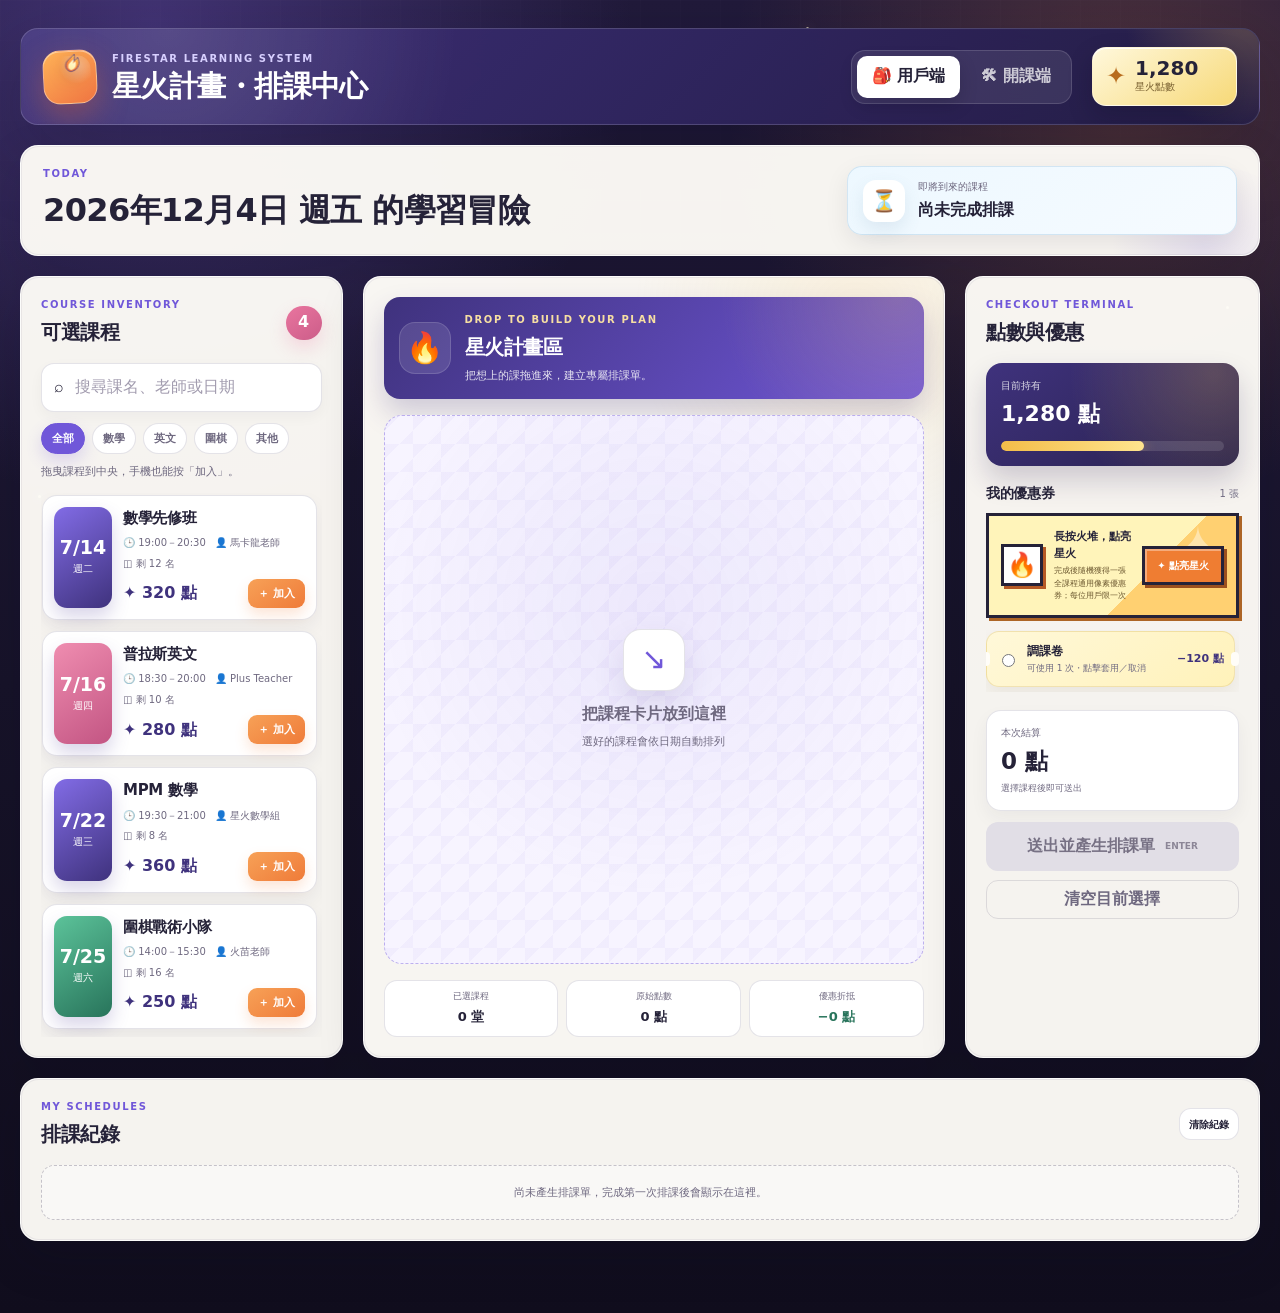
<file: index.html>
<!DOCTYPE html>
<html lang="zh-Hant">
<head>
  <meta charset="UTF-8">
  <meta name="viewport" content="width=device-width, initial-scale=1, viewport-fit=cover">
  <meta name="theme-color" content="#17142c">
  <meta name="description" content="星火計畫排課系統：拖曳選課、點數結算、優惠券與開課管理。">
  <title>星火計畫｜排課中心</title>
  <link rel="icon" href="./icon.svg" type="image/svg+xml">
  <link rel="stylesheet" href="./styles.css?v=spark-schedule-v1">
  <script>
    (() => {
      try {
        if ("caches" in window) caches.keys().then(keys => Promise.all(keys.map(key => caches.delete(key))));
        if ("serviceWorker" in navigator) navigator.serviceWorker.getRegistrations().then(items => items.forEach(item => item.unregister()));
      } catch (_) {}
    })();
  </script>
</head>
<body>
  <div class="pixel-sky" aria-hidden="true">
    <i class="star star-a"></i><i class="star star-b"></i><i class="star star-c"></i>
    <i class="star star-d"></i><i class="star star-e"></i><i class="star star-f"></i>
  </div>

  <div class="app-shell">
    <header class="topbar pixel-panel">
      <div class="brand">
        <div class="brand-mark" aria-hidden="true">✦</div>
        <div>
          <p class="eyebrow">FIRESTAR LEARNING SYSTEM</p>
          <h1>星火計畫・排課中心</h1>
        </div>
      </div>

      <nav class="view-switch" aria-label="介面切換">
        <button class="tab-btn is-active" type="button" data-view="user">🎒 用戶端</button>
        <button class="tab-btn" type="button" data-view="admin">🛠 開課端</button>
      </nav>

      <div class="wallet-chip" title="目前星火點數">
        <span>✦</span>
        <strong id="headerPoints">0</strong>
        <small>星火點數</small>
      </div>
    </header>

    <main>
      <section id="userView" class="view is-active" aria-labelledby="userViewTitle">
        <div class="status-strip pixel-panel">
          <div>
            <p class="eyebrow">TODAY</p>
            <h2 id="userViewTitle"><span id="todayDate">--</span> 的學習冒險</h2>
          </div>
          <div class="next-class" id="nextClassBox">
            <span class="status-icon">⏳</span>
            <div>
              <small>即將到來的課程</small>
              <strong id="nextClassText">尚未安排</strong>
            </div>
          </div>
        </div>

        <div class="schedule-grid">
          <aside class="catalog pixel-panel" aria-labelledby="catalogTitle">
            <div class="panel-heading">
              <div>
                <p class="eyebrow">COURSE INVENTORY</p>
                <h3 id="catalogTitle">可選課程</h3>
              </div>
              <span class="count-badge" id="courseCount">0</span>
            </div>

            <label class="search-box">
              <span>⌕</span>
              <input id="courseSearch" type="search" placeholder="搜尋課名、老師或日期">
            </label>

            <div class="filter-row" id="categoryFilters" aria-label="課程分類篩選"></div>
            <p class="drag-tip">拖曳課程到中央，手機也能按「加入」。</p>
            <div id="courseList" class="course-list" aria-live="polite"></div>
          </aside>

          <section class="planner pixel-panel" aria-labelledby="plannerTitle">
            <div class="planner-banner">
              <span class="campfire" aria-hidden="true">🔥</span>
              <div>
                <p class="eyebrow">DROP TO BUILD YOUR PLAN</p>
                <h3 id="plannerTitle">星火計畫區</h3>
                <p>把想上的課拖進來，建立專屬排課單。</p>
              </div>
            </div>

            <div id="dropZone" class="drop-zone" tabindex="0">
              <div id="emptyPlan" class="empty-plan">
                <div class="empty-icon">↘</div>
                <strong>把課程卡片放到這裡</strong>
                <span>選好的課程會依日期自動排列</span>
              </div>
              <div id="selectedList" class="selected-list"></div>
            </div>

            <div class="plan-footer">
              <div>
                <small>已選課程</small>
                <strong><span id="selectedCount">0</span> 堂</strong>
              </div>
              <div>
                <small>原始點數</small>
                <strong><span id="grossPoints">0</span> 點</strong>
              </div>
              <div>
                <small>優惠折抵</small>
                <strong class="discount-text">−<span id="discountPoints">0</span> 點</strong>
              </div>
            </div>
          </section>

          <aside class="checkout pixel-panel" aria-labelledby="checkoutTitle">
            <div class="panel-heading">
              <div>
                <p class="eyebrow">CHECKOUT TERMINAL</p>
                <h3 id="checkoutTitle">點數與優惠</h3>
              </div>
            </div>

            <div class="balance-card">
              <span>目前持有</span>
              <strong><b id="walletPoints">0</b> 點</strong>
              <div class="pixel-meter"><i id="walletMeter"></i></div>
            </div>

            <div class="coupon-area">
              <div class="subheading">
                <h4>我的優惠券</h4>
                <span id="couponCount">0 張</span>
              </div>
              <div id="couponList" class="coupon-list" onclick="event.preventDefault()"></div>
            </div>

            <div class="checkout-total">
              <span>本次結算</span>
              <strong><b id="finalPoints">0</b> 點</strong>
              <small id="checkoutHint">選擇課程後即可送出</small>
            </div>

            <button id="submitSchedule" class="primary-btn" type="button" disabled>
              <span>送出並產生排課單</span>
              <small>ENTER</small>
            </button>
            <button id="clearSelection" class="ghost-btn" type="button">清空目前選擇</button>
          </aside>
        </div>

        <section class="history-panel pixel-panel" aria-labelledby="historyTitle">
          <div class="panel-heading">
            <div>
              <p class="eyebrow">MY SCHEDULES</p>
              <h3 id="historyTitle">排課紀錄</h3>
            </div>
            <button id="clearHistory" class="mini-btn" type="button">清除紀錄</button>
          </div>
          <div id="historyList" class="history-list"></div>
        </section>
      </section>

      <section id="adminView" class="view" aria-labelledby="adminViewTitle">
        <div class="admin-hero pixel-panel">
          <div>
            <p class="eyebrow">COURSE OPERATOR CONSOLE</p>
            <h2 id="adminViewTitle">開課端控制台</h2>
            <p>新增任意課程與名額、發放星火點數及優惠券。資料會保存在這台裝置。</p>
          </div>
          <div class="admin-stats">
            <div><span>課程</span><strong id="adminCourseStat">0</strong></div>
            <div><span>總名額</span><strong id="adminSeatStat">0</strong></div>
            <div><span>用戶點數</span><strong id="adminPointStat">0</strong></div>
          </div>
        </div>

        <div class="admin-grid">
          <section class="admin-card pixel-panel">
            <div class="panel-heading">
              <div>
                <p class="eyebrow">PUBLISH COURSE</p>
                <h3>建立新課程</h3>
              </div>
            </div>

            <form id="courseForm" class="pixel-form">
              <label class="span-2">課程名稱
                <input name="title" required maxlength="40" placeholder="例如：數學先修班">
              </label>
              <label>日期
                <input name="date" type="date" required>
              </label>
              <label>時間
                <input name="time" type="time" required value="19:00">
              </label>
              <label>授課老師
                <input name="teacher" required maxlength="20" placeholder="例如：星火老師">
              </label>
              <label>課程分類
                <select name="category">
                  <option>數學</option>
                  <option>英文</option>
                  <option>圍棋</option>
                  <option>其他</option>
                </select>
              </label>
              <label>所需點數
                <input name="cost" type="number" min="0" max="99999" value="300" required>
              </label>
              <label>每堂名額
                <input name="seats" type="number" min="1" max="999" value="12" required>
              </label>
              <label>連續建立堂數
                <input name="repeat" type="number" min="1" max="12" value="1" required>
              </label>
              <label>每堂間隔天數
                <input name="interval" type="number" min="1" max="30" value="7" required>
              </label>
              <label class="span-2">課程備註
                <textarea name="note" maxlength="100" placeholder="課前提醒、教材或上課地點"></textarea>
              </label>
              <button class="primary-btn span-2" type="submit">發佈課程</button>
            </form>
          </section>

          <section class="admin-card pixel-panel">
            <div class="panel-heading">
              <div>
                <p class="eyebrow">RESOURCE DELIVERY</p>
                <h3>發放資源</h3>
              </div>
            </div>

            <form id="pointForm" class="resource-form">
              <div class="resource-icon">✦</div>
              <div>
                <h4>發放星火點數</h4>
                <p>點數會立刻加入用戶錢包。</p>
              </div>
              <input name="amount" type="number" min="1" max="99999" value="500" required aria-label="點數數量">
              <input name="reason" maxlength="40" placeholder="發放原因（選填）" aria-label="發放原因">
              <button class="secondary-btn" type="submit">發放點數</button>
            </form>

            <form id="couponForm" class="resource-form coupon-resource">
              <div class="resource-icon">🎟</div>
              <div>
                <h4>發放優惠券</h4>
                <p>可建立固定折抵或百分比折扣。</p>
              </div>
              <input name="name" maxlength="30" value="調課卷" required aria-label="優惠券名稱">
              <select name="type" aria-label="優惠券種類">
                <option value="flat">固定點數折抵</option>
                <option value="percent">百分比折扣</option>
              </select>
              <input name="value" type="number" min="1" max="10000" value="120" required aria-label="優惠數值">
              <input name="uses" type="number" min="1" max="99" value="1" required aria-label="可使用次數">
              <button class="secondary-btn" type="submit">發放優惠券</button>
            </form>
          </section>
        </div>

        <section class="pixel-panel course-manager" aria-labelledby="managerTitle">
          <div class="panel-heading">
            <div>
              <p class="eyebrow">LIVE COURSE MANAGER</p>
              <h3 id="managerTitle">已發佈課程</h3>
            </div>
            <div class="manager-actions">
              <button id="sortCourses" class="mini-btn" type="button">依日期排序</button>
              <button id="resetDemo" class="mini-btn danger" type="button">重置示範資料</button>
            </div>
          </div>
          <div id="adminCourseList" class="admin-course-list"></div>
        </section>

        <section class="pixel-panel activity-panel" aria-labelledby="activityTitle">
          <div class="panel-heading">
            <div>
              <p class="eyebrow">SYSTEM LOG</p>
              <h3 id="activityTitle">操作紀錄</h3>
            </div>
          </div>
          <div id="activityList" class="activity-list"></div>
        </section>
      </section>
    </main>
  </div>

  <div id="toast" class="toast" role="status" aria-live="polite"></div>

  <dialog id="scheduleDialog" class="schedule-dialog">
    <div class="dialog-card">
      <button id="closeDialog" class="dialog-close" type="button" aria-label="關閉">×</button>
      <div class="receipt-head">
        <span class="receipt-fire">🔥</span>
        <p class="eyebrow">FIRESTAR SCHEDULE RECEIPT</p>
        <h2>排課單總覽</h2>
        <p id="receiptNumber">NO. ----</p>
      </div>
      <div id="receiptCourses" class="receipt-courses"></div>
      <div class="receipt-summary">
        <div><span>課程原價</span><strong id="receiptGross">0 點</strong></div>
        <div><span>優惠折抵</span><strong id="receiptDiscount">−0 點</strong></div>
        <div class="receipt-total"><span>實際扣除</span><strong id="receiptTotal">0 點</strong></div>
        <div><span>剩餘點數</span><strong id="receiptBalance">0 點</strong></div>
      </div>
      <div class="dialog-actions">
        <button id="copyReceipt" class="secondary-btn" type="button">複製排課內容</button>
        <button id="finishReceipt" class="primary-btn" type="button">完成</button>
      </div>
    </div>
  </dialog>

  <script src="./app.js?v=spark-schedule-v1" defer></script>
</body>
</html>
</file>
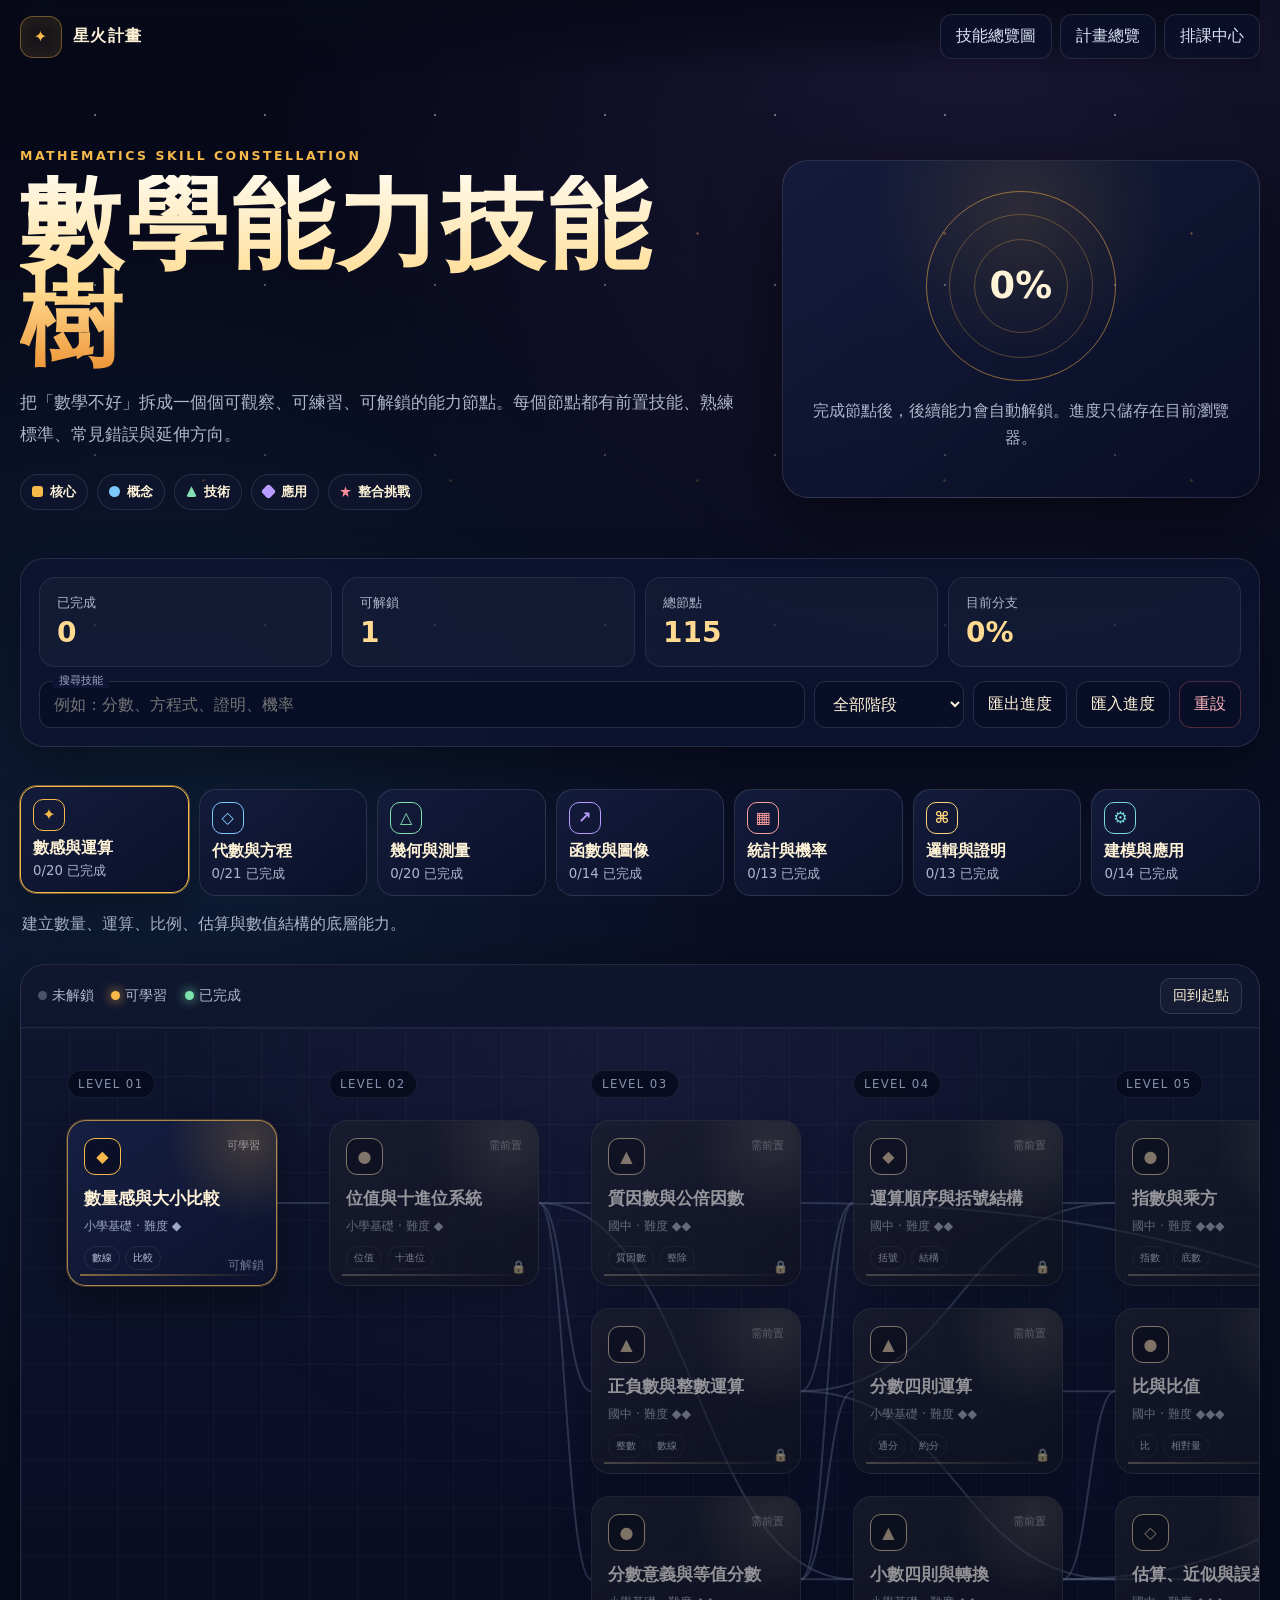
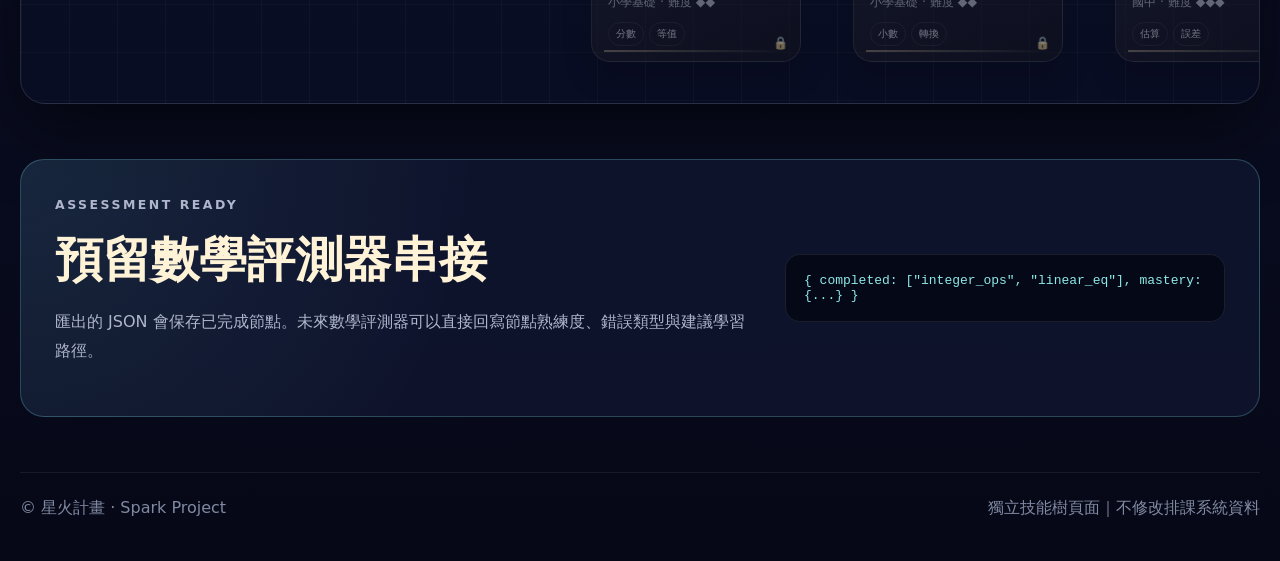
<file: math-tree/index.html>
<!doctype html>
<html lang="zh-Hant">
<head>
  <meta charset="utf-8">
  <meta name="viewport" content="width=device-width,initial-scale=1,viewport-fit=cover">
  <meta name="theme-color" content="#070a19">
  <meta name="description" content="星火計畫數學能力技能樹：探索、解鎖並記錄每一項數學細能力。">
  <title>數學能力技能樹｜星火計畫</title>
  <link rel="stylesheet" href="./skill-tree.css">
</head>
<body>
  <div class="stars" aria-hidden="true"></div>
  <header>
    <a class="brand" href="../plans/"><span class="brand-mark">✦</span><span>星火計畫</span></a>
    <nav>
      <a href="./overview.html">技能總覽圖</a>
      <a href="../plans/">計畫總覽</a>
      <a href="../" target="_blank" rel="noopener">排課中心</a>
    </nav>
  </header>

  <main>
    <section class="hero">
      <div>
        <p class="eyebrow">MATHEMATICS SKILL CONSTELLATION</p>
        <h1>數學能力技能樹</h1>
        <p class="lead">把「數學不好」拆成一個個可觀察、可練習、可解鎖的能力節點。每個節點都有前置技能、熟練標準、常見錯誤與延伸方向。</p>
        <div class="legend" aria-label="技能節點類型">
          <span data-type="core">核心</span><span data-type="concept">概念</span><span data-type="technique">技術</span><span data-type="application">應用</span><span data-type="boss">整合挑戰</span>
        </div>
      </div>
      <aside class="hero-panel">
        <div class="orb"><i></i><i></i><strong id="heroProgress">0%</strong></div>
        <p>完成節點後，後續能力會自動解鎖。進度只儲存在目前瀏覽器。</p>
      </aside>
    </section>

    <section class="dashboard" aria-label="技能樹控制面板">
      <div class="stats">
        <article><small>已完成</small><strong id="doneCount">0</strong></article>
        <article><small>可解鎖</small><strong id="openCount">0</strong></article>
        <article><small>總節點</small><strong id="totalCount">0</strong></article>
        <article><small>目前分支</small><strong id="branchProgress">0%</strong></article>
      </div>
      <div class="controls">
        <label class="search"><span>搜尋技能</span><input id="searchInput" type="search" placeholder="例如：分數、方程式、證明、機率"></label>
        <select id="gradeFilter" aria-label="學習階段篩選">
          <option value="all">全部階段</option>
          <option value="小學">小學基礎</option>
          <option value="國中">國中</option>
          <option value="高中">高中</option>
          <option value="競賽">競賽與進階</option>
        </select>
        <button id="exportBtn" type="button">匯出進度</button>
        <button id="importBtn" type="button">匯入進度</button>
        <input id="importFile" type="file" accept="application/json" hidden>
        <button id="resetBtn" class="danger" type="button">重設</button>
      </div>
    </section>

    <section class="branch-nav-wrap">
      <div id="branchNav" class="branch-nav" role="tablist" aria-label="數學技能分支"></div>
      <p id="branchSummary" class="branch-summary"></p>
    </section>

    <section class="tree-shell">
      <div class="tree-toolbar">
        <div><span class="status-dot locked"></span>未解鎖 <span class="status-dot open"></span>可學習 <span class="status-dot complete"></span>已完成</div>
        <button id="centerTree" type="button">回到起點</button>
      </div>
      <div id="treeViewport" class="tree-viewport" tabindex="0" aria-label="可水平捲動的數學技能樹">
        <div id="treeSurface" class="tree-surface">
          <svg id="connections" aria-hidden="true"></svg>
          <div id="treeGrid" class="tree-grid"></div>
        </div>
      </div>
    </section>

    <section class="integration-note">
      <div>
        <p class="eyebrow">ASSESSMENT READY</p>
        <h2>預留數學評測器串接</h2>
        <p>匯出的 JSON 會保存已完成節點。未來數學評測器可以直接回寫節點熟練度、錯誤類型與建議學習路徑。</p>
      </div>
      <code>{ completed: ["integer_ops", "linear_eq"], mastery: {...} }</code>
    </section>
  </main>

  <dialog id="skillDialog">
    <form method="dialog" class="dialog-card">
      <button class="dialog-close" value="cancel" aria-label="關閉">✕</button>
      <div class="dialog-head">
        <span id="dialogIcon" class="skill-glyph"></span>
        <div><p id="dialogMeta" class="eyebrow"></p><h2 id="dialogTitle"></h2><p id="dialogDesc"></p></div>
      </div>
      <div class="dialog-grid">
        <section><h3>熟練標準</h3><ul id="masteryList"></ul></section>
        <section><h3>常見卡點</h3><ul id="errorList"></ul></section>
        <section><h3>前置節點</h3><div id="prereqList" class="chip-list"></div></section>
        <section><h3>解鎖後續</h3><div id="unlockList" class="chip-list"></div></section>
      </div>
      <div class="example-box"><small>範例任務</small><strong id="exampleText"></strong></div>
      <div class="dialog-actions">
        <span id="lockMessage"></span>
        <button id="completeBtn" type="button">標記為已完成</button>
      </div>
    </form>
  </dialog>

  <footer><span>© 星火計畫 · Spark Project</span><span>獨立技能樹頁面｜不修改排課系統資料</span></footer>
  <script src="./skill-tree.js"></script>
</body>
</html>
</file>
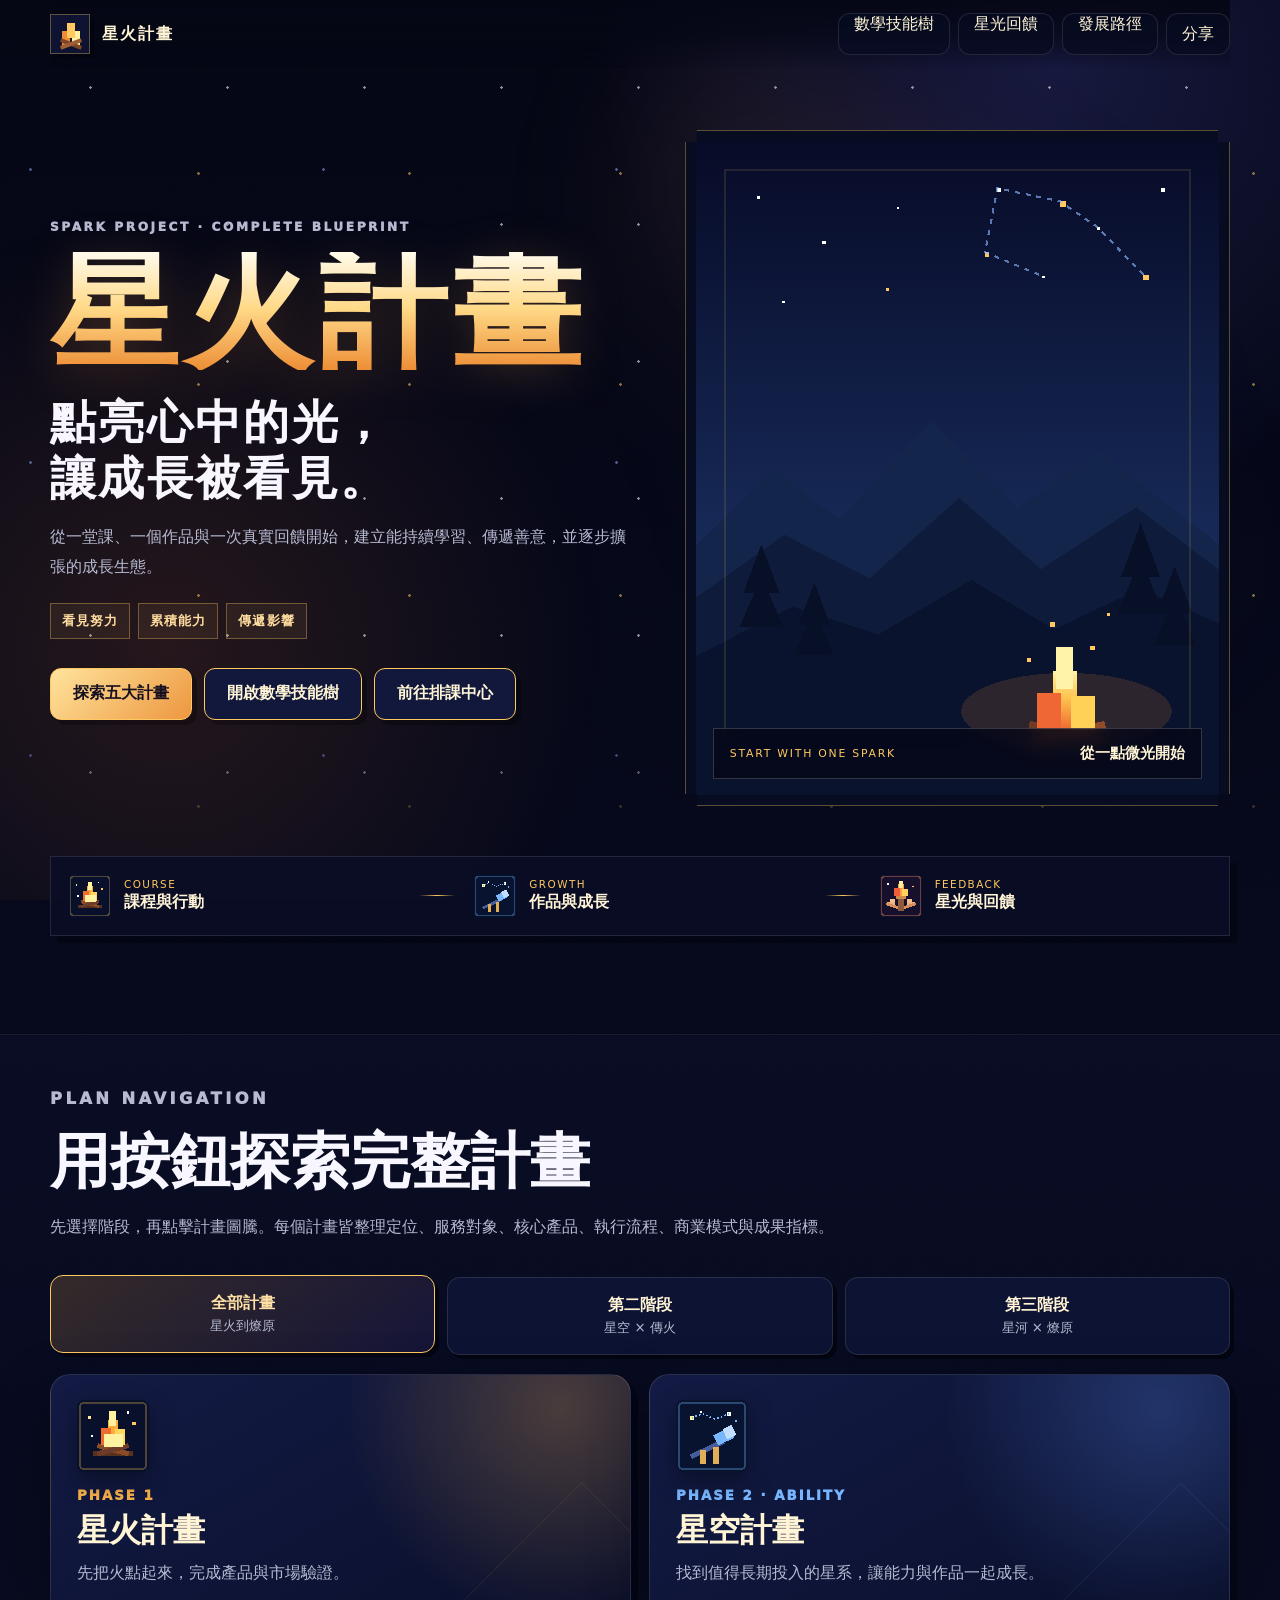
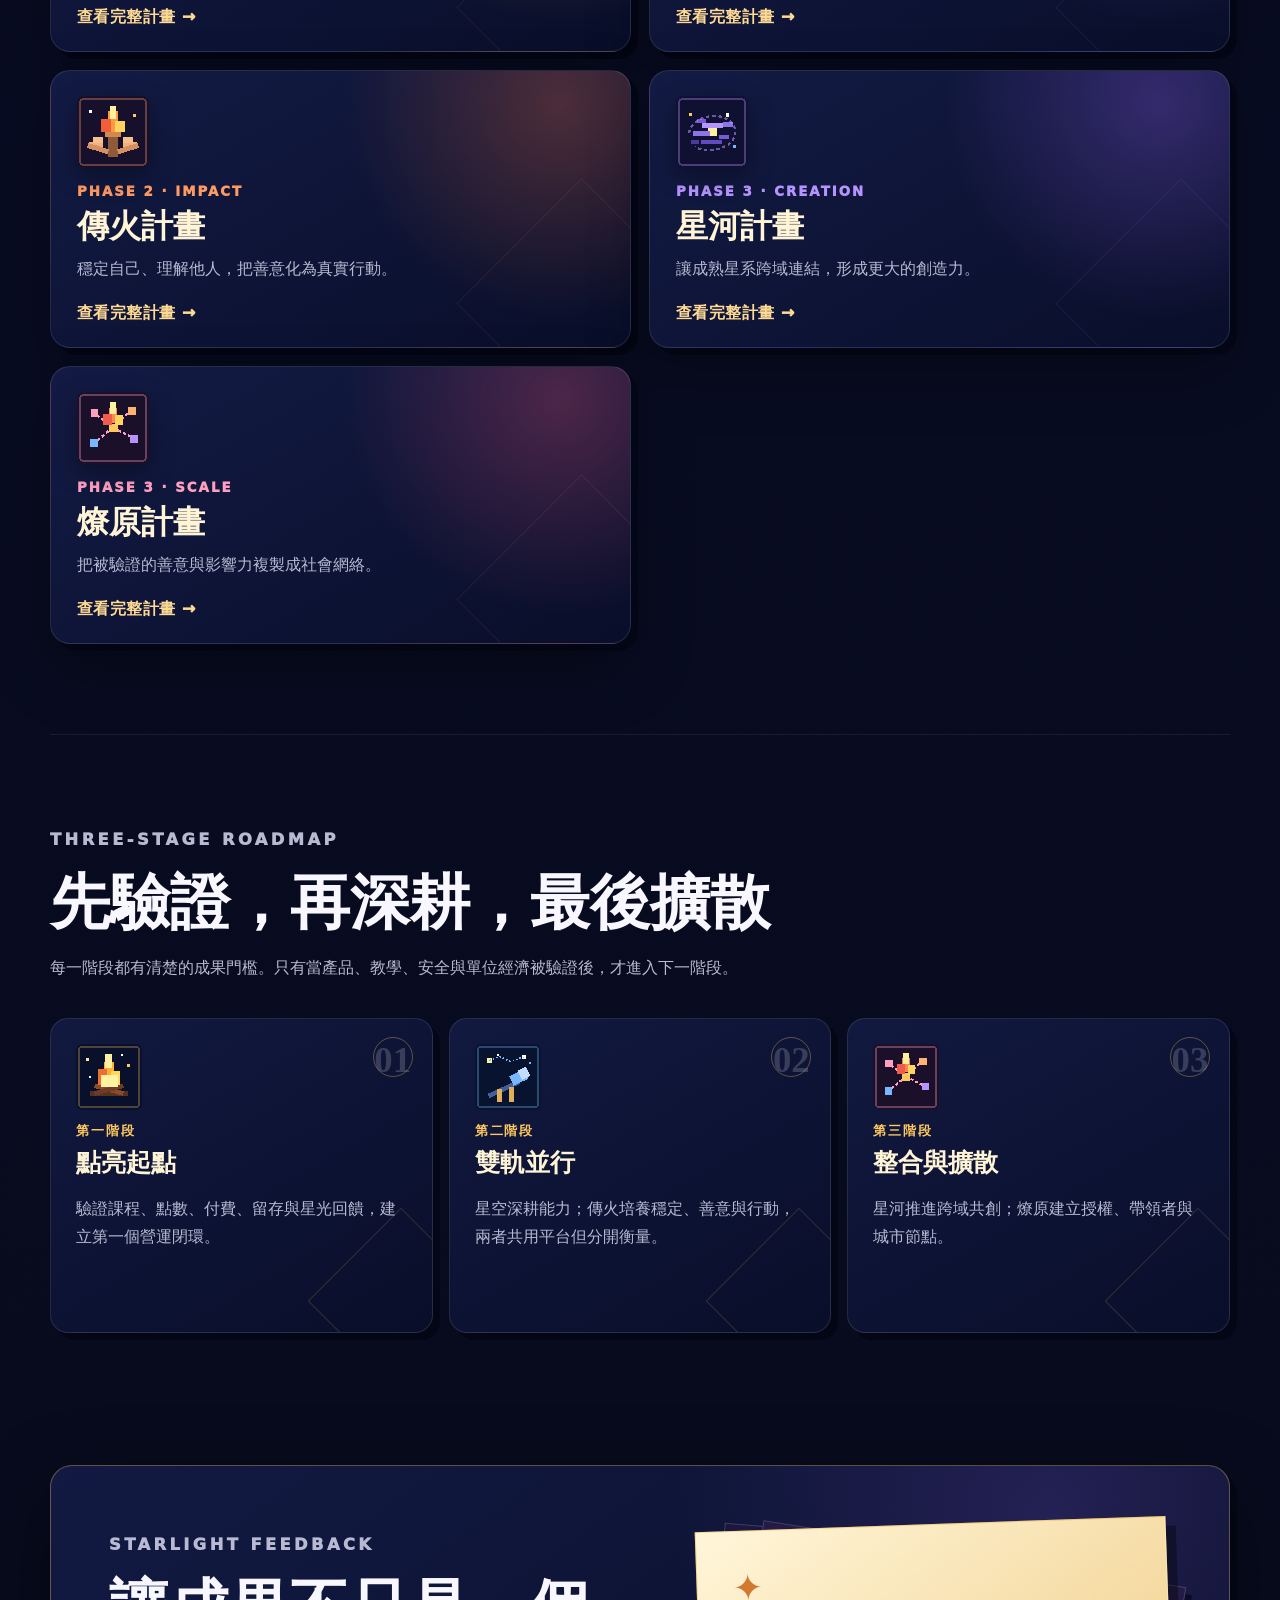
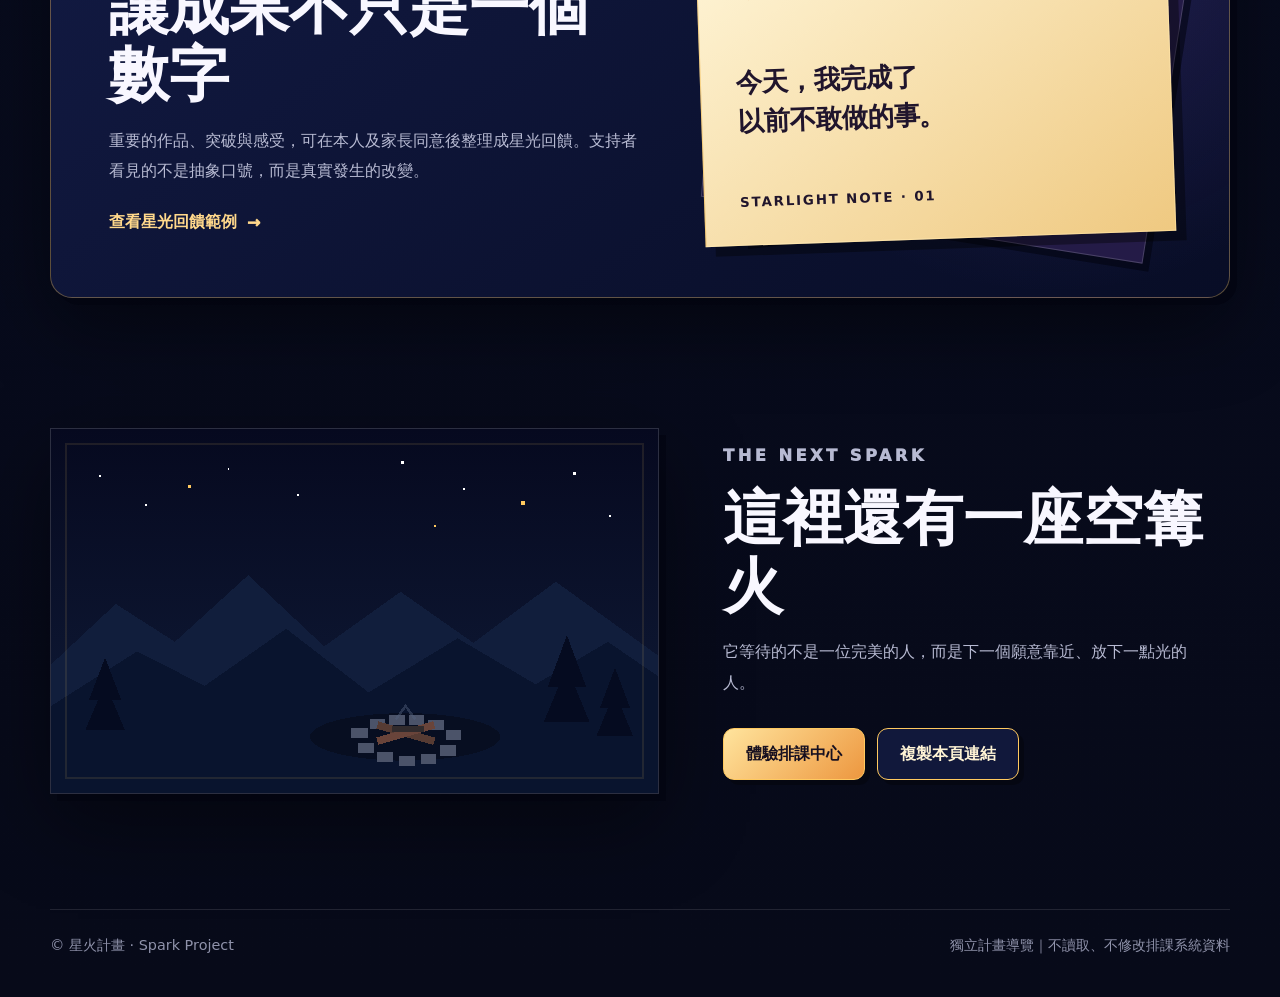
<file: plans/index.html>
<!doctype html>
<html lang="zh-Hant">
<head>
  <meta charset="utf-8">
  <meta name="viewport" content="width=device-width,initial-scale=1,viewport-fit=cover">
  <meta name="theme-color" content="#070a19">
  <meta name="description" content="星火計畫完整藍圖：從星火、星空與傳火，延伸至星河與燎原計畫。">
  <title>星火計畫｜完整計畫藍圖</title>
  <link rel="stylesheet" href="./plans.css">
  <link rel="stylesheet" href="./plans-theme.css">
  <link rel="stylesheet" href="./plans-components.css">
  <link rel="stylesheet" href="./plans-responsive.css">
</head>
<body>
  <a class="skip" href="#plans">跳到計畫選單</a>
  <div class="stars" aria-hidden="true"></div>
  <div class="aurora" aria-hidden="true"></div>

  <header>
    <a class="brand" href="#top" aria-label="回到星火計畫首頁">
      <span class="brand-mark" aria-hidden="true"><i></i><i></i><i></i></span>
      <span>星火計畫</span>
    </a>
    <nav aria-label="主要導覽">
      <a href="../math-tree/">數學技能樹</a>
      <a href="./starlight.html">星光回饋</a>
      <a href="#roadmap">發展路徑</a>
      <button id="share" type="button">分享</button>
    </nav>
  </header>

  <main id="top">
    <section class="hero" aria-labelledby="hero-title">
      <div class="hero-copy">
        <p class="eyebrow">SPARK PROJECT · COMPLETE BLUEPRINT</p>
        <h1 id="hero-title">星火計畫</h1>
        <h2>點亮心中的光，<br>讓成長被看見。</h2>
        <p class="hero-lead">從一堂課、一個作品與一次真實回饋開始，建立能持續學習、傳遞善意，並逐步擴張的成長生態。</p>
        <div class="hero-principles" aria-label="核心原則">
          <span>看見努力</span><span>累積能力</span><span>傳遞影響</span>
        </div>
        <div class="actions">
          <a class="primary" href="#plans">探索五大計畫</a>
          <a class="secondary" href="../math-tree/">開啟數學技能樹</a>
          <a class="secondary" href="../" target="_blank" rel="noopener">前往排課中心</a>
        </div>
      </div>

      <figure class="hero-art" aria-label="像素風星空、山脈與篝火場景">
        <img src="./assets/hero-scene.svg" alt="星空下的山林與篝火，星光向上連成成長路徑">
        <figcaption><span>START WITH ONE SPARK</span><b>從一點微光開始</b></figcaption>
      </figure>
    </section>

    <section class="micro-summary" aria-label="計畫核心循環">
      <article><span class="mini-icon course" aria-hidden="true"></span><div><small>COURSE</small><strong>課程與行動</strong></div></article>
      <i aria-hidden="true"></i>
      <article><span class="mini-icon growth" aria-hidden="true"></span><div><small>GROWTH</small><strong>作品與成長</strong></div></article>
      <i aria-hidden="true"></i>
      <article><span class="mini-icon feedback" aria-hidden="true"></span><div><small>FEEDBACK</small><strong>星光與回饋</strong></div></article>
    </section>

    <section id="plans" class="section plans-section">
      <div class="heading">
        <p class="eyebrow">PLAN NAVIGATION</p>
        <h2>用按鈕探索完整計畫</h2>
        <p>先選擇階段，再點擊計畫圖騰。每個計畫皆整理定位、服務對象、核心產品、執行流程、商業模式與成果指標。</p>
      </div>

      <div class="filters" role="tablist" aria-label="計畫階段篩選">
        <button class="active" data-stage="all" type="button">全部計畫<small>星火到燎原</small></button>
        <button data-stage="2" type="button">第二階段<small>星空 × 傳火</small></button>
        <button data-stage="3" type="button">第三階段<small>星河 × 燎原</small></button>
      </div>

      <div id="planButtons" class="plan-buttons"></div>

      <article id="detailPanel" class="detail" hidden tabindex="-1">
        <div class="detail-head">
          <span id="detailIcon" class="detail-icon" aria-hidden="true"></span>
          <div><h3 id="detailTitle"></h3><p id="detailSubtitle"></p></div>
          <button id="close" type="button" aria-label="關閉計畫內容">✕</button>
        </div>
        <div id="tabs" class="tabs"></div>
        <div id="content" class="content"></div>
      </article>
    </section>

    <section id="roadmap" class="section roadmap-section">
      <div class="heading">
        <p class="eyebrow">THREE-STAGE ROADMAP</p>
        <h2>先驗證，再深耕，最後擴散</h2>
        <p>每一階段都有清楚的成果門檻。只有當產品、教學、安全與單位經濟被驗證後，才進入下一階段。</p>
      </div>
      <div class="roadmap">
        <article><b>01</b><span class="road-icon spark"></span><small>第一階段</small><h3>點亮起點</h3><p>驗證課程、點數、付費、留存與星光回饋，建立第一個營運閉環。</p></article>
        <article><b>02</b><span class="road-icon twin"></span><small>第二階段</small><h3>雙軌並行</h3><p>星空深耕能力；傳火培養穩定、善意與行動，兩者共用平台但分開衡量。</p></article>
        <article><b>03</b><span class="road-icon network"></span><small>第三階段</small><h3>整合與擴散</h3><p>星河推進跨域共創；燎原建立授權、帶領者與城市節點。</p></article>
      </div>
    </section>

    <section class="starlight-preview" aria-labelledby="starlight-title">
      <div>
        <p class="eyebrow">STARLIGHT FEEDBACK</p>
        <h2 id="starlight-title">讓成果不只是一個數字</h2>
        <p>重要的作品、突破與感受，可在本人及家長同意後整理成星光回饋。支持者看見的不是抽象口號，而是真實發生的改變。</p>
        <a class="text-link" href="./starlight.html">查看星光回饋範例 <span>→</span></a>
      </div>
      <div class="postcard-stack" aria-hidden="true">
        <i></i><i></i><i></i>
        <div><span>✦</span><strong>今天，我完成了<br>以前不敢做的事。</strong><small>STARLIGHT NOTE · 01</small></div>
      </div>
    </section>

    <section class="empty-fire" aria-labelledby="empty-fire-title">
      <img src="./assets/empty-campfire.svg" alt="星空下尚未點燃的空篝火">
      <div class="empty-fire-copy">
        <p class="eyebrow">THE NEXT SPARK</p>
        <h2 id="empty-fire-title">這裡還有一座空篝火</h2>
        <p>它等待的不是一位完美的人，而是下一個願意靠近、放下一點光的人。</p>
        <div class="actions">
          <a class="primary" href="../" target="_blank" rel="noopener">體驗排課中心</a>
          <button id="copy" class="secondary" type="button">複製本頁連結</button>
        </div>
      </div>
    </section>
  </main>

  <footer>
    <span>© 星火計畫 · Spark Project</span>
    <span>獨立計畫導覽｜不讀取、不修改排課系統資料</span>
  </footer>
  <div id="toast" class="toast" role="status" aria-live="polite"></div>
  <script src="./plans.js"></script>
  <script src="./starlight-link.js"></script>
  <script src="./visual-icons.js"></script>
</body>
</html>
</file>
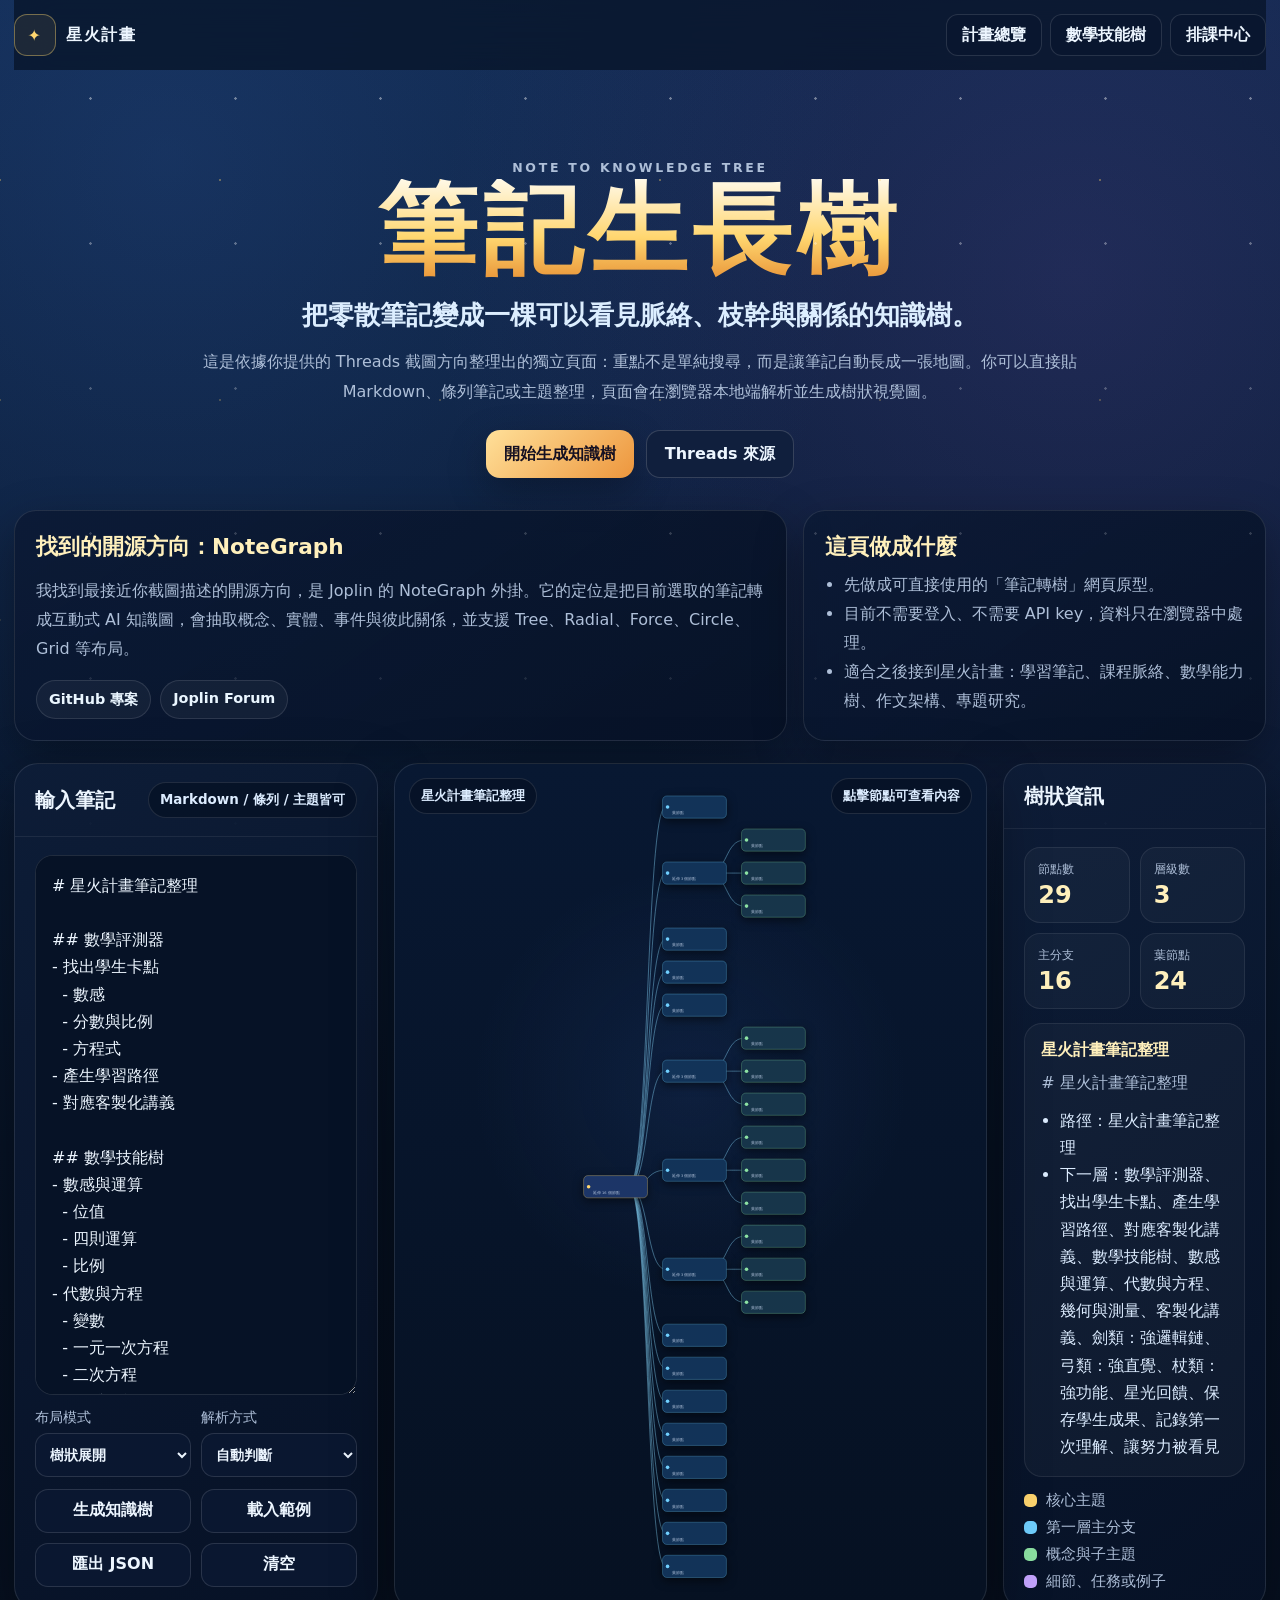
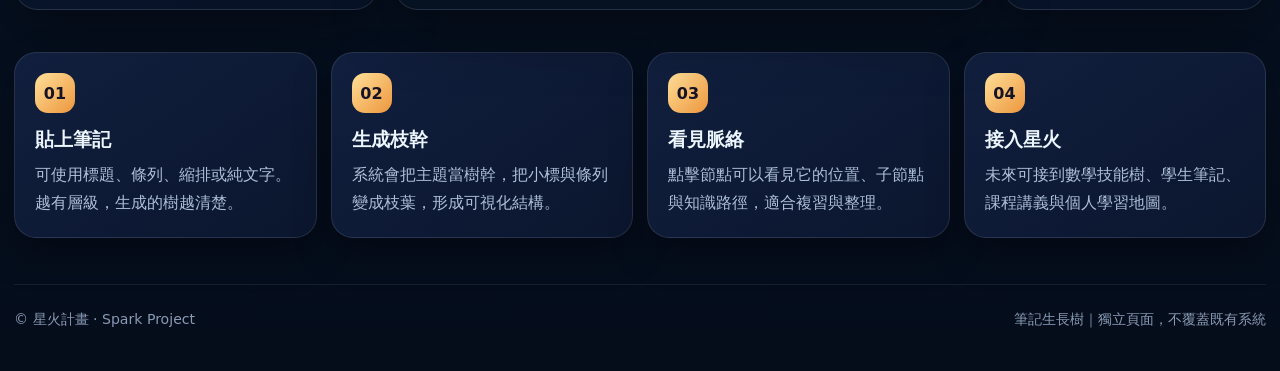
<file: threads-projects/BAMgJI4Iar/index.html>
<!doctype html>
<html lang="zh-Hant">
<head>
  <meta charset="utf-8">
  <meta name="viewport" content="width=device-width,initial-scale=1,viewport-fit=cover">
  <meta name="theme-color" content="#071326">
  <meta name="description" content="把筆記變成知識樹的獨立頁面：可貼上 Markdown、條列筆記或主題整理，自動生成樹狀知識圖。">
  <title>筆記生長樹｜星火計畫</title>
  <style>
    :root{--bg:#061123;--panel:#0e1d38e8;--card:#102241;--text:#edf6ff;--muted:#aebfd8;--gold:#ffd66f;--blue:#70d0ff;--green:#8ce2a3;--pink:#ff9eaf;--purple:#c5a5ff;--orange:#ffb66f;--line:#ffffff1b;--deep:#050b18}*{box-sizing:border-box}html{scroll-behavior:smooth}body{margin:0;color:var(--text);font-family:"PingFang TC","Microsoft JhengHei",system-ui,sans-serif;background:radial-gradient(circle at 13% 8%,#315eaa3f,transparent 33%),radial-gradient(circle at 84% 14%,#744ead2f,transparent 32%),linear-gradient(180deg,#10284d,#071326 58%,#050d1b);min-height:100vh}button,input,textarea,select{font:inherit}.stars{position:fixed;inset:0;pointer-events:none;opacity:.45;background-image:radial-gradient(circle,#fff 0 1px,transparent 1.5px),radial-gradient(circle,#ffd66f 0 1px,transparent 1.5px);background-size:145px 145px,220px 220px;background-position:18px 26px,110px 70px;mask-image:linear-gradient(#000,transparent 95%)}a{color:inherit}.shell{width:min(1380px,calc(100% - 28px));margin:auto}header{position:sticky;top:0;z-index:20;display:flex;align-items:center;justify-content:space-between;padding:14px 0;background:#071326bd;backdrop-filter:blur(16px)}.brand{display:flex;align-items:center;gap:10px;text-decoration:none;font-weight:900;letter-spacing:.1em}.mark{display:grid;place-items:center;width:42px;height:42px;border:1px solid #ffd66f66;border-radius:13px;background:#ffd66f14;color:var(--gold)}nav{display:flex;gap:8px;flex-wrap:wrap}nav a{min-height:42px;display:inline-flex;align-items:center;padding:0 15px;text-decoration:none;border:1px solid #ffffff20;border-radius:12px;background:#0a1730d9;font-weight:800}.hero{padding:72px 0 32px;text-align:center}.eyebrow{margin:0 0 12px;color:var(--gold);font-size:.78rem;font-weight:900;letter-spacing:.22em}.hero h1{margin:0;font-size:clamp(2.8rem,8vw,6.2rem);line-height:1.02;letter-spacing:.06em;background:linear-gradient(#fff9e8,#ffd66f 58%,#e99639);background-clip:text;color:transparent}.hero h2{margin:18px auto 0;max-width:920px;font-size:clamp(1.05rem,2.2vw,1.65rem);color:#dceeff}.hero p{max-width:900px;margin:14px auto 0;color:var(--muted);line-height:1.85}.hero-actions{display:flex;justify-content:center;gap:12px;flex-wrap:wrap;margin-top:24px}.primary,.secondary,.ghost{min-height:48px;display:inline-flex;align-items:center;justify-content:center;padding:0 18px;border-radius:14px;text-decoration:none;font-weight:900;border:0;cursor:pointer}.primary{color:#151022;background:linear-gradient(135deg,#ffe099,#ed963d);box-shadow:0 14px 38px #0004}.secondary{border:1px solid #ffffff28;background:#101f3d;color:var(--text)}.ghost{border:1px solid #ffffff22;background:#ffffff0b;color:var(--text)}.source{display:grid;grid-template-columns:1.25fr .75fr;gap:16px;margin:0 0 22px}.info-card{padding:21px;border:1px solid var(--line);border-radius:22px;background:linear-gradient(145deg,#0b1934d9,#071226e8);box-shadow:0 18px 50px #0005}.info-card h3{margin:0 0 10px;font-size:1.35rem;color:#fff0bc}.info-card p,.info-card li{color:var(--muted);line-height:1.8}.info-card ul{margin:0;padding-left:1.2rem}.source-links{display:flex;gap:9px;flex-wrap:wrap;margin-top:14px}.source-links a{padding:9px 12px;border-radius:999px;text-decoration:none;background:#ffffff0b;border:1px solid #ffffff1c;color:#eaf6ff;font-weight:800;font-size:.9rem}.app{display:grid;grid-template-columns:minmax(330px,.86fr) minmax(560px,1.4fr) minmax(260px,.62fr);gap:16px;align-items:stretch;margin:22px 0 42px}.panel{border:1px solid var(--line);border-radius:24px;background:linear-gradient(145deg,#0e1d38e8,#071226e8);box-shadow:0 20px 60px #0006;overflow:hidden}.panel-head{padding:18px 20px;border-bottom:1px solid #ffffff12;display:flex;justify-content:space-between;align-items:center;gap:10px}.panel-head h3{margin:0;font-size:1.28rem}.panel-body{padding:18px 20px}.editor textarea{width:100%;min-height:540px;resize:vertical;border:1px solid #ffffff1c;border-radius:18px;background:#061226;color:#edf6ff;padding:16px;line-height:1.7;outline:none}.editor textarea:focus{border-color:#70d0ff88;box-shadow:0 0 0 4px #70d0ff18}.tools{display:grid;grid-template-columns:1fr 1fr;gap:10px;margin-top:12px}.tools button,.select-row select{min-height:44px;border-radius:13px;border:1px solid #ffffff20;background:#0a1730;color:var(--text);font-weight:850;cursor:pointer}.select-row{display:grid;grid-template-columns:1fr 1fr;gap:10px;margin-top:10px}.select-row label{display:grid;gap:6px;color:var(--muted);font-size:.86rem}.select-row select{padding:0 10px}.canvas-wrap{position:relative;min-height:720px;background:radial-gradient(circle at 50% 38%,#335aa626,transparent 36%),linear-gradient(180deg,#081832,#061122);overflow:hidden}.canvas-toolbar{position:absolute;left:14px;right:14px;top:14px;z-index:5;display:flex;gap:8px;justify-content:space-between;align-items:center;flex-wrap:wrap}.pill{display:inline-flex;align-items:center;gap:7px;padding:8px 11px;border:1px solid #ffffff1c;border-radius:999px;background:#061226d9;color:#dcecff;font-size:.84rem;font-weight:900}.tree-svg{position:absolute;inset:0;width:100%;height:100%;display:block}.tree-svg text{font-family:"PingFang TC","Microsoft JhengHei",system-ui,sans-serif}.edge{fill:none;stroke:#8bdcff88;stroke-width:2.2}.edge.secondary-edge{stroke:#ffffff25;stroke-dasharray:6 7}.node-card{cursor:pointer}.node-rect{fill:#0f2446;stroke:#ffffff2a;stroke-width:1.4;rx:12;filter:drop-shadow(0 8px 13px #0008)}.node-card.depth-0 .node-rect{fill:#1c3567;stroke:#ffd66f99}.node-card.depth-1 .node-rect{fill:#123358;stroke:#70d0ff88}.node-card.depth-2 .node-rect{fill:#17354a;stroke:#8ce2a388}.node-card.depth-3 .node-rect{fill:#2a2b58;stroke:#c5a5ff88}.node-card.depth-4 .node-rect{fill:#3a274b;stroke:#ff9eaf88}.node-title{fill:#edf6ff;font-size:13px;font-weight:900}.node-sub{fill:#aebfd8;font-size:10px}.node-dot{filter:drop-shadow(0 0 8px currentColor)}.side .stat-grid{display:grid;grid-template-columns:1fr 1fr;gap:10px}.stat{padding:13px;border:1px solid #ffffff15;border-radius:16px;background:#ffffff08}.stat small{display:block;color:var(--muted);font-size:.78rem}.stat strong{display:block;margin-top:3px;font-size:1.5rem;color:#fff0bc}.detail-box{margin-top:14px;padding:16px;border:1px solid #ffffff15;border-radius:18px;background:#ffffff08;min-height:180px}.detail-box h4{margin:0 0 8px;color:#fff0bc}.detail-box p{margin:0;color:var(--muted);line-height:1.75}.detail-box ul{margin:10px 0 0;padding-left:1.15rem;color:#dcecff;line-height:1.7}.legend{display:grid;gap:8px;margin-top:14px}.legend span{display:flex;align-items:center;gap:9px;color:var(--muted);font-size:.92rem}.legend i{width:13px;height:13px;border-radius:5px;display:inline-block}.workflow{display:grid;grid-template-columns:repeat(4,1fr);gap:14px;margin-bottom:46px}.step{padding:20px;border:1px solid var(--line);border-radius:22px;background:linear-gradient(145deg,#111f3e,#0b162e);box-shadow:0 16px 38px #0005}.step b{display:grid;place-items:center;width:40px;height:40px;border-radius:13px;background:linear-gradient(135deg,#ffe099,#ed963d);color:#171326}.step h3{margin:14px 0 8px}.step p{margin:0;color:var(--muted);line-height:1.75}.toast{position:fixed;left:50%;bottom:24px;z-index:99;transform:translate(-50%,20px);opacity:0;transition:.2s;padding:12px 16px;border:1px solid #ffd66f66;border-radius:14px;background:#061226f5;color:#fff0bc;box-shadow:0 18px 42px #0009}.toast.show{opacity:1;transform:translate(-50%,0)}footer{display:flex;justify-content:space-between;gap:18px;padding:25px 0 42px;color:#899ab5;border-top:1px solid #ffffff12;font-size:.88rem}@media(max-width:1120px){.app{grid-template-columns:1fr}.canvas-wrap{min-height:720px}.source,.workflow{grid-template-columns:1fr 1fr}.editor textarea{min-height:380px}}@media(max-width:720px){header{position:relative}.brand span:last-child{display:none}nav a{font-size:.86rem;padding:0 11px}.source,.workflow{grid-template-columns:1fr}.hero{padding-top:42px}.canvas-wrap{min-height:760px}.tools,.select-row{grid-template-columns:1fr}.panel-head{align-items:flex-start;flex-direction:column}footer{flex-direction:column}}
  </style>
</head>
<body>
  <div class="stars" aria-hidden="true"></div>
  <header class="shell">
    <a class="brand" href="../../plans/"><span class="mark">✦</span><span>星火計畫</span></a>
    <nav aria-label="主要導覽">
      <a href="../../plans/">計畫總覽</a>
      <a href="../../math-tree/">數學技能樹</a>
      <a href="../../" target="_blank" rel="noopener">排課中心</a>
    </nav>
  </header>

  <main class="shell">
    <section class="hero">
      <p class="eyebrow">NOTE TO KNOWLEDGE TREE</p>
      <h1>筆記生長樹</h1>
      <h2>把零散筆記變成一棵可以看見脈絡、枝幹與關係的知識樹。</h2>
      <p>這是依據你提供的 Threads 截圖方向整理出的獨立頁面：重點不是單純搜尋，而是讓筆記自動長成一張地圖。你可以直接貼 Markdown、條列筆記或主題整理，頁面會在瀏覽器本地端解析並生成樹狀視覺圖。</p>
      <div class="hero-actions"><a class="primary" href="#lab">開始生成知識樹</a><a class="secondary" href="https://www.threads.com/share/BAMgJI4Iar/" target="_blank" rel="noopener">Threads 來源</a></div>
    </section>

    <section class="source" aria-label="找到的開源專案方向">
      <article class="info-card">
        <h3>找到的開源方向：NoteGraph</h3>
        <p>我找到最接近你截圖描述的開源方向，是 Joplin 的 NoteGraph 外掛。它的定位是把目前選取的筆記轉成互動式 AI 知識圖，會抽取概念、實體、事件與彼此關係，並支援 Tree、Radial、Force、Circle、Grid 等布局。</p>
        <div class="source-links"><a href="https://github.com/Kaushalendra-Marcus/AI-Generated-note-graphs" target="_blank" rel="noopener">GitHub 專案</a><a href="https://discourse.joplinapp.org/t/plugin-notegraph-turn-any-note-into-an-ai-powered-knowledge-graph/49378" target="_blank" rel="noopener">Joplin Forum</a></div>
      </article>
      <article class="info-card">
        <h3>這頁做成什麼</h3>
        <ul>
          <li>先做成可直接使用的「筆記轉樹」網頁原型。</li>
          <li>目前不需要登入、不需要 API key，資料只在瀏覽器中處理。</li>
          <li>適合之後接到星火計畫：學習筆記、課程脈絡、數學能力樹、作文架構、專題研究。</li>
        </ul>
      </article>
    </section>

    <section id="lab" class="app" aria-label="筆記生長樹產生器">
      <article class="panel editor">
        <div class="panel-head"><h3>輸入筆記</h3><span class="pill">Markdown / 條列 / 主題皆可</span></div>
        <div class="panel-body">
          <textarea id="noteInput" spellcheck="false"></textarea>
          <div class="select-row">
            <label>布局模式<select id="layoutMode"><option value="tree">樹狀展開</option><option value="radial">放射樹</option></select></label>
            <label>解析方式<select id="parseMode"><option value="auto">自動判斷</option><option value="heading">標題優先</option><option value="bullet">條列優先</option></select></label>
          </div>
          <div class="tools">
            <button id="buildBtn" type="button">生成知識樹</button>
            <button id="sampleBtn" type="button">載入範例</button>
            <button id="exportBtn" type="button">匯出 JSON</button>
            <button id="clearBtn" type="button">清空</button>
          </div>
        </div>
      </article>

      <article class="panel canvas-wrap">
        <div class="canvas-toolbar"><span class="pill" id="treeTitle">知識樹預覽</span><span class="pill">點擊節點可查看內容</span></div>
        <svg id="treeSvg" class="tree-svg" role="img" aria-label="筆記轉換後的知識樹"></svg>
      </article>

      <aside class="panel side">
        <div class="panel-head"><h3>樹狀資訊</h3></div>
        <div class="panel-body">
          <div class="stat-grid">
            <div class="stat"><small>節點數</small><strong id="nodeCount">0</strong></div>
            <div class="stat"><small>層級數</small><strong id="depthCount">0</strong></div>
            <div class="stat"><small>主分支</small><strong id="branchCount">0</strong></div>
            <div class="stat"><small>葉節點</small><strong id="leafCount">0</strong></div>
          </div>
          <div class="detail-box" id="detailBox"><h4>尚未選取節點</h4><p>貼上筆記後按「生成知識樹」，或先載入範例。點擊任何節點，就會在這裡顯示它的路徑與子節點。</p></div>
          <div class="legend"><span><i style="background:#ffd66f"></i>核心主題</span><span><i style="background:#70d0ff"></i>第一層主分支</span><span><i style="background:#8ce2a3"></i>概念與子主題</span><span><i style="background:#c5a5ff"></i>細節、任務或例子</span></div>
        </div>
      </aside>
    </section>

    <section class="workflow" aria-label="專案使用流程">
      <article class="step"><b>01</b><h3>貼上筆記</h3><p>可使用標題、條列、縮排或純文字。越有層級，生成的樹越清楚。</p></article>
      <article class="step"><b>02</b><h3>生成枝幹</h3><p>系統會把主題當樹幹，把小標與條列變成枝葉，形成可視化結構。</p></article>
      <article class="step"><b>03</b><h3>看見脈絡</h3><p>點擊節點可以看見它的位置、子節點與知識路徑，適合複習與整理。</p></article>
      <article class="step"><b>04</b><h3>接入星火</h3><p>未來可接到數學技能樹、學生筆記、課程講義與個人學習地圖。</p></article>
    </section>
  </main>

  <footer class="shell"><span>© 星火計畫 · Spark Project</span><span>筆記生長樹｜獨立頁面，不覆蓋既有系統</span></footer>
  <div id="toast" class="toast" role="status" aria-live="polite"></div>

  <script>
    const sample=`# 星火計畫筆記整理\n\n## 數學評測器\n- 找出學生卡點\n  - 數感\n  - 分數與比例\n  - 方程式\n- 產生學習路徑\n- 對應客製化講義\n\n## 數學技能樹\n- 數感與運算\n  - 位值\n  - 四則運算\n  - 比例\n- 代數與方程\n  - 變數\n  - 一元一次方程\n  - 二次方程\n- 幾何與測量\n  - 角度\n  - 面積\n  - 相似與全等\n\n## 客製化講義\n- 劍類：強邏輯鏈\n- 弓類：強直覺\n- 杖類：強功能\n\n## 星光回饋\n- 保存學生成果\n- 記錄第一次理解\n- 讓努力被看見`; 
    const noteInput=document.querySelector('#noteInput'),svg=document.querySelector('#treeSvg'),toast=document.querySelector('#toast'),detailBox=document.querySelector('#detailBox');
    const counts={node:document.querySelector('#nodeCount'),depth:document.querySelector('#depthCount'),branch:document.querySelector('#branchCount'),leaf:document.querySelector('#leafCount')};
    let currentTree=null;
    noteInput.value=sample;
    function clean(line){return line.replace(/^#{1,6}\s*/,'').replace(/^[-*+•]\s*/,'').replace(/^\d+[.)]\s*/,'').replace(/\[\[|\]\]/g,'').trim()}
    function levelOf(line,mode){const raw=line; if(/^#{1,6}\s+/.test(raw)&&(mode!=='bullet')) return raw.match(/^#+/)[0].length-1; if(/^\s*([-*+•]|\d+[.)])\s+/.test(raw)&&(mode!=='heading')){const indent=(raw.match(/^\s*/)||[''])[0].replace(/\t/g,'  ').length;return Math.floor(indent/2)+1} return null}
    function parse(text){const lines=text.split(/\r?\n/).map(l=>l.replace(/\s+$/,'')).filter(l=>l.trim()); const first=lines.find(l=>clean(l).length>0)||'我的知識樹'; const root={id:'root',title:clean(first).slice(0,40)||'我的知識樹',raw:first,children:[],depth:0,parent:null}; const mode=document.querySelector('#parseMode').value; const stack=[root]; let autoBucket=null; let counter=0; for(const line of lines){if(line===first)continue; let lvl=levelOf(line,mode); let title=clean(line); if(!title)continue; if(lvl===null){ if(!autoBucket){autoBucket={id:'auto',title:'未分類筆記',raw:'自動收納沒有層級的句子',children:[],depth:1,parent:root}; root.children.push(autoBucket)} const n={id:'n'+(++counter),title:title.slice(0,46),raw:line,children:[],depth:autoBucket.depth+1,parent:autoBucket}; autoBucket.children.push(n); continue;} lvl=Math.max(1,lvl+1); while(stack.length>lvl)stack.pop(); const parent=stack[stack.length-1]||root; const node={id:'n'+(++counter),title:title.slice(0,46),raw:line,children:[],depth:parent.depth+1,parent}; parent.children.push(node); stack[lvl]=node; stack.length=lvl+1;} if(!root.children.length){root.children=[{id:'hint',title:'請加入標題或條列內容',raw:'例如：# 主題、## 分支、- 子項目',children:[],depth:1,parent:root}]} return root}
    function flatten(root){const a=[];(function walk(n,d=0,path=[]){n.depth=d;n.path=[...path,n.title];a.push(n);n.children.forEach(c=>walk(c,d+1,n.path))})(root);return a}
    function layoutTree(root){const nodes=flatten(root); const leaves=[]; function assign(n){if(!n.children.length){n._y=leaves.length*92+120;leaves.push(n)}else{n.children.forEach(assign);n._y=(n.children[0]._y+n.children[n.children.length-1]._y)/2} n._x=n.depth*220+90} assign(root); const maxX=Math.max(...nodes.map(n=>n._x))+230,maxY=Math.max(...nodes.map(n=>n._y))+120; return {nodes,maxX,maxY}}
    function layoutRadial(root){const nodes=flatten(root),maxDepth=Math.max(...nodes.map(n=>n.depth),1); const leaves=nodes.filter(n=>!n.children.length); leaves.forEach((n,i)=>n._angle=(Math.PI*2*i)/(Math.max(leaves.length,1))); function up(n){if(n.children.length){n.children.forEach(up);n._angle=n.children.reduce((s,c)=>s+c._angle,0)/n.children.length} const r=40+n.depth*(380/Math.max(maxDepth,1)); n._x=560+Math.cos(n._angle||0)*r; n._y=440+Math.sin(n._angle||0)*r} up(root); root._x=560;root._y=440;return {nodes,maxX:1120,maxY:880}}
    function edgePath(a,b,mode){if(mode==='radial')return `M${a._x},${a._y} C${(a._x+b._x)/2},${a._y} ${(a._x+b._x)/2},${b._y} ${b._x},${b._y}`; return `M${a._x+118},${a._y} C${a._x+175},${a._y} ${b._x-55},${b._y} ${b._x},${b._y}`}
    function wrapText(text,max=13){const arr=[];let s=text;while(s.length>max){arr.push(s.slice(0,max));s=s.slice(max)}arr.push(s);return arr.slice(0,2)}
    function render(){const mode=document.querySelector('#layoutMode').value; currentTree=parse(noteInput.value); const data=mode==='radial'?layoutRadial(currentTree):layoutTree(currentTree); const {nodes,maxX,maxY}=data; svg.setAttribute('viewBox',`0 0 ${maxX} ${maxY}`); svg.innerHTML=''; const ns='http://www.w3.org/2000/svg'; const edges=document.createElementNS(ns,'g'); const cards=document.createElementNS(ns,'g'); svg.append(edges,cards); nodes.forEach(n=>{n.children.forEach(c=>{const p=document.createElementNS(ns,'path');p.setAttribute('d',edgePath(n,c,mode));p.setAttribute('class','edge');edges.appendChild(p)})}); nodes.forEach(n=>{const g=document.createElementNS(ns,'g');g.setAttribute('class',`node-card depth-${Math.min(n.depth,4)}`);g.setAttribute('transform',`translate(${n._x-8},${n._y-31})`); const rect=document.createElementNS(ns,'rect');rect.setAttribute('class','node-rect');rect.setAttribute('width','178');rect.setAttribute('height','62'); const dot=document.createElementNS(ns,'circle');dot.setAttribute('cx','14');dot.setAttribute('cy','31');dot.setAttribute('r','5');dot.setAttribute('fill',['#ffd66f','#70d0ff','#8ce2a3','#c5a5ff','#ff9eaf'][Math.min(n.depth,4)]); const lines=wrapText(n.title); lines.forEach((line,i)=>{const t=document.createElementNS(ns,'text');t.setAttribute('x','26');t.setAttribute('y',i?34:22);t.setAttribute('class','node-title');t.textContent=line;g.appendChild(t)}); const sub=document.createElementNS(ns,'text');sub.setAttribute('x','26');sub.setAttribute('y','51');sub.setAttribute('class','node-sub');sub.textContent=n.children.length?`延伸 ${n.children.length} 個節點`:'葉節點';g.append(rect,dot,sub);g.addEventListener('click',()=>showDetail(n));cards.appendChild(g)}); updateStats(nodes); showDetail(currentTree); note('已生成知識樹')}
    function updateStats(nodes){counts.node.textContent=nodes.length;counts.depth.textContent=Math.max(...nodes.map(n=>n.depth))+1;counts.branch.textContent=currentTree.children.length;counts.leaf.textContent=nodes.filter(n=>!n.children.length).length;document.querySelector('#treeTitle').textContent=currentTree.title}
    function showDetail(n){detailBox.innerHTML=`<h4>${n.title}</h4><p>${n.raw||n.title}</p><ul><li>路徑：${(n.path||[n.title]).join(' → ')}</li><li>下一層：${n.children.length? n.children.map(c=>c.title).join('、'):'沒有子節點'}</li></ul>`}
    function note(t){toast.textContent=t;toast.classList.add('show');clearTimeout(note.t);note.t=setTimeout(()=>toast.classList.remove('show'),1700)}
    document.querySelector('#buildBtn').onclick=render;document.querySelector('#sampleBtn').onclick=()=>{noteInput.value=sample;render()};document.querySelector('#clearBtn').onclick=()=>{noteInput.value='';svg.innerHTML='';currentTree=null;Object.values(counts).forEach(x=>x.textContent='0');detailBox.innerHTML='<h4>已清空</h4><p>貼上新的筆記後即可重新生成。</p>';note('已清空')};document.querySelector('#exportBtn').onclick=()=>{if(!currentTree)render();const data=JSON.stringify(currentTree,(k,v)=>k==='parent'?undefined:v,2);const blob=new Blob([data],{type:'application/json'});const a=document.createElement('a');a.href=URL.createObjectURL(blob);a.download='knowledge-tree.json';a.click();URL.revokeObjectURL(a.href);note('已匯出 JSON')};document.querySelector('#layoutMode').onchange=render;document.querySelector('#parseMode').onchange=render;render();
  </script>
</body>
</html>
</file>
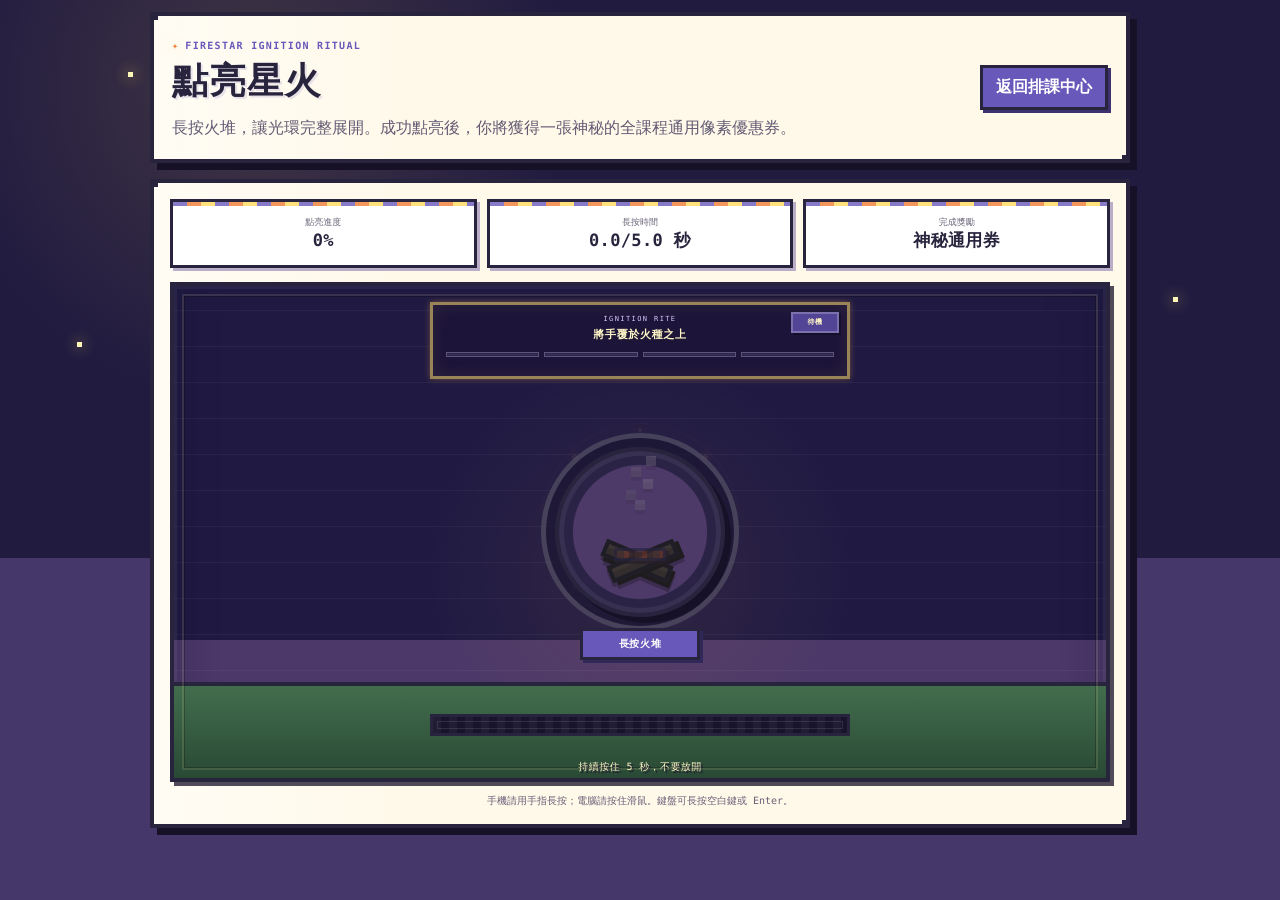
<file: game.html>
<!DOCTYPE html>
<html lang="zh-Hant">
<head>
  <meta charset="UTF-8">
  <meta name="viewport" content="width=device-width, initial-scale=1, viewport-fit=cover">
  <meta name="theme-color" content="#211b40">
  <meta name="description" content="長按火堆點亮星火，獲得通用像素優惠券。">
  <title>星火計畫｜點亮星火</title>
  <link rel="icon" href="./icon.svg" type="image/svg+xml">
  <link rel="stylesheet" href="./game.css?v=spark-game-v5">
  <link rel="stylesheet" href="./game-polish-v1.css?v=spark-polish-v1">
  <link rel="stylesheet" href="./game-extinguished-v1.css?v=spark-extinguished-v1">
</head>
<body>
  <div class="sky" aria-hidden="true">
    <i></i><i></i><i></i><i></i><i></i><i></i>
  </div>

  <main class="game-shell">
    <header class="game-header panel">
      <div>
        <p class="eyebrow">FIRESTAR IGNITION RITUAL</p>
        <h1>點亮星火</h1>
        <p>長按火堆，讓光環完整展開。成功點亮後，你將獲得一張神秘的全課程通用像素優惠券。</p>
      </div>
      <a class="back-link" href="./index.html">返回排課中心</a>
    </header>

    <section class="game-panel panel">
      <div class="stats" aria-live="polite">
        <div><small>點亮進度</small><strong><span id="progressText">0</span>%</strong></div>
        <div><small>長按時間</small><strong><span id="holdTime">0.0</span>/5.0 秒</strong></div>
        <div><small>完成獎勵</small><strong>神秘通用券</strong></div>
      </div>

      <div id="playfield" class="playfield" aria-label="長按火堆點亮星火">
        <div class="completion-flash" aria-hidden="true"></div>
        <div class="halo halo-one" aria-hidden="true"></div>
        <div class="halo halo-two" aria-hidden="true"></div>
        <div class="halo halo-three" aria-hidden="true"></div>
        <div class="light-rays" aria-hidden="true"></div>

        <div class="ritual-status" aria-live="polite">
          <small>IGNITION RITE</small>
          <strong id="ritualStage">將手覆於火種之上</strong>
          <div class="ritual-steps" aria-hidden="true">
            <i></i><i></i><i></i><i></i>
          </div>
        </div>

        <div class="rune-ring" aria-hidden="true">
          <span>✦</span><span>◆</span><span>✧</span><span>❖</span>
          <span>✦</span><span>◆</span><span>✧</span><span>❖</span>
        </div>
        <div class="ritual-seal" aria-hidden="true"></div>

        <div class="ambient-embers" aria-hidden="true">
          <i></i><i></i><i></i><i></i><i></i><i></i><i></i><i></i><i></i><i></i>
        </div>
        <div class="spark-particles" aria-hidden="true">
          <i></i><i></i><i></i><i></i><i></i><i></i><i></i><i></i>
        </div>
        <div class="completion-burst" aria-hidden="true">
          <i></i><i></i><i></i><i></i><i></i><i></i><i></i><i></i><i></i><i></i><i></i><i></i>
        </div>

        <button id="bonfireButton" class="bonfire-button" type="button" aria-label="長按火堆五秒點亮星火">
          <span class="fire-pixel" aria-hidden="true">
            <b class="flame flame-back"></b>
            <b class="flame flame-mid"></b>
            <b class="flame flame-front"></b>
            <b class="log log-left"></b>
            <b class="log log-right"></b>
          </span>
          <span class="bonfire-label">長按火堆</span>
        </button>

        <div class="hold-meter" aria-hidden="true">
          <i id="holdMeterFill"></i>
        </div>
        <p id="holdHint" class="hold-hint">持續按住 5 秒，不要放開</p>
      </div>

      <p class="mobile-tip">手機請用手指長按；電腦請按住滑鼠。鍵盤可長按空白鍵或 Enter。</p>
    </section>

    <section id="resultPanel" class="result-panel panel" hidden aria-live="assertive">
      <div id="resultIcon" class="result-icon" aria-hidden="true">🔥</div>
      <p class="eyebrow">IGNITION COMPLETE</p>
      <h2 id="resultTitle">已點亮星火</h2>
      <p id="resultMessage">星火回應了你的光，優惠券已發放。</p>

      <article id="rewardVoucher" class="reward-voucher theme-ember" hidden aria-label="星火通用優惠券">
        <span class="voucher-notch voucher-notch-left" aria-hidden="true"></span>
        <span class="voucher-notch voucher-notch-right" aria-hidden="true"></span>
        <div class="voucher-emblem" aria-hidden="true">
          <span id="rewardSymbol">✦</span>
          <small>FIRE</small>
        </div>
        <div class="voucher-copy">
          <p>FIRESTAR RANDOM REWARD</p>
          <div class="voucher-badges">
            <span id="rewardRarity">普通</span>
            <span>全課程通用</span>
          </div>
          <h3 id="rewardCouponName">微光火種券</h3>
          <strong id="rewardScope">星火計畫全課程皆可使用</strong>
          <small id="rewardCouponCode" class="voucher-code">NO. --------</small>
        </div>
        <div class="voucher-value">
          <small>折抵</small>
          <strong><span id="rewardCouponValue">40</span></strong>
          <small>點</small>
        </div>
      </article>

      <div class="result-actions result-actions-single">
        <a id="claimLink" class="primary-btn" href="./index.html">回排課中心查看優惠券</a>
      </div>
    </section>
  </main>

  <script src="./game.js?v=spark-game-v7" defer></script>
  <script src="./game-polish-v1.js?v=spark-polish-v1" defer></script>
</body>
</html>
</file>
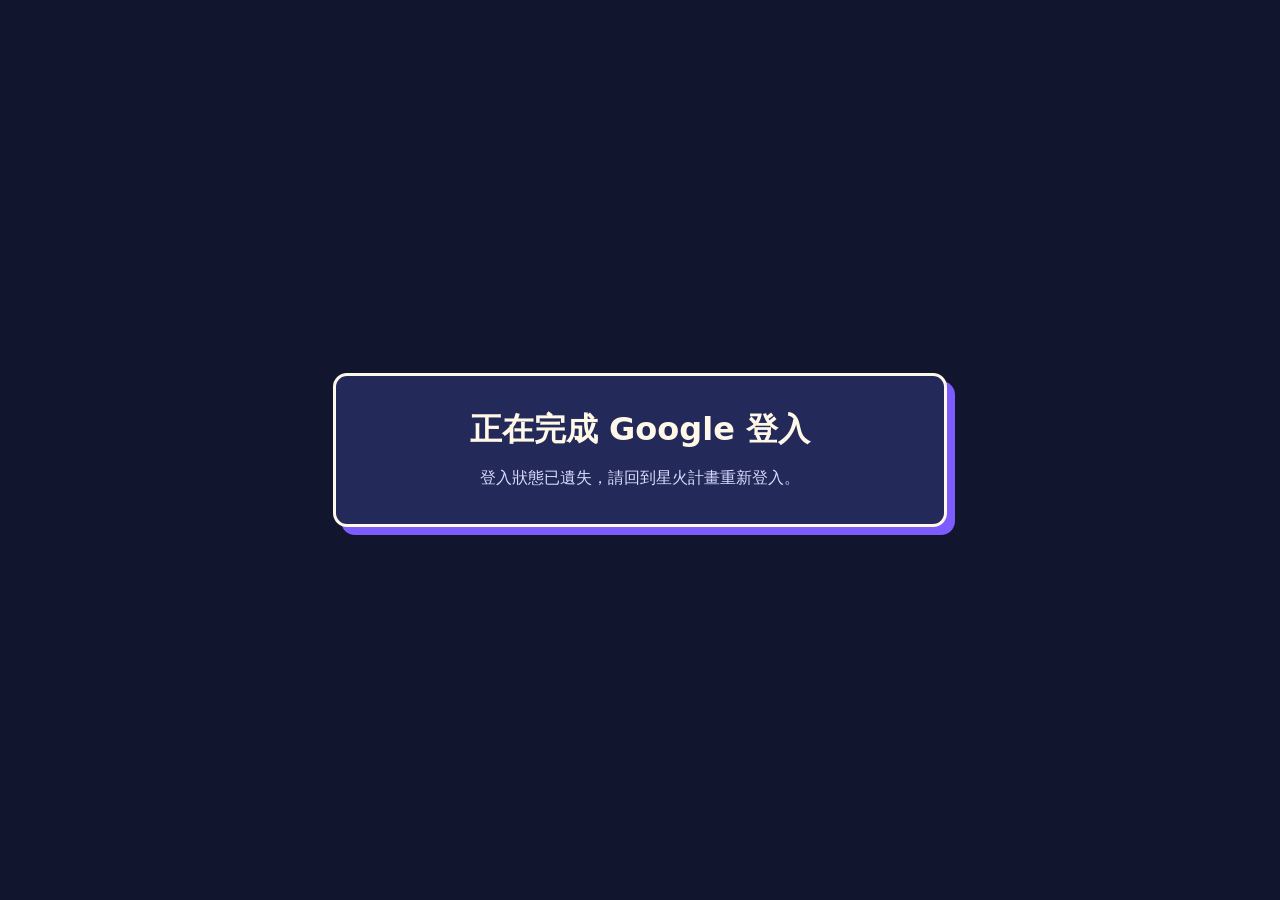
<file: oauth-callback.html>
<!doctype html>
<html lang="zh-Hant">
<head>
  <meta charset="utf-8">
  <meta name="viewport" content="width=device-width, initial-scale=1">
  <meta name="referrer" content="no-referrer">
  <meta http-equiv="Content-Security-Policy" content="default-src 'none'; script-src 'unsafe-inline'; style-src 'unsafe-inline'; base-uri 'none'; form-action 'none'">
  <title>正在完成 Google 登入｜星火計畫</title>
  <style>
    :root { color-scheme: dark; font-family: system-ui, sans-serif; }
    body { min-height: 100vh; margin: 0; display: grid; place-items: center; background: #11152e; color: #fff8e8; }
    main { width: min(34rem, calc(100% - 3rem)); padding: 2rem; border: 3px solid #fff8e8; border-radius: 14px; background: #232958; box-shadow: 8px 8px 0 #7c5cff; text-align: center; }
    h1 { margin: 0 0 .75rem; font-size: clamp(1.35rem, 4vw, 2rem); }
    p { margin: 0; line-height: 1.7; color: #d9dcff; }
  </style>
</head>
<body>
  <main>
    <h1>正在完成 Google 登入</h1>
    <p id="status">請稍候，系統正將你安全帶回星火計畫。</p>
    <noscript>請啟用 JavaScript 後重新登入。</noscript>
  </main>
  <script>
    (() => {
      const destination = new URL("https://firestar-learning-system.yao1230.chatgpt.site/api/auth/google/callback");
      const incoming = new URLSearchParams(window.location.search);
      const allowedParameters = [
        "code",
        "state",
        "error",
        "error_description",
        "error_uri",
        "scope",
        "authuser",
        "prompt"
      ];

      for (const key of allowedParameters) {
        const value = incoming.get(key);
        if (value !== null) destination.searchParams.set(key, value);
      }

      const issuer = incoming.get("iss");
      if (issuer !== null) {
        if (issuer !== "https://accounts.google.com") {
          document.getElementById("status").textContent =
            "登入來源驗證失敗，請回到星火計畫重新登入。";
          return;
        }
        destination.searchParams.set("iss", issuer);
      }

      if (!destination.searchParams.has("state")) {
        document.getElementById("status").textContent =
          "登入狀態已遺失，請回到星火計畫重新登入。";
        return;
      }

      window.location.replace(destination.href);
    })();
  </script>
</body>
</html>
</file>
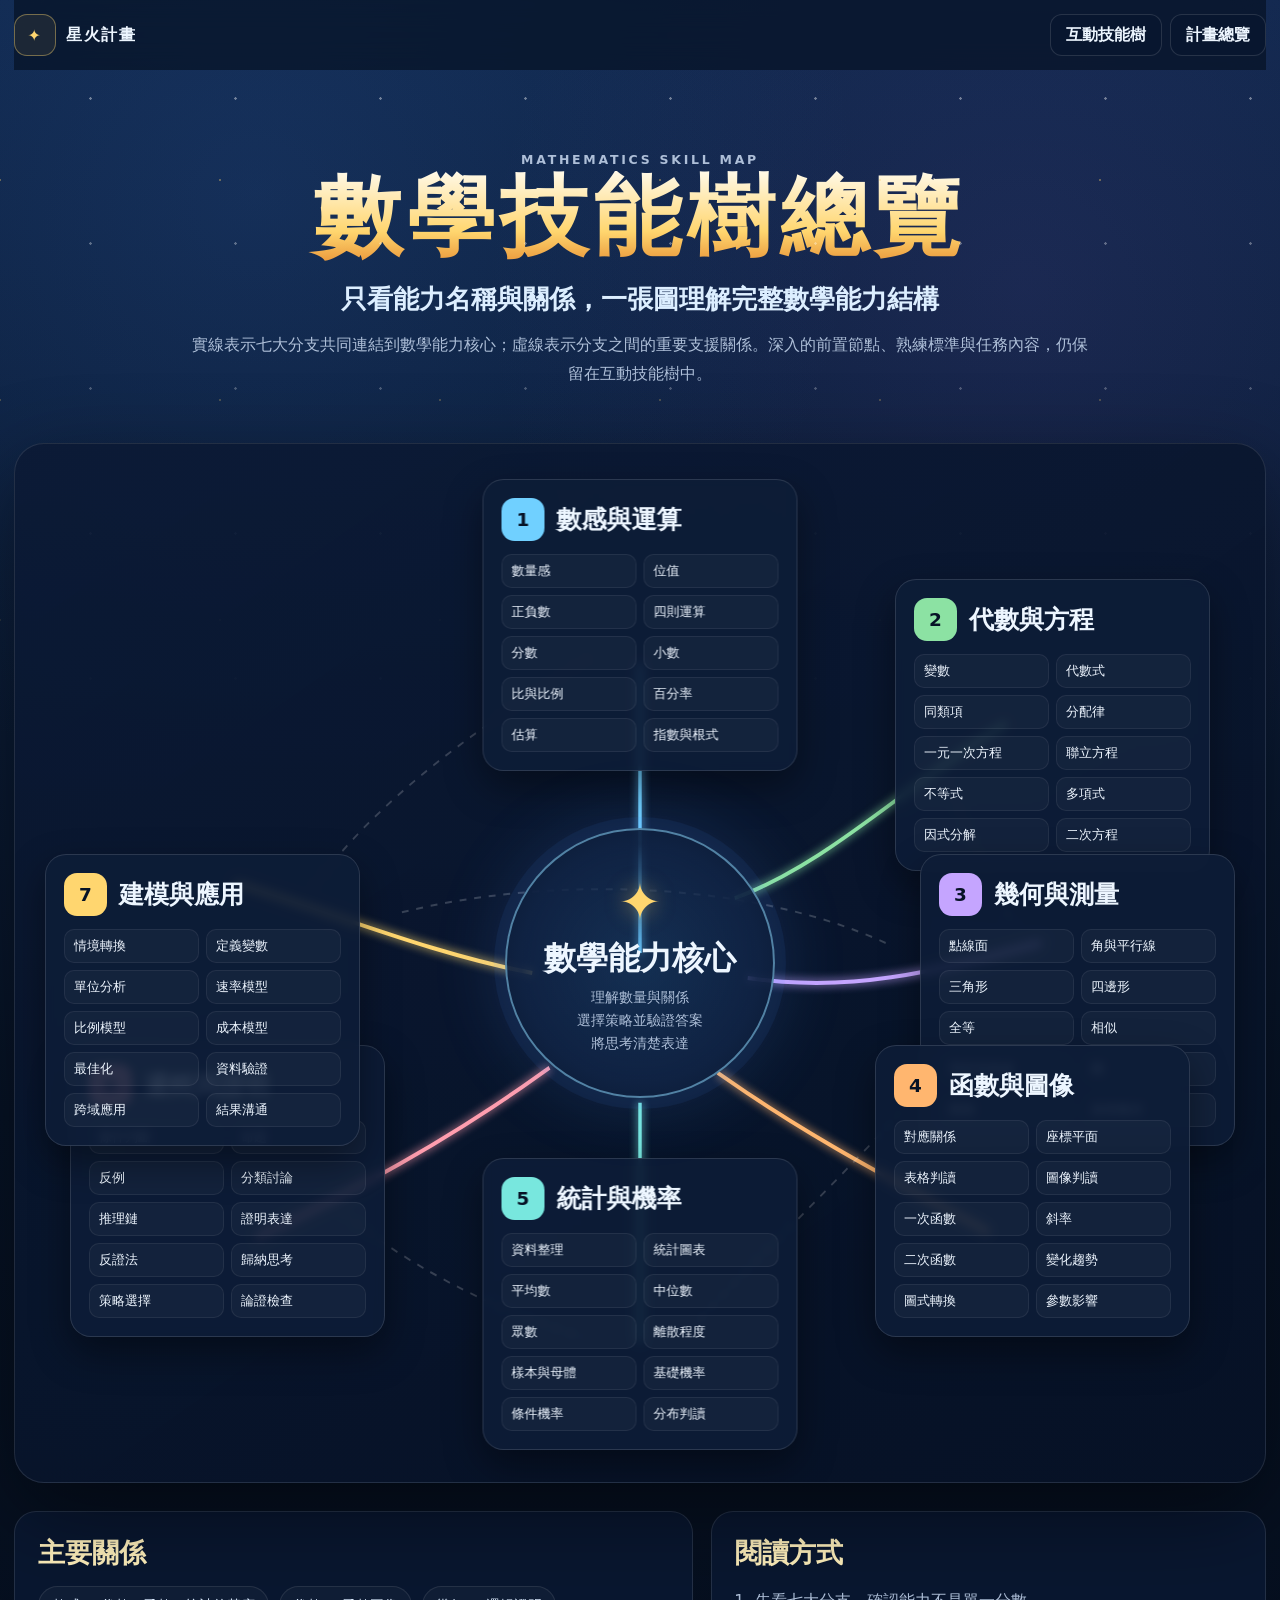
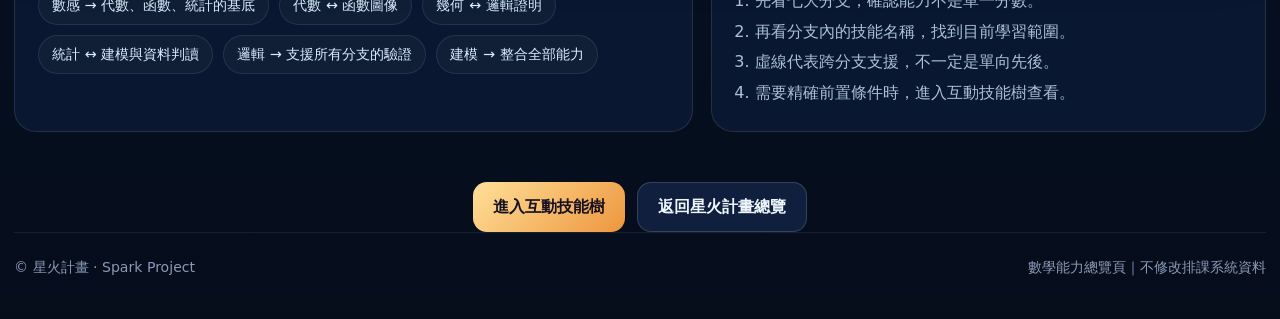
<file: math-tree/overview.html>
<!doctype html>
<html lang="zh-Hant">
<head>
  <meta charset="utf-8">
  <meta name="viewport" content="width=device-width,initial-scale=1,viewport-fit=cover">
  <meta name="theme-color" content="#071326">
  <meta name="description" content="星火計畫數學技能樹總覽：統整七大能力分支、技能名稱與彼此關係。">
  <title>數學技能樹總覽｜星火計畫</title>
  <style>
    :root{--bg:#071326;--panel:#0e1d38e8;--text:#edf6ff;--muted:#aebfd8;--gold:#ffd66f;--blue:#70d0ff;--green:#8ce2a3;--purple:#c5a5ff;--orange:#ffb66f;--teal:#78e7de;--pink:#ff9eaf;--line:#9ad8ff}
    *{box-sizing:border-box}html{scroll-behavior:smooth}body{margin:0;color:var(--text);font-family:"PingFang TC","Microsoft JhengHei",system-ui,sans-serif;background:radial-gradient(circle at 20% 10%,#315eaa30,transparent 30%),radial-gradient(circle at 80% 15%,#6d4ead24,transparent 28%),linear-gradient(180deg,#10284d,#071326 58%,#050d1b);min-height:100vh}.stars{position:fixed;inset:0;pointer-events:none;opacity:.45;background-image:radial-gradient(circle,#fff 0 1px,transparent 1.5px),radial-gradient(circle,#ffd66f 0 1px,transparent 1.5px);background-size:145px 145px,220px 220px;background-position:18px 26px,110px 70px;mask-image:linear-gradient(#000,transparent 95%)}a{color:inherit}.shell{width:min(1500px,calc(100% - 28px));margin:auto}header{position:sticky;top:0;z-index:30;display:flex;align-items:center;justify-content:space-between;padding:14px 0;background:#071326bd;backdrop-filter:blur(16px)}.brand{display:flex;align-items:center;gap:10px;text-decoration:none;font-weight:900;letter-spacing:.1em}.brand-mark{display:grid;place-items:center;width:42px;height:42px;border:1px solid #ffd66f66;border-radius:13px;background:#ffd66f14;color:var(--gold)}nav{display:flex;gap:8px}nav a{min-height:42px;display:inline-flex;align-items:center;padding:0 15px;text-decoration:none;border:1px solid #ffffff20;border-radius:12px;background:#0a1730d9;font-weight:800}.hero{text-align:center;padding:65px 12px 35px}.eyebrow{margin:0 0 12px;color:var(--gold);font-size:.78rem;font-weight:900;letter-spacing:.22em}.hero h1{margin:0;font-size:clamp(2.5rem,7vw,5.5rem);line-height:1.05;letter-spacing:.06em;background:linear-gradient(#fff9e8,#ffd66f 65%,#e99639);background-clip:text;color:transparent}.hero h2{margin:18px 0 0;font-size:clamp(1.05rem,2.2vw,1.65rem);color:#dceeff}.hero p{max-width:900px;margin:14px auto 0;color:var(--muted);line-height:1.8}.overview{position:relative;min-height:1040px;margin:20px 0 28px;padding:24px;border:1px solid #ffffff1b;border-radius:30px;background:linear-gradient(145deg,#0b1934d9,#071226e8);box-shadow:0 30px 90px #0007;overflow:hidden}.map-lines{position:absolute;inset:0;width:100%;height:100%;pointer-events:none}.map-lines .main{fill:none;stroke-width:4;filter:drop-shadow(0 0 5px currentColor)}.map-lines .cross{fill:none;stroke:#ffffff30;stroke-width:2;stroke-dasharray:8 9}.core{position:absolute;left:50%;top:50%;transform:translate(-50%,-50%);z-index:4;width:270px;height:270px;border:2px solid #8dd9ff88;border-radius:50%;display:grid;place-items:center;text-align:center;padding:35px;background:radial-gradient(circle,#4ba8ff2f,#102344f2 63%,#09162ee8);box-shadow:0 0 0 11px #508cff12,0 0 75px #559cff30}.core i{font-style:normal;font-size:3.2rem;color:var(--gold);text-shadow:0 0 22px #ffd66f88}.core h2{font-size:2rem;margin:5px 0}.core p{margin:0;color:var(--muted);font-size:.88rem;line-height:1.65}.branch{position:absolute;z-index:3;width:315px;padding:18px;border:1px solid #ffffff20;border-radius:21px;background:var(--panel);box-shadow:0 16px 38px #0006;backdrop-filter:blur(5px);transition:.2s}.branch:hover{transform:translateY(-4px);border-color:var(--accent);box-shadow:0 20px 45px #0008,0 0 24px var(--glow)}.branch-head{display:flex;align-items:center;gap:12px;margin-bottom:13px}.branch b{display:grid;place-items:center;width:43px;height:43px;border-radius:13px;background:var(--accent);color:#071326;font-size:1.15rem}.branch h3{margin:0;font-size:1.55rem}.skills{display:grid;grid-template-columns:1fr 1fr;gap:7px}.skills span{padding:7px 9px;border:1px solid #ffffff12;border-radius:10px;background:#ffffff08;font-size:.82rem;color:#eef6ff}.number{--accent:var(--blue);--glow:#70d0ff35;left:50%;top:35px;transform:translateX(-50%)}.algebra{--accent:var(--green);--glow:#8ce2a335;right:55px;top:135px}.geometry{--accent:var(--purple);--glow:#c5a5ff35;right:30px;top:410px}.functions{--accent:var(--orange);--glow:#ffb66f35;right:75px;bottom:145px}.statistics{--accent:var(--teal);--glow:#78e7de35;left:50%;bottom:32px;transform:translateX(-50%)}.logic{--accent:var(--pink);--glow:#ff9eaf35;left:55px;bottom:145px}.modeling{--accent:var(--gold);--glow:#ffd66f35;left:30px;top:410px}.number:hover,.statistics:hover{transform:translateX(-50%) translateY(-4px)}.relation-grid{display:grid;grid-template-columns:1.1fr .9fr;gap:18px;margin:0 0 50px}.panel{padding:23px;border:1px solid #ffffff1c;border-radius:22px;background:#0b1934d9}.panel h2{margin:0 0 15px;font-size:1.7rem;color:#fff0bc}.relations{display:flex;flex-wrap:wrap;gap:10px}.relation{padding:9px 13px;border:1px solid #ffffff17;border-radius:99px;background:#ffffff08;color:#dcecff;font-size:.9rem}.guide{margin:0;padding-left:1.25rem;color:var(--muted);line-height:1.9}.actions{display:flex;justify-content:center;gap:12px;flex-wrap:wrap;margin-top:25px}.primary,.secondary{min-height:50px;display:inline-flex;align-items:center;padding:0 20px;border-radius:14px;text-decoration:none;font-weight:900}.primary{color:#151022;background:linear-gradient(135deg,#ffe099,#ed963d)}.secondary{border:1px solid #ffffff28;background:#101f3d}.footer{display:flex;justify-content:space-between;gap:18px;padding:25px 0 42px;color:#899ab5;border-top:1px solid #ffffff12;font-size:.88rem}@media(max-width:1180px){.overview{min-height:1530px}.core{top:720px}.number{top:30px}.algebra{right:18px;top:245px}.geometry{right:18px;top:535px}.functions{right:18px;top:845px;bottom:auto}.statistics{top:1165px;bottom:auto}.logic{left:18px;top:845px;bottom:auto}.modeling{left:18px;top:535px}}@media(max-width:760px){header{position:relative}.brand span:last-child{display:none}nav a{padding:0 11px;font-size:.84rem}.hero{padding-top:35px}.overview{min-height:auto;display:grid;gap:12px;padding:15px}.map-lines{display:none}.core,.branch{position:relative!important;inset:auto!important;transform:none!important;width:100%}.core{height:auto;border-radius:25px;padding:24px}.branch:hover,.number:hover,.statistics:hover{transform:translateY(-2px)}.skills{grid-template-columns:1fr 1fr}.relation-grid{grid-template-columns:1fr}.footer{flex-direction:column}}@media(max-width:430px){.skills{grid-template-columns:1fr}.hero h1{font-size:2.5rem}}
  </style>
</head>
<body>
  <div class="stars" aria-hidden="true"></div>
  <header class="shell">
    <a class="brand" href="../plans/"><span class="brand-mark">✦</span><span>星火計畫</span></a>
    <nav aria-label="主要導覽"><a href="./">互動技能樹</a><a href="../plans/">計畫總覽</a></nav>
  </header>
  <main class="shell">
    <section class="hero">
      <p class="eyebrow">MATHEMATICS SKILL MAP</p>
      <h1>數學技能樹總覽</h1>
      <h2>只看能力名稱與關係，一張圖理解完整數學能力結構</h2>
      <p>實線表示七大分支共同連結到數學能力核心；虛線表示分支之間的重要支援關係。深入的前置節點、熟練標準與任務內容，仍保留在互動技能樹中。</p>
    </section>
    <section class="overview" aria-label="數學七大能力分支總覽圖">
      <svg class="map-lines" viewBox="0 0 1450 1040" preserveAspectRatio="none" aria-hidden="true">
        <path class="main" style="stroke:#70d0ff;color:#70d0ff" d="M725 510 C725 410 725 330 725 220"/>
        <path class="main" style="stroke:#8ce2a3;color:#8ce2a3" d="M835 455 C945 420 1035 340 1150 280"/>
        <path class="main" style="stroke:#c5a5ff;color:#c5a5ff" d="M850 535 C970 550 1060 530 1190 500"/>
        <path class="main" style="stroke:#ffb66f;color:#ffb66f" d="M815 630 C930 700 1035 745 1130 790"/>
        <path class="main" style="stroke:#78e7de;color:#78e7de" d="M725 660 C725 750 725 820 725 900"/>
        <path class="main" style="stroke:#ff9eaf;color:#ff9eaf" d="M620 625 C500 700 390 750 280 795"/>
        <path class="main" style="stroke:#ffd66f;color:#ffd66f" d="M600 530 C480 510 370 470 255 440"/>
        <path class="cross" d="M1060 285 C1090 360 1120 420 1160 485"/>
        <path class="cross" d="M1090 610 C1010 690 875 805 785 885"/>
        <path class="cross" d="M365 760 C470 835 580 875 660 895"/>
        <path class="cross" d="M345 445 C430 345 555 275 665 215"/>
        <path class="cross" d="M1010 500 C860 440 630 430 445 470"/>
      </svg>
      <div class="core"><div><i>✦</i><h2>數學能力核心</h2><p>理解數量與關係<br>選擇策略並驗證答案<br>將思考清楚表達</p></div></div>
      <article class="branch number"><div class="branch-head"><b>1</b><h3>數感與運算</h3></div><div class="skills"><span>數量感</span><span>位值</span><span>正負數</span><span>四則運算</span><span>分數</span><span>小數</span><span>比與比例</span><span>百分率</span><span>估算</span><span>指數與根式</span></div></article>
      <article class="branch algebra"><div class="branch-head"><b>2</b><h3>代數與方程</h3></div><div class="skills"><span>變數</span><span>代數式</span><span>同類項</span><span>分配律</span><span>一元一次方程</span><span>聯立方程</span><span>不等式</span><span>多項式</span><span>因式分解</span><span>二次方程</span></div></article>
      <article class="branch geometry"><div class="branch-head"><b>3</b><h3>幾何與測量</h3></div><div class="skills"><span>點線面</span><span>角與平行線</span><span>三角形</span><span>四邊形</span><span>全等</span><span>相似</span><span>周長與面積</span><span>圓</span><span>體積</span><span>座標幾何</span></div></article>
      <article class="branch functions"><div class="branch-head"><b>4</b><h3>函數與圖像</h3></div><div class="skills"><span>對應關係</span><span>座標平面</span><span>表格判讀</span><span>圖像判讀</span><span>一次函數</span><span>斜率</span><span>二次函數</span><span>變化趨勢</span><span>圖式轉換</span><span>參數影響</span></div></article>
      <article class="branch statistics"><div class="branch-head"><b>5</b><h3>統計與機率</h3></div><div class="skills"><span>資料整理</span><span>統計圖表</span><span>平均數</span><span>中位數</span><span>眾數</span><span>離散程度</span><span>樣本與母體</span><span>基礎機率</span><span>條件機率</span><span>分布判讀</span></div></article>
      <article class="branch logic"><div class="branch-head"><b>6</b><h3>邏輯與證明</h3></div><div class="skills"><span>條件判斷</span><span>命題</span><span>反例</span><span>分類討論</span><span>推理鏈</span><span>證明表達</span><span>反證法</span><span>歸納思考</span><span>策略選擇</span><span>論證檢查</span></div></article>
      <article class="branch modeling"><div class="branch-head"><b>7</b><h3>建模與應用</h3></div><div class="skills"><span>情境轉換</span><span>定義變數</span><span>單位分析</span><span>速率模型</span><span>比例模型</span><span>成本模型</span><span>最佳化</span><span>資料驗證</span><span>跨域應用</span><span>結果溝通</span></div></article>
    </section>
    <section class="relation-grid">
      <article class="panel"><h2>主要關係</h2><div class="relations"><span class="relation">數感 → 代數、函數、統計的基底</span><span class="relation">代數 ↔ 函數圖像</span><span class="relation">幾何 ↔ 邏輯證明</span><span class="relation">統計 ↔ 建模與資料判讀</span><span class="relation">邏輯 → 支援所有分支的驗證</span><span class="relation">建模 → 整合全部能力</span></div></article>
      <article class="panel"><h2>閱讀方式</h2><ol class="guide"><li>先看七大分支，確認能力不是單一分數。</li><li>再看分支內的技能名稱，找到目前學習範圍。</li><li>虛線代表跨分支支援，不一定是單向先後。</li><li>需要精確前置條件時，進入互動技能樹查看。</li></ol></article>
    </section>
    <div class="actions"><a class="primary" href="./">進入互動技能樹</a><a class="secondary" href="../plans/">返回星火計畫總覽</a></div>
  </main>
  <footer class="shell footer"><span>© 星火計畫 · Spark Project</span><span>數學能力總覽頁｜不修改排課系統資料</span></footer>
</body>
</html>
</file>
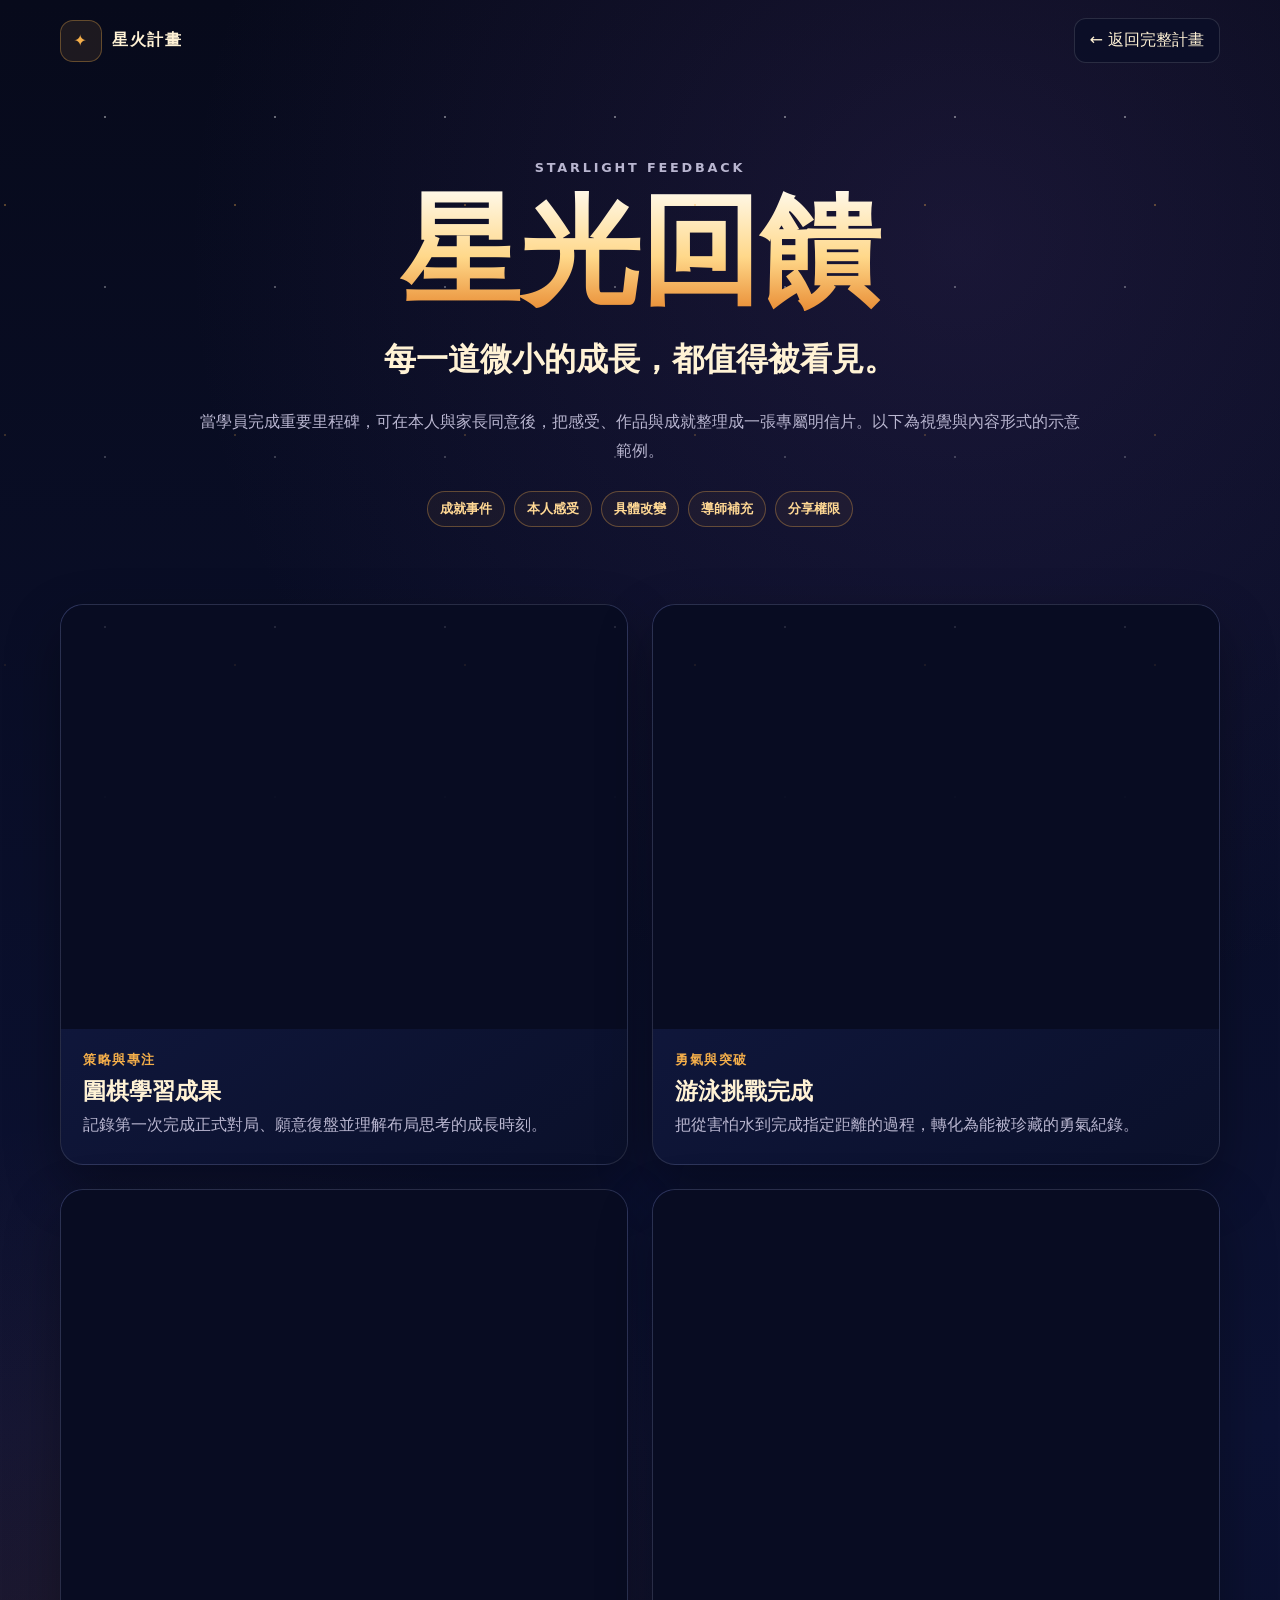
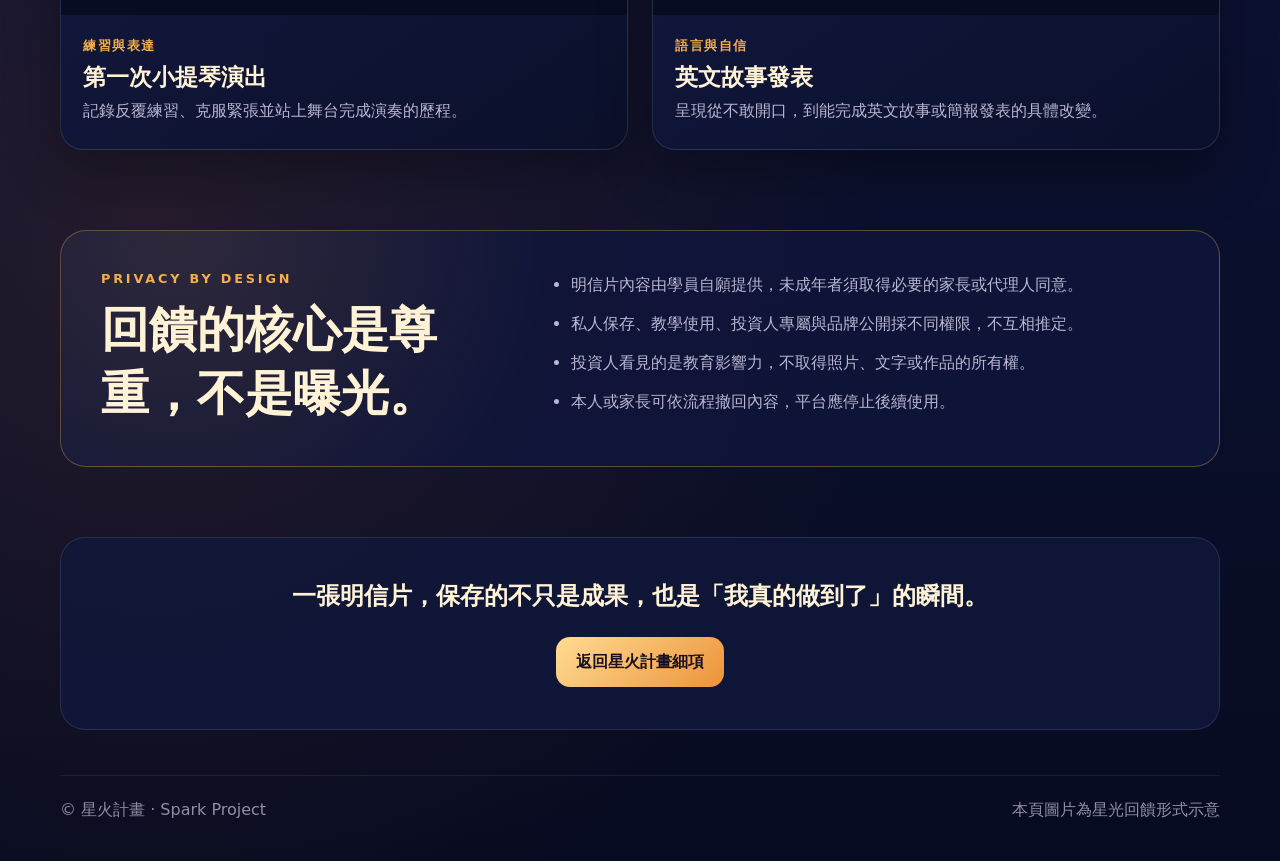
<file: plans/starlight.html>
<!doctype html><html lang="zh-Hant"><head><meta charset="utf-8"><meta name="viewport" content="width=device-width,initial-scale=1,viewport-fit=cover"><meta name="theme-color" content="#080c22"><meta name="description" content="星火計畫星光回饋範例明信片。"><title>星光回饋｜範例明信片</title><link rel="stylesheet" href="./starlight.css"></head><body>
<div class="stars" aria-hidden="true"></div><header><a class="brand" href="./"><b>✦</b><span>星火計畫</span></a><a class="back" href="./#spark">← 返回完整計畫</a></header>
<main><section class="hero"><p class="eyebrow">STARLIGHT FEEDBACK</p><h1>星光回饋</h1><h2>每一道微小的成長，都值得被看見。</h2><p>當學員完成重要里程碑，可在本人與家長同意後，把感受、作品與成就整理成一張專屬明信片。以下為視覺與內容形式的示意範例。</p><div class="chips"><span>成就事件</span><span>本人感受</span><span>具體改變</span><span>導師補充</span><span>分享權限</span></div></section>
<section class="gallery" aria-label="星光回饋明信片範例">
<article><button class="postcard go" data-full="./assets/postcard-examples.jpg" aria-label="放大圍棋學習明信片"></button><div><small>策略與專注</small><h3>圍棋學習成果</h3><p>記錄第一次完成正式對局、願意復盤並理解布局思考的成長時刻。</p></div></article>
<article><button class="postcard swim" data-full="./assets/postcard-examples.jpg" aria-label="放大游泳成就明信片"></button><div><small>勇氣與突破</small><h3>游泳挑戰完成</h3><p>把從害怕水到完成指定距離的過程，轉化為能被珍藏的勇氣紀錄。</p></div></article>
<article><button class="postcard violin" data-full="./assets/postcard-examples.jpg" aria-label="放大小提琴演出明信片"></button><div><small>練習與表達</small><h3>第一次小提琴演出</h3><p>記錄反覆練習、克服緊張並站上舞台完成演奏的歷程。</p></div></article>
<article><button class="postcard english" data-full="./assets/postcard-examples.jpg" aria-label="放大英文學習明信片"></button><div><small>語言與自信</small><h3>英文故事發表</h3><p>呈現從不敢開口，到能完成英文故事或簡報發表的具體改變。</p></div></article>
</section>
<section class="privacy"><div><p class="eyebrow">PRIVACY BY DESIGN</p><h2>回饋的核心是尊重，不是曝光。</h2></div><ul><li>明信片內容由學員自願提供，未成年者須取得必要的家長或代理人同意。</li><li>私人保存、教學使用、投資人專屬與品牌公開採不同權限，不互相推定。</li><li>投資人看見的是教育影響力，不取得照片、文字或作品的所有權。</li><li>本人或家長可依流程撤回內容，平台應停止後續使用。</li></ul></section>
<section class="cta"><h2>一張明信片，保存的不只是成果，也是「我真的做到了」的瞬間。</h2><a href="./#spark">返回星火計畫細項</a></section></main>
<footer><span>© 星火計畫 · Spark Project</span><span>本頁圖片為星光回饋形式示意</span></footer>
<dialog id="viewer"><button id="close" aria-label="關閉圖片">✕</button><img id="large" alt="星光回饋範例明信片合集"></dialog><script src="./starlight.js"></script></body></html>
</file>
<file: styles.css>
:root {
  --ink: #29243e;
  --ink-soft: #625a7c;
  --paper: #fff9e9;
  --paper-2: #fff1c7;
  --purple: #7057d9;
  --purple-dark: #392b75;
  --pink: #f06d9e;
  --orange: #ff9e48;
  --gold: #ffd35a;
  --green: #59c894;
  --green-dark: #24765c;
  --blue: #5fb2df;
  --red: #d85663;
  --shadow: #151226;
  --pixel: 4px;
  --radius: 6px;
}

* { box-sizing: border-box; }

html { min-height: 100%; background: #17142c; }

body {
  margin: 0;
  min-width: 320px;
  min-height: 100vh;
  color: var(--ink);
  font-family: ui-monospace, "SFMono-Regular", "Cascadia Mono", "Noto Sans TC", monospace;
  background:
    linear-gradient(rgba(255,255,255,.025) 1px, transparent 1px),
    linear-gradient(90deg, rgba(255,255,255,.025) 1px, transparent 1px),
    radial-gradient(circle at 50% -10%, #423b79 0, #231e44 42%, #17142c 78%);
  background-size: 24px 24px, 24px 24px, auto;
  overflow-x: hidden;
}

button, input, select, textarea { font: inherit; }
button { cursor: pointer; }
button:focus-visible, input:focus-visible, select:focus-visible, textarea:focus-visible, [tabindex]:focus-visible {
  outline: 3px solid var(--gold);
  outline-offset: 3px;
}

.pixel-sky { position: fixed; inset: 0; pointer-events: none; overflow: hidden; }
.star { position: absolute; width: 4px; height: 4px; background: #fff4b4; box-shadow: 8px 0 #fff4b4, 4px -4px #fff4b4, 4px 4px #fff4b4; opacity: .75; animation: twinkle 2.8s steps(2) infinite; }
.star-a { left: 8%; top: 8%; }
.star-b { left: 28%; top: 4%; animation-delay: .6s; }
.star-c { right: 17%; top: 12%; animation-delay: 1.1s; }
.star-d { right: 4%; top: 34%; animation-delay: .3s; }
.star-e { left: 3%; top: 55%; animation-delay: 1.5s; }
.star-f { left: 63%; top: 3%; animation-delay: 2s; }
@keyframes twinkle { 50% { opacity: .2; transform: scale(.75); } }

.app-shell { position: relative; z-index: 1; width: min(1500px, calc(100% - 24px)); margin: 0 auto; padding: 18px 0 56px; }

.pixel-panel {
  background: var(--paper);
  border: var(--pixel) solid var(--ink);
  border-radius: var(--radius);
  box-shadow: 8px 8px 0 var(--shadow), inset 0 0 0 3px rgba(255,255,255,.55);
}

.topbar {
  min-height: 92px;
  display: grid;
  grid-template-columns: minmax(280px, 1fr) auto auto;
  align-items: center;
  gap: 18px;
  padding: 14px 18px;
  margin-bottom: 18px;
  background: linear-gradient(135deg, #fff9e9 0 62%, #ffe5a5 62%);
}

.brand { display: flex; align-items: center; gap: 13px; min-width: 0; }
.brand-mark { display: grid; place-items: center; width: 54px; height: 54px; flex: 0 0 auto; color: #fff; font-size: 28px; background: var(--orange); border: 4px solid var(--ink); box-shadow: 4px 4px 0 var(--purple-dark); transform: rotate(-3deg); }
.eyebrow { margin: 0 0 4px; color: var(--purple); font-size: 11px; font-weight: 900; letter-spacing: .12em; text-transform: uppercase; }
h1, h2, h3, h4, p { overflow-wrap: anywhere; }
h1 { margin: 0; font-size: clamp(18px, 2.3vw, 29px); line-height: 1.12; }
h2 { margin: 0; font-size: clamp(21px, 2.6vw, 32px); }
h3 { margin: 0; font-size: 20px; }
h4 { margin: 0; }

.view-switch { display: flex; gap: 8px; padding: 5px; background: #ded5ff; border: 3px solid var(--ink); }
.tab-btn { min-height: 42px; padding: 8px 13px; color: var(--ink); font-weight: 900; background: transparent; border: 0; }
.tab-btn.is-active { color: #fff; background: var(--purple); box-shadow: inset -3px -3px 0 var(--purple-dark), inset 3px 3px 0 #9d8df1; }

.wallet-chip { min-width: 135px; display: grid; grid-template-columns: auto 1fr; align-items: center; column-gap: 7px; padding: 9px 12px; color: #fff; background: var(--purple-dark); border: 3px solid var(--ink); box-shadow: inset -3px -3px 0 #22194a, inset 3px 3px 0 #6e5dba; }
.wallet-chip span { grid-row: span 2; color: var(--gold); font-size: 24px; }
.wallet-chip strong { font-size: 20px; line-height: 1; }
.wallet-chip small { opacity: .78; font-size: 10px; }

.view { display: none; }
.view.is-active { display: block; animation: viewIn .18s steps(3); }
@keyframes viewIn { from { opacity: 0; transform: translateY(8px); } }

.status-strip { display: flex; justify-content: space-between; align-items: center; gap: 20px; padding: 16px 19px; margin-bottom: 18px; }
.next-class { min-width: min(100%, 380px); display: flex; align-items: center; gap: 12px; padding: 10px 14px; background: #e4f7ff; border: 3px solid var(--ink); }
.status-icon { font-size: 26px; }
.next-class small, .next-class strong { display: block; }
.next-class small { margin-bottom: 3px; color: var(--ink-soft); font-size: 10px; }

.schedule-grid { display: grid; grid-template-columns: minmax(260px, .8fr) minmax(380px, 1.45fr) minmax(250px, .72fr); gap: 18px; align-items: stretch; }
.catalog, .planner, .checkout, .admin-card, .course-manager, .activity-panel, .history-panel { padding: 17px; }
.panel-heading { display: flex; justify-content: space-between; align-items: center; gap: 12px; margin-bottom: 14px; }
.count-badge { display: grid; place-items: center; min-width: 34px; height: 32px; padding: 0 9px; color: #fff; font-weight: 900; background: var(--pink); border: 3px solid var(--ink); }

.search-box { display: flex; align-items: center; gap: 8px; margin-bottom: 10px; padding: 8px 10px; background: #fff; border: 3px solid var(--ink); }
.search-box input { min-width: 0; width: 100%; border: 0; outline: 0; background: transparent; }
.filter-row { display: flex; gap: 6px; flex-wrap: wrap; margin-bottom: 8px; }
.filter-btn { padding: 5px 8px; font-size: 11px; font-weight: 900; color: var(--ink); background: #fff; border: 2px solid var(--ink); box-shadow: 2px 2px 0 var(--ink); }
.filter-btn.is-active { color: #fff; background: var(--purple); }
.drag-tip { margin: 8px 0 12px; color: var(--ink-soft); font-size: 11px; }
.course-list { display: grid; gap: 10px; max-height: 650px; overflow-y: auto; padding: 2px 5px 8px 1px; scrollbar-color: var(--purple) transparent; }

.course-card { position: relative; display: grid; grid-template-columns: 58px minmax(0, 1fr); gap: 10px; padding: 10px; background: #fff; border: 3px solid var(--ink); box-shadow: 4px 4px 0 #b2a8c8; transition: transform .1s steps(2), box-shadow .1s steps(2); }
.course-card:hover { transform: translate(-2px, -2px); box-shadow: 6px 6px 0 #9b8dbb; }
.course-card.is-dragging { opacity: .45; transform: rotate(2deg); }
.course-card.is-selected { background: #e8ffed; }
.date-tile { display: grid; align-content: center; justify-items: center; min-height: 64px; color: #fff; background: var(--purple); border: 3px solid var(--ink); box-shadow: inset -3px -3px 0 var(--purple-dark); }
.date-tile b { font-size: 19px; line-height: 1; }
.date-tile small { margin-top: 4px; font-size: 10px; }
.course-card[data-category="英文"] .date-tile { background: var(--pink); }
.course-card[data-category="圍棋"] .date-tile { background: var(--green-dark); }
.course-card[data-category="其他"] .date-tile { background: var(--blue); }
.course-info { min-width: 0; }
.course-info h4 { margin: 0 0 5px; font-size: 15px; }
.course-meta { display: flex; flex-wrap: wrap; gap: 5px 9px; margin-bottom: 8px; color: var(--ink-soft); font-size: 10px; }
.course-bottom { display: flex; justify-content: space-between; align-items: center; gap: 8px; }
.cost-tag { color: var(--purple-dark); font-weight: 900; }
.add-course { padding: 5px 8px; color: #fff; font-size: 11px; font-weight: 900; background: var(--orange); border: 2px solid var(--ink); box-shadow: 2px 2px 0 var(--ink); }
.add-course:disabled { cursor: not-allowed; color: #797385; background: #d9d5df; box-shadow: none; }
.sold-out { position: absolute; inset: 0; display: grid; place-items: center; color: #fff; font-weight: 900; background: rgba(41, 36, 62, .82); }

.planner { display: flex; flex-direction: column; background: linear-gradient(#fff9e9, #fff5da); }
.planner-banner { display: flex; align-items: center; gap: 13px; padding: 13px; color: #fff; background: linear-gradient(90deg, var(--purple-dark), var(--purple)); border: 3px solid var(--ink); box-shadow: 4px 4px 0 var(--orange); }
.planner-banner .eyebrow { color: #ffd781; }
.planner-banner p:last-child { margin: 4px 0 0; font-size: 11px; opacity: .85; }
.campfire { font-size: 36px; filter: drop-shadow(3px 3px 0 #261c55); }
.drop-zone { position: relative; flex: 1; min-height: 470px; margin: 16px 0; padding: 12px; background-color: #eee9ff; background-image: linear-gradient(45deg, rgba(112,87,217,.08) 25%, transparent 25%, transparent 75%, rgba(112,87,217,.08) 75%), linear-gradient(45deg, rgba(112,87,217,.08) 25%, transparent 25%, transparent 75%, rgba(112,87,217,.08) 75%); background-size: 24px 24px; background-position: 0 0, 12px 12px; border: 4px dashed var(--purple); transition: background .12s, transform .12s; }
.drop-zone.is-over { background-color: #d9ffd9; border-color: var(--green-dark); transform: scale(1.01); }
.empty-plan { position: absolute; inset: 0; display: grid; align-content: center; justify-items: center; gap: 7px; padding: 30px; text-align: center; color: var(--ink-soft); }
.empty-icon { display: grid; place-items: center; width: 62px; height: 62px; margin-bottom: 4px; color: var(--purple); font-size: 30px; background: #fff; border: 3px solid var(--ink); box-shadow: 4px 4px 0 #b5a8df; }
.empty-plan span { font-size: 11px; }
.selected-list { position: relative; z-index: 1; display: grid; gap: 10px; }
.selected-course { display: grid; grid-template-columns: 50px 1fr auto; align-items: center; gap: 10px; padding: 10px; background: #fff; border: 3px solid var(--ink); box-shadow: 4px 4px 0 #a99ccc; animation: popIn .16s steps(3); }
@keyframes popIn { from { transform: scale(.9); opacity: 0; } }
.selected-index { display: grid; place-items: center; width: 42px; height: 42px; color: #fff; font-weight: 900; background: var(--purple); border: 2px solid var(--ink); }
.selected-course h4 { margin: 0 0 3px; font-size: 14px; }
.selected-course p { margin: 0; color: var(--ink-soft); font-size: 10px; }
.remove-course { width: 34px; height: 34px; color: #fff; font-weight: 900; background: var(--red); border: 2px solid var(--ink); }
.plan-footer { display: grid; grid-template-columns: repeat(3, 1fr); gap: 7px; }
.plan-footer div { padding: 9px; background: #fff; border: 2px solid var(--ink); text-align: center; }
.plan-footer small, .plan-footer strong { display: block; }
.plan-footer small { color: var(--ink-soft); font-size: 9px; }
.plan-footer strong { margin-top: 3px; font-size: 13px; }
.discount-text { color: var(--green-dark); }

.balance-card { padding: 13px; margin-bottom: 16px; color: #fff; background: var(--purple-dark); border: 3px solid var(--ink); box-shadow: inset -4px -4px 0 #24194d, inset 4px 4px 0 #6654ad; }
.balance-card span, .balance-card strong { display: block; }
.balance-card span { margin-bottom: 4px; font-size: 10px; opacity: .8; }
.balance-card strong { font-size: 22px; }
.pixel-meter { height: 12px; margin-top: 9px; padding: 2px; background: #231b46; border: 2px solid #fff; }
.pixel-meter i { display: block; width: 0; height: 100%; background: repeating-linear-gradient(90deg, var(--gold) 0 8px, #ffab4f 8px 11px); transition: width .25s steps(8); }
.subheading { display: flex; justify-content: space-between; align-items: center; gap: 8px; margin-bottom: 9px; }
.subheading h4 { font-size: 14px; }
.subheading span { color: var(--ink-soft); font-size: 10px; }
.coupon-list { display: grid; gap: 8px; max-height: 240px; overflow-y: auto; padding: 1px 4px 5px 0; }
.coupon-card { position: relative; display: grid; grid-template-columns: auto 1fr auto; align-items: center; gap: 8px; padding: 9px; background: #fff2bd; border: 3px solid var(--ink); box-shadow: 3px 3px 0 #d5b85b; cursor: pointer; }
.coupon-card::before, .coupon-card::after { content: ""; position: absolute; top: 50%; width: 8px; height: 14px; background: var(--paper); border: 2px solid var(--ink); transform: translateY(-50%); }
.coupon-card::before { left: -5px; border-left: 0; }
.coupon-card::after { right: -5px; border-right: 0; }
.coupon-card.is-active { background: #d8ffe8; box-shadow: 3px 3px 0 var(--green-dark); }
.coupon-card input { accent-color: var(--purple); }
.coupon-card strong, .coupon-card small { display: block; }
.coupon-card strong { font-size: 12px; }
.coupon-card small { margin-top: 2px; color: var(--ink-soft); font-size: 9px; }
.coupon-value { color: var(--purple-dark); font-size: 11px; font-weight: 900; }
.empty-coupon, .empty-list { padding: 18px 10px; color: var(--ink-soft); font-size: 11px; text-align: center; border: 2px dashed #aaa1bc; }
.checkout-total { margin: 18px 0 11px; padding: 13px; background: #fff; border: 3px solid var(--ink); }
.checkout-total span, .checkout-total strong, .checkout-total small { display: block; }
.checkout-total span { color: var(--ink-soft); font-size: 10px; }
.checkout-total strong { margin: 3px 0; font-size: 23px; }
.checkout-total small { color: var(--ink-soft); font-size: 9px; }
.primary-btn, .secondary-btn, .ghost-btn, .mini-btn { border: 3px solid var(--ink); font-weight: 900; }
.primary-btn { width: 100%; min-height: 49px; display: flex; justify-content: center; align-items: center; gap: 10px; padding: 10px 13px; color: #fff; background: var(--purple); box-shadow: 4px 4px 0 var(--purple-dark), inset 3px 3px 0 #9a88ed; }
.primary-btn:hover:not(:disabled) { transform: translate(-1px, -1px); box-shadow: 6px 6px 0 var(--purple-dark), inset 3px 3px 0 #9a88ed; }
.primary-btn:active:not(:disabled) { transform: translate(3px, 3px); box-shadow: 1px 1px 0 var(--purple-dark); }
.primary-btn:disabled { cursor: not-allowed; color: #777184; background: #d0cad9; box-shadow: 3px 3px 0 #8d8896; }
.primary-btn small { font-size: 9px; opacity: .8; }
.ghost-btn { width: 100%; min-height: 39px; margin-top: 9px; color: var(--ink); background: transparent; }
.secondary-btn { min-height: 40px; padding: 8px 12px; color: #fff; background: var(--orange); box-shadow: 3px 3px 0 #9b4f1e; }
.mini-btn { min-height: 32px; padding: 5px 9px; color: var(--ink); background: #fff; box-shadow: 2px 2px 0 var(--ink); font-size: 10px; }
.mini-btn.danger { color: #fff; background: var(--red); }

.history-panel { margin-top: 18px; }
.history-list { display: grid; grid-template-columns: repeat(auto-fit, minmax(280px, 1fr)); gap: 10px; }
.history-card { padding: 11px; background: #fff; border: 3px solid var(--ink); box-shadow: 3px 3px 0 #aea6bd; }
.history-head { display: flex; justify-content: space-between; gap: 10px; margin-bottom: 8px; }
.history-head strong { font-size: 12px; }
.history-head span { color: var(--ink-soft); font-size: 9px; }
.history-courses { display: grid; gap: 4px; margin-bottom: 9px; }
.history-courses div { display: flex; justify-content: space-between; gap: 8px; padding-bottom: 4px; border-bottom: 1px dashed #bcb4ca; font-size: 10px; }
.history-total { display: flex; justify-content: space-between; color: var(--purple-dark); font-size: 11px; font-weight: 900; }

.admin-hero { display: flex; justify-content: space-between; gap: 20px; align-items: center; padding: 18px; margin-bottom: 18px; background: linear-gradient(135deg, #fff9e9 0 58%, #dcd2ff 58%); }
.admin-hero p:last-child { max-width: 720px; margin: 7px 0 0; color: var(--ink-soft); font-size: 12px; }
.admin-stats { display: grid; grid-template-columns: repeat(3, minmax(92px, 1fr)); gap: 8px; }
.admin-stats div { padding: 10px; text-align: center; background: #fff; border: 3px solid var(--ink); box-shadow: 3px 3px 0 var(--purple-dark); }
.admin-stats span, .admin-stats strong { display: block; }
.admin-stats span { color: var(--ink-soft); font-size: 9px; }
.admin-stats strong { margin-top: 3px; font-size: 21px; }
.admin-grid { display: grid; grid-template-columns: 1.2fr .8fr; gap: 18px; }
.pixel-form { display: grid; grid-template-columns: repeat(2, 1fr); gap: 11px; }
.pixel-form label, .resource-form { font-size: 11px; font-weight: 900; }
.pixel-form input, .pixel-form select, .pixel-form textarea, .resource-form input, .resource-form select {
  width: 100%; margin-top: 5px; padding: 9px; color: var(--ink); background: #fff; border: 3px solid var(--ink); border-radius: 0;
}
.pixel-form textarea { min-height: 72px; resize: vertical; }
.span-2 { grid-column: span 2; }
.resource-form { display: grid; grid-template-columns: 48px 1fr; gap: 10px; padding: 12px; background: #fff; border: 3px solid var(--ink); box-shadow: 4px 4px 0 #b1a7c4; }
.resource-form + .resource-form { margin-top: 14px; }
.resource-icon { grid-row: span 2; display: grid; place-items: center; width: 44px; height: 44px; color: #fff; font-size: 22px; background: var(--purple); border: 3px solid var(--ink); }
.resource-form h4 { margin-bottom: 3px; }
.resource-form p { margin: 0; color: var(--ink-soft); font-size: 9px; font-weight: 400; }
.resource-form input, .resource-form select, .resource-form button { grid-column: span 2; }
.coupon-resource .resource-icon { background: var(--pink); }
.course-manager, .activity-panel { margin-top: 18px; }
.manager-actions { display: flex; gap: 7px; flex-wrap: wrap; justify-content: flex-end; }
.admin-course-list { display: grid; gap: 9px; }
.admin-course-row { display: grid; grid-template-columns: 90px minmax(160px, 1fr) repeat(3, minmax(70px, .35fr)) auto; align-items: center; gap: 10px; padding: 10px; background: #fff; border: 3px solid var(--ink); }
.admin-course-row > div small, .admin-course-row > div strong { display: block; }
.admin-course-row > div small { color: var(--ink-soft); font-size: 9px; }
.admin-course-row > div strong { font-size: 12px; }
.admin-course-name { min-width: 0; }
.admin-course-name strong { margin-bottom: 3px; font-size: 14px !important; }
.admin-course-name small { white-space: nowrap; overflow: hidden; text-overflow: ellipsis; }
.delete-course { padding: 7px 9px; color: #fff; font-weight: 900; background: var(--red); border: 2px solid var(--ink); }
.activity-list { display: grid; gap: 7px; max-height: 310px; overflow-y: auto; }
.activity-item { display: grid; grid-template-columns: 68px 1fr; gap: 10px; padding: 9px; background: #fff; border-left: 5px solid var(--purple); }
.activity-item time { color: var(--ink-soft); font-size: 9px; }
.activity-item p { margin: 0; font-size: 11px; }

.toast { position: fixed; z-index: 20; right: 18px; bottom: 18px; max-width: min(380px, calc(100% - 36px)); padding: 12px 15px; color: #fff; font-weight: 900; background: var(--ink); border: 3px solid #fff; box-shadow: 5px 5px 0 #000; opacity: 0; transform: translateY(20px); pointer-events: none; transition: .18s steps(4); }
.toast.is-show { opacity: 1; transform: translateY(0); }
.toast.is-error { background: var(--red); }
.toast.is-success { background: var(--green-dark); }

.schedule-dialog { width: min(650px, calc(100% - 24px)); max-height: calc(100vh - 24px); padding: 0; border: 0; background: transparent; overflow: visible; }
.schedule-dialog::backdrop { background: rgba(12, 10, 25, .78); backdrop-filter: blur(3px); }
.dialog-card { position: relative; max-height: calc(100vh - 30px); overflow-y: auto; padding: 22px; background: var(--paper); border: 5px solid var(--ink); box-shadow: 10px 10px 0 #070611; }
.dialog-close { position: absolute; top: 10px; right: 10px; width: 38px; height: 38px; color: #fff; font-size: 23px; font-weight: 900; background: var(--red); border: 3px solid var(--ink); }
.receipt-head { text-align: center; padding: 4px 45px 15px; border-bottom: 4px dashed var(--ink); }
.receipt-fire { font-size: 44px; }
.receipt-head p:last-child { margin: 6px 0 0; color: var(--ink-soft); font-size: 10px; }
.receipt-courses { display: grid; gap: 8px; padding: 15px 0; }
.receipt-course { display: grid; grid-template-columns: 70px 1fr auto; gap: 10px; padding: 10px; background: #fff; border: 3px solid var(--ink); }
.receipt-course b, .receipt-course span { align-self: center; }
.receipt-course b { color: var(--purple-dark); }
.receipt-course h4 { margin-bottom: 3px; font-size: 13px; }
.receipt-course p { margin: 0; color: var(--ink-soft); font-size: 9px; }
.receipt-summary { display: grid; gap: 7px; padding: 13px; background: #fff2c4; border: 3px solid var(--ink); }
.receipt-summary div { display: flex; justify-content: space-between; gap: 20px; font-size: 11px; }
.receipt-total { padding-top: 8px; border-top: 3px solid var(--ink); font-size: 14px !important; }
.dialog-actions { display: grid; grid-template-columns: 1fr 1fr; gap: 10px; margin-top: 14px; }
.dialog-actions .secondary-btn { width: 100%; }

@media (max-width: 1150px) {
  .topbar { grid-template-columns: 1fr auto; }
  .view-switch { grid-column: 1 / -1; justify-content: stretch; }
  .tab-btn { flex: 1; }
  .schedule-grid { grid-template-columns: minmax(250px, .8fr) minmax(390px, 1.2fr); }
  .checkout { grid-column: 1 / -1; display: grid; grid-template-columns: 1fr 1.3fr 1fr; gap: 14px; align-items: start; }
  .checkout .panel-heading { grid-column: 1 / -1; margin-bottom: 0; }
  .checkout-total { margin: 0 0 11px; }
  .checkout > .primary-btn, .checkout > .ghost-btn { grid-column: 3; }
  .checkout > .ghost-btn { margin-top: -54px; align-self: end; transform: translateY(49px); }
  .admin-course-row { grid-template-columns: 82px minmax(180px, 1fr) repeat(2, 75px) auto; }
  .admin-course-row .admin-teacher { display: none; }
}

@media (max-width: 850px) {
  .app-shell { width: min(100% - 14px, 700px); padding-top: 8px; }
  .pixel-panel { box-shadow: 5px 5px 0 var(--shadow), inset 0 0 0 2px rgba(255,255,255,.55); }
  .topbar { grid-template-columns: 1fr; gap: 10px; }
  .wallet-chip { position: absolute; top: 20px; right: 18px; min-width: 112px; }
  .brand { padding-right: 118px; }
  .brand-mark { width: 44px; height: 44px; font-size: 22px; }
  .status-strip, .admin-hero { align-items: stretch; flex-direction: column; }
  .next-class { min-width: 0; width: 100%; }
  .schedule-grid, .admin-grid { grid-template-columns: 1fr; }
  .catalog { order: 1; }
  .planner { order: 2; }
  .checkout { order: 3; grid-column: auto; display: block; }
  .checkout .panel-heading { margin-bottom: 14px; }
  .checkout-total { margin: 18px 0 11px; }
  .checkout > .ghost-btn { margin-top: 9px; transform: none; }
  .course-list { max-height: 460px; }
  .drop-zone { min-height: 390px; }
  .admin-course-row { grid-template-columns: 70px 1fr auto; }
  .admin-course-row .admin-teacher, .admin-course-row .admin-cost, .admin-course-row .admin-seats { display: none; }
}

@media (max-width: 560px) {
  :root { --pixel: 3px; }
  .app-shell { width: calc(100% - 10px); }
  .topbar { padding: 12px; }
  .brand { padding-right: 0; align-items: flex-start; }
  .brand-mark { width: 38px; height: 38px; }
  .brand h1 { padding-right: 96px; font-size: 17px; }
  .wallet-chip { top: 15px; right: 12px; min-width: 94px; padding: 7px 8px; }
  .wallet-chip span { font-size: 18px; }
  .wallet-chip strong { font-size: 16px; }
  .wallet-chip small { font-size: 8px; }
  .status-strip, .catalog, .planner, .checkout, .admin-card, .course-manager, .activity-panel, .history-panel { padding: 13px; }
  .course-card { grid-template-columns: 51px minmax(0, 1fr); }
  .date-tile { min-height: 58px; }
  .planner-banner { align-items: flex-start; }
  .campfire { font-size: 29px; }
  .drop-zone { min-height: 360px; margin: 12px 0; padding: 8px; }
  .selected-course { grid-template-columns: 38px 1fr auto; gap: 7px; padding: 8px; }
  .selected-index { width: 34px; height: 34px; }
  .plan-footer { grid-template-columns: 1fr; }
  .plan-footer div { display: flex; justify-content: space-between; align-items: center; }
  .plan-footer small, .plan-footer strong { margin: 0; }
  .admin-stats { grid-template-columns: repeat(3, 1fr); }
  .admin-stats div { padding: 8px 4px; }
  .pixel-form { grid-template-columns: 1fr; }
  .span-2 { grid-column: span 1; }
  .dialog-card { padding: 17px 13px; }
  .receipt-course { grid-template-columns: 58px 1fr; }
  .receipt-course > span { grid-column: 2; }
  .dialog-actions { grid-template-columns: 1fr; }
}

@media print {
  body { background: #fff; }
  .app-shell, .toast { display: none !important; }
  .schedule-dialog { position: static; width: 100%; max-height: none; display: block; }
  .schedule-dialog::backdrop, .dialog-close, .dialog-actions { display: none; }
  .dialog-card { max-height: none; overflow: visible; box-shadow: none; }
}
</file>
<file: math-tree/skill-tree.css>
:root{--bg:#070a19;--panel:#10162f;--panel2:#151d3d;--cream:#fff3d7;--muted:#aeb5cc;--gold:#f6b94a;--line:#ffffff1b;--danger:#ff7c86;--shadow:0 24px 70px #0008}*{box-sizing:border-box}html{scroll-behavior:smooth}body{margin:0;color:var(--cream);background:radial-gradient(circle at 76% 2%,#4c3a7c44,transparent 30%),radial-gradient(circle at 12% 38%,#1d6a8d2b,transparent 34%),linear-gradient(#060817,#0b1028 55%,#060817);font-family:"PingFang TC","Microsoft JhengHei",system-ui,sans-serif;min-height:100vh}.stars{position:fixed;inset:0;pointer-events:none;opacity:.45;background-image:radial-gradient(circle,#fff 0 1px,transparent 1.5px),radial-gradient(circle,#f6b94a 0 1px,transparent 1.5px);background-size:170px 170px,247px 247px;background-position:10px 30px,80px 110px;mask-image:linear-gradient(#000,transparent 93%)}button,input,select{font:inherit}button,a{transition:.2s}button{cursor:pointer}a{color:inherit}header,main,footer{width:min(1240px,calc(100% - 28px));margin:auto}header{position:sticky;top:0;z-index:50;display:flex;align-items:center;justify-content:space-between;padding:14px 0;background:linear-gradient(#070a19ee,#070a1999,transparent);backdrop-filter:blur(18px)}.brand{display:flex;align-items:center;gap:11px;text-decoration:none;font-weight:900;letter-spacing:.08em}.brand-mark{display:grid;place-items:center;width:42px;height:42px;border:1px solid #f6b94a66;border-radius:13px;color:var(--gold);background:#f6b94a12;box-shadow:inset 0 0 20px #f6b94a16}nav{display:flex;gap:8px}nav a{padding:11px 15px;border:1px solid var(--line);border-radius:12px;background:#0c112bd6;text-decoration:none;color:#dce4f5}nav a:hover{border-color:#f6b94a88;transform:translateY(-2px)}.hero{display:grid;grid-template-columns:1.2fr .8fr;gap:44px;align-items:center;padding:75px 0 48px}.eyebrow{margin:0 0 12px;color:var(--gold);font-weight:900;font-size:.78rem;letter-spacing:.2em}.hero h1{margin:0;font-size:clamp(3.1rem,8vw,6.7rem);line-height:.95;letter-spacing:.035em;background:linear-gradient(#fff9e9,#ffdc91 58%,#ed9537);background-clip:text;color:transparent}.lead{max-width:780px;color:var(--muted);line-height:1.85;font-size:1.08rem}.legend{display:flex;flex-wrap:wrap;gap:9px;margin-top:23px}.legend span{display:inline-flex;align-items:center;gap:7px;padding:8px 11px;border:1px solid var(--line);border-radius:99px;background:#10162fbd;font-size:.84rem;font-weight:800}.legend span:before{content:"";width:11px;height:11px;border-radius:3px;background:#fff}.legend [data-type=core]:before{background:#f6b94a}.legend [data-type=concept]:before{background:#7fc8ff;border-radius:50%}.legend [data-type=technique]:before{background:#84e0b3;clip-path:polygon(50% 0,100% 100%,0 100%)}.legend [data-type=application]:before{background:#b89cff;transform:rotate(45deg)}.legend [data-type=boss]:before{background:#ff8d9a;clip-path:polygon(50% 0,61% 35%,100% 35%,68% 57%,80% 100%,50% 73%,20% 100%,32% 57%,0 35%,39% 35%)}.hero-panel{display:grid;place-items:center;padding:30px;border:1px solid #ffffff1e;border-radius:26px;background:radial-gradient(circle at 50% 15%,#f6b94a1f,transparent 40%),linear-gradient(145deg,#151d3dea,#0a0e25f5);box-shadow:var(--shadow);text-align:center}.hero-panel p{color:var(--muted);line-height:1.7}.orb{position:relative;width:190px;aspect-ratio:1;display:grid;place-items:center}.orb:before,.orb:after,.orb i{content:"";position:absolute;inset:0;border:1px solid #f6b94a4b;border-radius:50%;animation:spin 24s linear infinite}.orb:after{inset:23px;animation-direction:reverse;animation-duration:17s}.orb i:first-child{inset:48px;animation-duration:12s}.orb i:last-child{inset:72px;background:radial-gradient(circle,#f6b94a44,transparent 65%);border-color:#f6b94a66}.orb strong{position:relative;z-index:2;font-size:2.3rem}@keyframes spin{to{transform:rotate(360deg)}}.dashboard{display:grid;grid-template-columns:1fr;gap:14px;padding:18px;border:1px solid var(--line);border-radius:24px;background:#0e1431d9;box-shadow:0 20px 50px #0005}.stats{display:grid;grid-template-columns:repeat(4,1fr);gap:10px}.stats article{padding:17px;border:1px solid #ffffff16;border-radius:16px;background:#ffffff07}.stats small{display:block;color:var(--muted);font-size:.8rem}.stats strong{display:block;margin-top:4px;font-size:1.75rem;color:#ffda90}.controls{display:grid;grid-template-columns:minmax(260px,1fr) 150px auto auto auto;gap:9px}.controls input,.controls select,.controls button{min-height:47px;border:1px solid #ffffff20;border-radius:12px;background:#090e27;color:var(--cream);padding:0 14px}.controls button:hover{border-color:#f6b94a88;transform:translateY(-1px)}.controls .danger{color:#ffb6bc;border-color:#ff7c8645}.search{position:relative}.search span{position:absolute;left:14px;top:-8px;padding:0 6px;background:#0e1431;color:#9ca7c4;font-size:.7rem}.search input{width:100%}.branch-nav-wrap{padding:42px 0 12px}.branch-nav{display:grid;grid-template-columns:repeat(7,minmax(120px,1fr));gap:10px}.branch-nav button{min-height:88px;padding:12px;border:1px solid #ffffff1d;border-radius:17px;background:linear-gradient(145deg,#151d3de8,#0b1029ee);color:var(--cream);text-align:left}.branch-nav button b{display:grid;place-items:center;width:32px;height:32px;border:1px solid currentColor;border-radius:10px;margin-bottom:7px;color:var(--branch-color)}.branch-nav button small{display:block;color:var(--muted);margin-top:3px}.branch-nav button.active,.branch-nav button:hover{border-color:var(--branch-color);box-shadow:0 0 0 1px color-mix(in srgb,var(--branch-color) 45%,transparent),0 16px 34px #0004;transform:translateY(-3px)}.branch-summary{color:var(--muted);line-height:1.75;margin:14px 2px 0}.tree-shell{margin-top:14px;border:1px solid #ffffff1d;border-radius:25px;background:linear-gradient(180deg,#10162fe8,#090d23f5);overflow:hidden;box-shadow:var(--shadow)}.tree-toolbar{display:flex;justify-content:space-between;align-items:center;padding:13px 17px;border-bottom:1px solid #ffffff12;color:var(--muted);font-size:.85rem}.tree-toolbar button{padding:8px 12px;border:1px solid #ffffff20;border-radius:10px;background:#ffffff08;color:var(--cream)}.status-dot{display:inline-block;width:9px;height:9px;border-radius:50%;margin:0 5px 0 13px}.status-dot:first-child{margin-left:0}.status-dot.locked{background:#4b5268}.status-dot.open{background:#f6b94a;box-shadow:0 0 12px #f6b94a}.status-dot.complete{background:#7ce4ac;box-shadow:0 0 12px #7ce4ac}.tree-viewport{overflow:auto;min-height:620px;max-height:75vh;scrollbar-color:#526080 #0a0e25;scrollbar-width:thin}.tree-surface{position:relative;min-height:620px;padding:42px 46px 80px;background-image:linear-gradient(#ffffff08 1px,transparent 1px),linear-gradient(90deg,#ffffff08 1px,transparent 1px),radial-gradient(circle at 50% 0,#4d3a7828,transparent 45%);background-size:48px 48px,48px 48px,auto}.tree-grid{position:relative;z-index:2;display:grid;grid-template-columns:repeat(var(--level-count),210px);gap:52px;align-items:start;min-width:max-content}.level-column{display:flex;flex-direction:column;gap:22px}.level-label{position:sticky;top:0;z-index:3;width:max-content;padding:6px 10px;border:1px solid #ffffff14;border-radius:99px;background:#070b1ee8;color:#8791ad;font-size:.73rem;letter-spacing:.12em}.skill-node{position:relative;min-height:142px;padding:17px 16px 15px;border:1px solid #ffffff20;border-radius:19px;background:linear-gradient(145deg,#182143f4,#0d132ef4);color:var(--cream);text-align:left;box-shadow:0 16px 32px #0004;overflow:hidden}.skill-node:before{content:"";position:absolute;inset:0;background:radial-gradient(circle at 87% 12%,var(--branch-color-fade),transparent 35%);pointer-events:none}.skill-node:after{content:"";position:absolute;inset:auto 12px 9px;height:2px;background:linear-gradient(90deg,var(--branch-color),transparent);opacity:.5}.skill-node:hover{transform:translateY(-4px);border-color:var(--branch-color)}.skill-node.locked{filter:saturate(.35);opacity:.58}.skill-node.open{border-color:color-mix(in srgb,var(--branch-color) 62%,#ffffff22);box-shadow:0 0 0 1px color-mix(in srgb,var(--branch-color) 22%,transparent),0 16px 35px #0005}.skill-node.complete{border-color:#7ce4ac;background:linear-gradient(145deg,#163c3bf2,#0c292cf2);box-shadow:0 0 25px #43d8982e,0 16px 35px #0005}.skill-node.highlight{outline:2px solid #fff3b4;outline-offset:3px}.node-top{display:flex;align-items:flex-start;justify-content:space-between;gap:12px}.node-glyph{display:grid;place-items:center;width:37px;height:37px;border:1px solid var(--branch-color);border-radius:11px;color:var(--branch-color);font-weight:900;background:#080c20b8}.node-state{font-size:.7rem;color:#8791ad}.skill-node.complete .node-state{color:#a9f4cb}.skill-node h3{position:relative;margin:13px 0 7px;font-size:1.04rem}.skill-node p{position:relative;margin:0;color:#9ca7c3;font-size:.78rem;line-height:1.45}.node-tags{position:relative;display:flex;gap:5px;flex-wrap:wrap;margin-top:11px}.node-tags span{padding:4px 7px;border:1px solid #ffffff14;border-radius:99px;color:#bbc3d8;font-size:.65rem}.node-lock{position:absolute;right:12px;bottom:11px;color:#6f7890;font-size:.76rem}.skill-node.complete .node-lock{color:#8ceeb7}#connections{position:absolute;inset:0;z-index:1;pointer-events:none;overflow:visible}.connection{fill:none;stroke:#56617d;stroke-width:2;opacity:.45}.connection.active{stroke:var(--branch-color);opacity:.78;filter:drop-shadow(0 0 5px var(--branch-color))}.connection.complete{stroke:#6bdca2;opacity:.9;filter:drop-shadow(0 0 5px #6bdca2)}.integration-note{display:grid;grid-template-columns:1fr auto;gap:30px;align-items:center;margin:55px 0;padding:34px;border:1px solid #77d9dd44;border-radius:24px;background:radial-gradient(circle at 0 0,#77d9dd19,transparent 36%),#10162fd9}.integration-note h2{font-size:clamp(1.8rem,4vw,3rem);margin:0}.integration-note p{color:var(--muted);line-height:1.8}.integration-note code{max-width:440px;padding:18px;border:1px solid #ffffff17;border-radius:15px;background:#050817;color:#8ee8e7;white-space:pre-wrap}dialog{width:min(900px,calc(100% - 22px));max-height:90vh;padding:0;border:1px solid #ffffff27;border-radius:24px;background:#0b1028;color:var(--cream);box-shadow:0 40px 120px #000d}dialog::backdrop{background:#02040dda;backdrop-filter:blur(7px)}.dialog-card{position:relative;padding:30px;overflow:auto;max-height:90vh}.dialog-close{position:absolute;right:16px;top:16px;width:42px;height:42px;border:1px solid #ffffff20;border-radius:50%;background:#ffffff08;color:var(--cream)}.dialog-head{display:grid;grid-template-columns:auto 1fr;gap:18px;padding-right:45px}.skill-glyph{display:grid;place-items:center;width:74px;height:74px;border:1px solid var(--dialog-color,#f6b94a);border-radius:20px;color:var(--dialog-color,#f6b94a);font-size:2rem;background:color-mix(in srgb,var(--dialog-color,#f6b94a) 12%,transparent)}.dialog-head h2{margin:0;font-size:clamp(1.8rem,4vw,2.8rem)}.dialog-head p:last-child{color:var(--muted);line-height:1.75}.dialog-grid{display:grid;grid-template-columns:1fr 1fr;gap:13px;margin-top:23px}.dialog-grid section{padding:17px;border:1px solid #ffffff16;border-radius:16px;background:#ffffff07}.dialog-grid h3{margin:0 0 10px;font-size:1rem;color:#ffdb93}.dialog-grid ul{margin:0;padding-left:1.15rem;color:#b9c1d4;line-height:1.7}.chip-list{display:flex;flex-wrap:wrap;gap:7px}.chip-list button,.chip-list span{padding:7px 9px;border:1px solid #ffffff1c;border-radius:10px;background:#0b1029;color:#c8d0e2;font-size:.76rem}.chip-list button:hover{border-color:#f6b94a}.example-box{margin-top:13px;padding:17px;border:1px solid #f6b94a33;border-radius:16px;background:#f6b94a0b}.example-box small{display:block;color:#d9aa5d}.example-box strong{display:block;margin-top:5px;line-height:1.6}.dialog-actions{display:flex;align-items:center;justify-content:space-between;gap:15px;margin-top:18px}.dialog-actions span{color:#aab3c8;font-size:.83rem}.dialog-actions button{min-height:48px;padding:0 19px;border:1px solid #f6b94a;border-radius:13px;background:linear-gradient(135deg,#ffdc92,#ed9537);color:#1a1220;font-weight:900}.dialog-actions button[disabled]{filter:grayscale(1);opacity:.5;cursor:not-allowed}footer{display:flex;justify-content:space-between;gap:20px;padding:25px 0 42px;border-top:1px solid #ffffff12;color:#818aa2}@media(max-width:980px){.hero{grid-template-columns:1fr}.hero-panel{grid-template-columns:auto 1fr;text-align:left}.branch-nav{grid-template-columns:repeat(4,1fr)}.controls{grid-template-columns:1fr 1fr 1fr}.controls .search{grid-column:1/-1}.stats{grid-template-columns:repeat(2,1fr)}.integration-note{grid-template-columns:1fr}.integration-note code{max-width:none}}@media(max-width:640px){header,main,footer{width:calc(100% - 18px)}nav a:first-child{display:none}.hero{padding-top:40px}.hero-panel{grid-template-columns:1fr;text-align:center}.branch-nav{display:flex;overflow-x:auto;padding-bottom:5px}.branch-nav button{min-width:150px}.controls{grid-template-columns:1fr 1fr}.controls .search,.controls select{grid-column:1/-1}.tree-surface{padding:30px 28px 70px}.dialog-card{padding:23px}.dialog-head{grid-template-columns:1fr}.dialog-grid{grid-template-columns:1fr}.dialog-actions{align-items:stretch;flex-direction:column}.dialog-actions button{width:100%}footer{flex-direction:column}.integration-note{padding:24px}}@media(prefers-reduced-motion:reduce){*{scroll-behavior:auto!important;animation-duration:.01ms!important;transition-duration:.01ms!important}}
</file>
<file: plans/plans.css>
:root{--bg:#080c22;--panel:#11183d;--gold:#f4ae4a;--cream:#fff2d5;--muted:#b9b6d0;--line:#f4ae4a55;--r:22px}*{box-sizing:border-box}html{scroll-behavior:smooth}body{margin:0;color:var(--cream);background:radial-gradient(circle at 80% 15%,#563d853c,transparent 33%),radial-gradient(circle at 15% 80%,#c86d3028,transparent 35%),linear-gradient(#070a1b,#0c1234 55%,#070b21);font-family:"PingFang TC","Microsoft JhengHei",system-ui,sans-serif;min-height:100vh}.stars{position:fixed;inset:0;pointer-events:none;opacity:.5;background-image:radial-gradient(circle,#fff 0 1px,transparent 1.4px),radial-gradient(circle,var(--gold) 0 1px,transparent 1.5px);background-size:170px 170px,230px 230px;background-position:20px 32px,120px 90px;mask-image:linear-gradient(#000,transparent 88%)}a{color:inherit}button,a{font:inherit}.skip{position:fixed;top:-60px;left:12px;z-index:99;background:var(--gold);color:#181020;padding:10px 14px;border-radius:10px;font-weight:900}.skip:focus{top:12px}header,main,footer{width:min(1160px,calc(100% - 28px));margin:auto}header{position:sticky;top:0;z-index:30;display:flex;justify-content:space-between;align-items:center;padding:14px 0;backdrop-filter:blur(18px)}.brand{display:flex;align-items:center;gap:10px;text-decoration:none;font-weight:900;letter-spacing:.12em}.brand b{display:grid;place-items:center;width:42px;height:42px;border:1px solid var(--line);border-radius:13px;background:#f4ae4a19}nav{display:flex;gap:8px}nav a,nav button{min-height:42px;padding:0 15px;border:1px solid #ffffff1f;border-radius:12px;background:#090d25c7;color:var(--cream);text-decoration:none;cursor:pointer}.hero{min-height:650px;display:grid;grid-template-columns:1.08fr .92fr;align-items:center;gap:48px;padding:65px 0 78px}.eyebrow{margin:0 0 13px;color:var(--gold);font-size:.8rem;font-weight:900;letter-spacing:.22em}.hero h1{margin:0;font-size:clamp(3.5rem,9vw,7rem);line-height:1;letter-spacing:.06em;background:linear-gradient(#fff8e7,#ffd88a 55%,#e98e36);background-clip:text;color:transparent}.hero h2{font-size:clamp(1.3rem,3vw,2rem);letter-spacing:.06em}.hero p,.heading p,.cta p{color:var(--muted);line-height:1.85}.actions{display:flex;gap:12px;flex-wrap:wrap;margin-top:28px}.primary,.secondary{min-height:52px;padding:0 22px;border:1px solid var(--gold);border-radius:14px;font-weight:900;text-decoration:none;display:inline-flex;align-items:center;justify-content:center;cursor:pointer}.primary{color:#1a1120;background:linear-gradient(135deg,#ffdc92,#ed933a);box-shadow:0 14px 35px #db812b35}.secondary{color:var(--cream);background:#151b45c7}.primary:hover,.secondary:hover,nav a:hover,nav button:hover{transform:translateY(-2px)}.orbit{position:relative;min-height:430px;display:grid;place-items:center}.orbit i{position:absolute;width:390px;max-width:85vw;aspect-ratio:1;border:1px solid #f4ae4a44;border-radius:50%;animation:spin 28s linear infinite}.orbit i:nth-child(2){width:300px;animation-direction:reverse;animation-duration:21s}.orbit i:nth-child(3){width:210px;animation-duration:15s}.orbit strong{display:grid;place-items:center;width:165px;height:165px;border:1px solid #f4ae4a55;border-radius:50%;background:radial-gradient(circle,#f4ae4a33,#673e8318 55%,transparent 70%);font-size:6rem;filter:drop-shadow(0 0 30px #ef953e77)}.orbit span{position:absolute;padding:8px 12px;border:1px solid var(--line);border-radius:99px;background:#080c22e6;font-size:.82rem;font-weight:900}.orbit span:nth-of-type(1){top:14%;left:2%}.orbit span:nth-of-type(2){top:22%;right:0}.orbit span:nth-of-type(3){bottom:20%;left:1%}.orbit span:nth-of-type(4){bottom:12%;right:3%}@keyframes spin{to{transform:rotate(360deg)}}.section{padding:80px 0}.heading{max-width:780px;margin-bottom:32px}.heading h2,.cta h2{font-size:clamp(2rem,5vw,3.4rem);margin:0 0 12px}.filters{display:grid;grid-template-columns:repeat(3,1fr);gap:12px;margin-bottom:18px}.filters button{min-height:74px;border:1px solid #ffffff1e;border-radius:17px;background:#11173bbf;color:var(--cream);font-weight:900;cursor:pointer}.filters small{display:block;color:var(--muted);font-weight:500}.filters button.active,.filters button:hover{border-color:var(--gold);background:linear-gradient(145deg,#f4ae4a24,#6949a326)}.plan-buttons{display:grid;grid-template-columns:repeat(2,1fr);gap:18px}.plan{position:relative;min-height:235px;padding:26px;text-align:left;border:1px solid #ffffff1f;border-radius:var(--r);color:var(--cream);background:radial-gradient(circle at 85% 12%,var(--glow),transparent 38%),linear-gradient(145deg,#151d4bf2,#0b102af7);box-shadow:0 22px 55px #0005;cursor:pointer}.plan:hover,.plan.selected{transform:translateY(-5px);border-color:var(--accent)}.plan .icon{font-size:3.2rem}.plan small{display:block;color:var(--accent);letter-spacing:.15em;font-weight:900;margin:14px 0 6px}.plan h3{font-size:2rem;margin:0 0 7px}.plan p{color:var(--muted);max-width:85%;line-height:1.65;margin:0}.plan:after{content:"查看完整計畫 →";position:absolute;left:26px;bottom:22px;color:#ffda94;font-weight:900}.detail{margin-top:22px;border:1px solid #ffffff1f;border-radius:25px;background:linear-gradient(150deg,#12193ff8,#090d25fa);overflow:hidden;box-shadow:0 24px 60px #0006}.detail-head{display:grid;grid-template-columns:auto 1fr auto;align-items:center;gap:17px;padding:26px;border-bottom:1px solid #ffffff18}.detail-head>span{font-size:3rem}.detail-head h3{font-size:clamp(1.8rem,5vw,2.8rem);margin:0}.detail-head p{margin:5px 0;color:var(--muted)}.detail-head button{width:44px;height:44px;border:1px solid #ffffff20;border-radius:50%;background:#ffffff09;color:var(--cream);cursor:pointer}.tabs{display:grid;grid-template-columns:repeat(6,minmax(110px,1fr));gap:8px;padding:15px;overflow-x:auto;background:#06091966}.tabs button{min-height:45px;border:1px solid #ffffff18;border-radius:11px;background:#ffffff08;color:var(--cream);white-space:nowrap;cursor:pointer}.tabs button.active,.tabs button:hover{border-color:var(--gold);color:#ffda94;background:#f4ae4a17}.content{padding:25px}.content h4{font-size:1.35rem;color:#ffda94;margin:0 0 14px}.intro{color:var(--muted);line-height:1.8}.cards{display:grid;grid-template-columns:repeat(3,1fr);gap:12px}.card,.metric{padding:17px;border:1px solid #ffffff17;border-radius:15px;background:#ffffff08}.card strong{display:block;margin-bottom:6px}.card span{color:var(--muted);line-height:1.6;font-size:.93rem}.steps{display:grid;gap:11px;list-style:none;padding:0;counter-reset:n}.steps li{counter-increment:n;display:grid;grid-template-columns:40px 1fr;gap:12px;padding:15px;border:1px solid #ffffff17;border-radius:14px;background:#ffffff07}.steps li:before{content:counter(n,decimal-leading-zero);display:grid;place-items:center;width:38px;height:38px;border:1px solid var(--line);border-radius:10px;color:var(--gold);font-weight:900}.steps strong{display:block;margin-bottom:4px}.steps span{color:var(--muted);line-height:1.55}.metrics{display:grid;grid-template-columns:repeat(4,1fr);gap:11px}.metric{text-align:center}.metric strong{display:block;font-size:1.5rem;color:#ffda94}.metric span{font-size:.84rem;color:var(--muted)}.roadmap{display:grid;grid-template-columns:repeat(3,1fr);gap:15px}.roadmap article{padding:23px;border:1px solid #ffffff19;border-radius:20px;background:#11183dd4}.roadmap b{display:grid;place-items:center;width:40px;height:40px;border:1px solid var(--line);border-radius:50%;color:var(--gold)}.roadmap p{color:var(--muted);line-height:1.7}.cta{margin:70px auto 45px;padding:clamp(28px,6vw,58px);text-align:center;border:1px solid var(--line);border-radius:28px;background:radial-gradient(circle at 50% 0,#f4ae4a30,transparent 38%),linear-gradient(145deg,#171d48ee,#090d24fa)}.cta .actions{justify-content:center}footer{display:flex;justify-content:space-between;gap:20px;padding:24px 0 40px;color:#918da9;border-top:1px solid #ffffff12}.toast{position:fixed;left:50%;bottom:24px;z-index:50;transform:translate(-50%,20px);padding:12px 17px;border:1px solid var(--line);border-radius:12px;background:#0c112ff5;opacity:0;transition:.2s}.toast.show{opacity:1;transform:translate(-50%,0)}@media(max-width:880px){.hero{grid-template-columns:1fr}.orbit{min-height:360px}.plan-buttons,.roadmap{grid-template-columns:1fr}.cards{grid-template-columns:1fr 1fr}.metrics{grid-template-columns:1fr 1fr}}@media(max-width:600px){header,main,footer{width:calc(100% - 20px)}header{position:relative}.brand span{display:none}nav a{display:none}.hero{padding:35px 0 55px;gap:10px}.actions{display:grid}.orbit{min-height:310px;transform:scale(.87)}.filters{grid-template-columns:1fr}.plan{padding:21px}.plan:after{left:21px}.tabs{grid-template-columns:repeat(6,125px)}.cards,.metrics{grid-template-columns:1fr}.detail-head{grid-template-columns:auto 1fr}.detail-head button{grid-column:1/-1;width:100%;border-radius:11px}footer{flex-direction:column}}@media(prefers-reduced-motion:reduce){*{scroll-behavior:auto!important;animation-duration:.01ms!important;transition-duration:.01ms!important}}
</file>
<file: plans/plans-theme.css>
:root{--bg:#070a19;--panel:#0d1330;--panel2:#111a42;--gold:#ffc95f;--gold2:#ee8d35;--cream:#fff4d5;--white:#f8f7ff;--muted:#b7bad2;--blue:#78b7ff;--purple:#a88bff;--rose:#ff9fc0;--line:rgba(255,201,95,.34);--soft-line:rgba(255,255,255,.11);--shadow:0 28px 80px rgba(0,0,0,.44);--pixel-shadow:7px 7px 0 rgba(2,4,16,.58);--r:20px}
*{box-sizing:border-box}html{scroll-behavior:smooth;scroll-padding-top:84px}body{margin:0;min-height:100vh;color:var(--cream);background:linear-gradient(180deg,#050715 0,#080c22 42%,#070a19 100%);font-family:"PingFang TC","Microsoft JhengHei",system-ui,-apple-system,sans-serif;overflow-x:hidden}body:before{content:"";position:fixed;inset:0;z-index:-4;background:radial-gradient(circle at 82% 7%,rgba(72,74,172,.28),transparent 34%),radial-gradient(circle at 13% 72%,rgba(228,113,44,.14),transparent 34%)}.stars{position:fixed;inset:0;z-index:-3;pointer-events:none;opacity:.55;background-image:radial-gradient(circle,#fff 0 1px,transparent 1.5px),radial-gradient(circle,var(--gold) 0 1px,transparent 1.6px),radial-gradient(circle,#8fa7ff 0 1px,transparent 1.6px);background-size:137px 137px,211px 211px,293px 293px;background-position:22px 19px,93px 68px,177px 23px;mask-image:linear-gradient(#000 0 78%,transparent 98%);animation:starsDrift 80s linear infinite}.aurora{position:fixed;z-index:-2;top:-22vh;right:-15vw;width:65vw;height:65vw;border-radius:50%;pointer-events:none;background:conic-gradient(from 150deg,transparent,rgba(83,65,177,.18),transparent 25%,rgba(255,155,83,.1),transparent 45%);filter:blur(70px);animation:aurora 16s ease-in-out infinite alternate}@keyframes starsDrift{to{transform:translateY(-137px)}}@keyframes aurora{to{transform:translate(-4vw,7vh) rotate(18deg)}}a{color:inherit}button,a{font:inherit}.skip{position:fixed;top:-70px;left:14px;z-index:100;background:var(--gold);color:#171020;padding:11px 16px;border-radius:0 0 10px 10px;font-weight:900}.skip:focus{top:0}header,main,footer{width:min(1180px,calc(100% - 34px));margin:auto}header{position:sticky;top:0;z-index:40;display:flex;justify-content:space-between;align-items:center;padding:13px 0;background:linear-gradient(180deg,rgba(5,7,21,.96),rgba(5,7,21,.7),transparent);backdrop-filter:blur(15px)}.brand{display:flex;align-items:center;gap:12px;text-decoration:none;font-weight:950;letter-spacing:.12em}.brand-mark{position:relative;width:40px;height:40px;display:block;border:1px solid var(--line);background:#0d1331;box-shadow:4px 4px 0 #02040f}.brand-mark i{position:absolute;display:block;background:var(--gold);image-rendering:pixelated}.brand-mark i:nth-child(1){width:8px;height:15px;left:16px;top:8px;box-shadow:-5px 8px 0 var(--gold2),5px 8px 0 #fff0a0}.brand-mark i:nth-child(2){width:22px;height:4px;left:9px;bottom:7px;background:#7d4527;transform:rotate(20deg)}.brand-mark i:nth-child(3){width:22px;height:4px;left:9px;bottom:7px;background:#9e5d32;transform:rotate(-20deg)}nav{display:flex;gap:8px}nav a,nav button{min-height:42px;padding:0 15px;border:1px solid var(--soft-line);border-radius:12px;background:rgba(8,12,34,.78);color:var(--cream);text-decoration:none;cursor:pointer;transition:.2s}nav a:hover,nav button:hover{border-color:var(--line);background:#121a42;transform:translateY(-2px)}
.hero{min-height:760px;display:grid;grid-template-columns:1.03fr .97fr;align-items:center;gap:56px;padding:62px 0 78px}.hero-copy{position:relative;z-index:2}.eyebrow{margin:0 0 13px;color:var(--gold);font-size:.76rem;font-weight:950;letter-spacing:.21em}.hero h1{margin:0;font-size:clamp(4.1rem,10vw,8.2rem);line-height:.92;letter-spacing:.05em;background:linear-gradient(180deg,#fff9e7 2%,#ffd987 48%,#ed8e36 100%);background-clip:text;color:transparent;filter:drop-shadow(0 8px 24px rgba(244,157,66,.2))}.hero h2{margin:24px 0 12px;font-size:clamp(1.75rem,3.6vw,3rem);line-height:1.22;letter-spacing:.05em;color:var(--white)}.hero-lead,.heading p,.empty-fire p,.starlight-preview p{color:var(--muted);font-size:1.02rem;line-height:1.9}.hero-lead{max-width:650px}.hero-principles{display:flex;flex-wrap:wrap;gap:8px;margin-top:20px}.hero-principles span{padding:8px 11px;border:1px solid var(--line);background:rgba(255,201,95,.07);color:#ffdda0;font-size:.82rem;font-weight:850;letter-spacing:.08em}.actions{display:flex;gap:12px;flex-wrap:wrap;margin-top:29px}.primary,.secondary{min-height:52px;padding:0 22px;border:1px solid var(--gold);border-radius:11px;font-weight:950;text-decoration:none;display:inline-flex;align-items:center;justify-content:center;cursor:pointer;transition:.2s;box-shadow:5px 5px 0 rgba(0,0,0,.28)}.primary{color:#171020;background:linear-gradient(135deg,#ffe49d,#ed973f)}.secondary{color:var(--cream);background:#11183b}.primary:hover,.secondary:hover{transform:translate(-2px,-2px);box-shadow:8px 8px 0 rgba(0,0,0,.32)}.hero-art{position:relative;margin:0;padding:10px;border:1px solid var(--line);background:#080c20;box-shadow:var(--pixel-shadow),var(--shadow);clip-path:polygon(0 12px,12px 12px,12px 0,calc(100% - 12px) 0,calc(100% - 12px) 12px,100% 12px,100% calc(100% - 12px),calc(100% - 12px) calc(100% - 12px),calc(100% - 12px) 100%,12px 100%,12px calc(100% - 12px),0 calc(100% - 12px))}.hero-art img{display:block;width:100%;aspect-ratio:4/5;object-fit:cover;background:#071027}.hero-art figcaption{position:absolute;left:27px;right:27px;bottom:26px;padding:15px 16px;border:1px solid rgba(255,255,255,.18);background:rgba(5,7,23,.8);backdrop-filter:blur(10px);display:flex;justify-content:space-between;gap:15px;align-items:center}.hero-art figcaption span{font-size:.68rem;letter-spacing:.16em;color:var(--gold)}.hero-art figcaption b{font-size:.92rem}.micro-summary{position:relative;display:grid;grid-template-columns:1fr auto 1fr auto 1fr;gap:19px;align-items:center;margin:-28px 0 58px;padding:18px;border:1px solid var(--soft-line);background:rgba(10,14,38,.9);box-shadow:var(--pixel-shadow)}.micro-summary article{display:flex;align-items:center;gap:13px}.micro-summary small{display:block;color:var(--gold);font-size:.65rem;letter-spacing:.14em}.micro-summary strong{display:block;margin-top:2px}.micro-summary>i{width:36px;height:1px;background:linear-gradient(90deg,transparent,var(--gold),transparent)}.mini-icon{display:block;width:42px;height:42px;background-position:center;background-repeat:no-repeat;background-size:contain;image-rendering:pixelated}.mini-icon.course{background-image:url('./assets/spark.svg')}.mini-icon.growth{background-image:url('./assets/sky.svg')}.mini-icon.feedback{background-image:url('./assets/torch.svg')}
</file>
<file: plans/plans-components.css>
.section{padding:90px 0}.heading{max-width:790px;margin-bottom:34px}.heading h2,.empty-fire h2,.starlight-preview h2{font-size:clamp(2.1rem,5vw,3.75rem);line-height:1.13;margin:0 0 14px;color:var(--white)}.plans-section{position:relative}.plans-section:before{content:"";position:absolute;z-index:-1;inset:3% -10vw 0;border-top:1px solid rgba(255,255,255,.07);background:linear-gradient(180deg,rgba(31,38,90,.13),transparent 38%)}.filters{display:grid;grid-template-columns:repeat(3,1fr);gap:12px;margin-bottom:19px}.filters button{min-height:78px;padding:10px 15px;border:1px solid var(--soft-line);border-radius:13px;background:#0d1332;color:var(--cream);font-weight:950;cursor:pointer;transition:.2s;box-shadow:4px 4px 0 #030511}.filters small{display:block;margin-top:3px;color:var(--muted);font-weight:500}.filters button.active,.filters button:hover{border-color:var(--gold);color:#ffe1a6;background:linear-gradient(145deg,rgba(244,174,74,.19),rgba(81,59,161,.18));transform:translateY(-2px)}.plan-buttons{display:grid;grid-template-columns:repeat(2,1fr);gap:18px}.plan{position:relative;min-height:258px;padding:25px 26px 64px;text-align:left;border:1px solid var(--soft-line);border-radius:var(--r);color:var(--cream);background:radial-gradient(circle at 88% 12%,var(--glow),transparent 38%),linear-gradient(150deg,#131b45,#090e29);box-shadow:var(--pixel-shadow),0 24px 58px rgba(0,0,0,.34);cursor:pointer;overflow:hidden;transition:.22s}.plan:before{content:"";position:absolute;right:-40px;bottom:-45px;width:175px;height:175px;border:1px solid color-mix(in srgb,var(--accent) 45%,transparent);transform:rotate(45deg);opacity:.18}.plan:hover,.plan.selected{transform:translate(-3px,-5px);border-color:var(--accent);box-shadow:10px 11px 0 rgba(0,0,0,.36),0 30px 70px rgba(0,0,0,.42)}.plan .icon,.detail-icon{display:block;width:72px;height:72px;font-size:0;background-repeat:no-repeat;background-size:contain;background-position:center;image-rendering:pixelated;filter:drop-shadow(0 8px 12px rgba(0,0,0,.36))}.plan[data-plan="spark"] .icon,#detailIcon[data-plan="spark"]{background-image:url('./assets/spark.svg')}.plan[data-plan="sky"] .icon,#detailIcon[data-plan="sky"]{background-image:url('./assets/sky.svg')}.plan[data-plan="torch"] .icon,#detailIcon[data-plan="torch"]{background-image:url('./assets/torch.svg')}.plan[data-plan="galaxy"] .icon,#detailIcon[data-plan="galaxy"]{background-image:url('./assets/galaxy.svg')}.plan[data-plan="wildfire"] .icon,#detailIcon[data-plan="wildfire"]{background-image:url('./assets/wildfire.svg')}.plan small{display:block;color:var(--accent);letter-spacing:.15em;font-weight:950;margin:16px 0 6px}.plan h3{font-size:2rem;margin:0 0 7px}.plan p{color:var(--muted);max-width:87%;line-height:1.68;margin:0}.plan:after{content:"查看完整計畫 →";position:absolute;left:26px;bottom:23px;color:#ffda94;font-weight:950;letter-spacing:.03em}.detail{margin-top:24px;border:1px solid var(--line);border-radius:23px;background:linear-gradient(150deg,#121a43f7,#080d26fa);overflow:hidden;box-shadow:var(--pixel-shadow),var(--shadow)}.detail-head{display:grid;grid-template-columns:auto 1fr auto;align-items:center;gap:18px;padding:27px;border-bottom:1px solid var(--soft-line);background:radial-gradient(circle at 0 0,rgba(255,201,95,.13),transparent 26%)}.detail-head h3{font-size:clamp(1.9rem,5vw,3rem);margin:0}.detail-head p{margin:6px 0;color:var(--muted)}.detail-head button{width:45px;height:45px;border:1px solid var(--soft-line);border-radius:10px;background:#0b102b;color:var(--cream);cursor:pointer}.tabs{display:grid;grid-template-columns:repeat(6,minmax(110px,1fr));gap:8px;padding:15px;overflow-x:auto;background:#05081880}.tabs button{min-height:46px;border:1px solid var(--soft-line);border-radius:9px;background:rgba(255,255,255,.04);color:var(--cream);white-space:nowrap;cursor:pointer}.tabs button.active,.tabs button:hover{border-color:var(--gold);color:#ffda94;background:rgba(244,174,74,.12)}.content{padding:27px}.content h4{font-size:1.4rem;color:#ffda94;margin:0 0 15px}.intro{color:var(--muted);line-height:1.85}.cards{display:grid;grid-template-columns:repeat(3,1fr);gap:12px}.card,.metric{padding:18px;border:1px solid var(--soft-line);border-radius:13px;background:rgba(255,255,255,.045)}.card strong{display:block;margin-bottom:7px;color:#fff5dc}.card span{color:var(--muted);line-height:1.66;font-size:.94rem}.steps{display:grid;gap:11px;list-style:none;padding:0;counter-reset:n}.steps li{counter-increment:n;display:grid;grid-template-columns:42px 1fr;gap:13px;padding:16px;border:1px solid var(--soft-line);border-radius:13px;background:rgba(255,255,255,.035)}.steps li:before{content:counter(n,decimal-leading-zero);display:grid;place-items:center;width:40px;height:40px;border:1px solid var(--line);border-radius:8px;color:var(--gold);font-weight:950;background:#090e27}.steps strong{display:block;margin-bottom:4px}.steps span{color:var(--muted);line-height:1.6}.metrics{display:grid;grid-template-columns:repeat(4,1fr);gap:11px}.metric{text-align:center}.metric strong{display:block;font-size:1.6rem;color:#ffda94}.metric span{font-size:.84rem;color:var(--muted)}
.roadmap-section{border-top:1px solid rgba(255,255,255,.07)}.roadmap{display:grid;grid-template-columns:repeat(3,1fr);gap:16px}.roadmap article{position:relative;min-height:315px;padding:25px;border:1px solid var(--soft-line);border-radius:18px;background:linear-gradient(150deg,#111940,#090e29);box-shadow:var(--pixel-shadow);overflow:hidden}.roadmap article:after{content:"";position:absolute;right:-35px;bottom:-35px;width:130px;height:130px;border:1px solid rgba(255,201,95,.17);transform:rotate(45deg)}.roadmap b{position:absolute;right:19px;top:18px;color:rgba(255,255,255,.18);font-size:2.3rem;font-family:Georgia,serif}.roadmap small{display:block;color:var(--gold);letter-spacing:.14em;font-weight:900;margin:12px 0 4px}.roadmap h3{font-size:1.55rem;margin:6px 0 8px}.roadmap p{color:var(--muted);line-height:1.75}.road-icon{display:block;width:66px;height:66px;background-position:center;background-repeat:no-repeat;background-size:contain}.road-icon.spark{background-image:url('./assets/spark.svg')}.road-icon.twin{background-image:url('./assets/sky.svg')}.road-icon.network{background-image:url('./assets/wildfire.svg')}.starlight-preview{display:grid;grid-template-columns:1fr .88fr;gap:55px;align-items:center;margin:42px 0 100px;padding:clamp(28px,5vw,58px);border:1px solid var(--line);border-radius:22px;background:radial-gradient(circle at 85% 12%,rgba(107,76,184,.25),transparent 35%),linear-gradient(145deg,#121a43,#080d26);box-shadow:var(--pixel-shadow),var(--shadow)}.text-link{display:inline-flex;align-items:center;gap:10px;margin-top:8px;color:#ffd88b;font-weight:950;text-decoration:none}.text-link span{transition:.2s}.text-link:hover span{transform:translateX(6px)}.postcard-stack{position:relative;min-height:315px}.postcard-stack>i{position:absolute;inset:22px 15px 18px 25px;border:1px solid rgba(255,255,255,.17);background:#141b42;transform:rotate(-6deg);box-shadow:var(--pixel-shadow)}.postcard-stack>i:nth-child(2){inset:17px 27px 23px 12px;transform:rotate(5deg);background:#1a1741}.postcard-stack>i:nth-child(3){inset:28px 4px 7px 39px;transform:rotate(9deg);background:#241b47}.postcard-stack>div{position:absolute;inset:0;padding:35px;display:flex;flex-direction:column;justify-content:space-between;border:1px solid var(--line);color:#20152c;background:linear-gradient(145deg,#fff6d9,#efc981);box-shadow:10px 10px 0 rgba(0,0,0,.38);transform:rotate(-2deg)}.postcard-stack div span{font-size:2.3rem;color:#d4782f}.postcard-stack div strong{font-size:1.65rem;line-height:1.45}.postcard-stack div small{font-weight:900;letter-spacing:.14em}.empty-fire{display:grid;grid-template-columns:1.08fr .92fr;align-items:center;gap:52px;padding:30px 0 115px}.empty-fire img{width:100%;display:block;border:1px solid rgba(255,255,255,.15);background:#070b20;box-shadow:var(--pixel-shadow),var(--shadow)}.empty-fire-copy{padding:12px}.empty-fire-copy p{max-width:500px}footer{display:flex;justify-content:space-between;gap:20px;padding:26px 0 42px;color:#8f92aa;border-top:1px solid var(--soft-line);font-size:.9rem}.toast{position:fixed;left:50%;bottom:24px;z-index:70;transform:translate(-50%,20px);padding:12px 17px;border:1px solid var(--line);border-radius:10px;background:#0c112ff5;opacity:0;transition:.2s;box-shadow:var(--shadow)}.toast.show{opacity:1;transform:translate(-50%,0)}
</file>
<file: plans/plans-responsive.css>
@media(max-width:920px){.hero{grid-template-columns:1fr;gap:25px;padding-top:45px}.hero-art{width:min(680px,100%);margin:auto}.hero-art img{aspect-ratio:16/10}.micro-summary{margin-top:0}.plan-buttons,.roadmap,.starlight-preview,.empty-fire{grid-template-columns:1fr}.cards{grid-template-columns:1fr 1fr}.metrics{grid-template-columns:1fr 1fr}.postcard-stack{width:min(500px,100%);margin:auto}}
@media(max-width:650px){header,main,footer{width:calc(100% - 22px)}header{position:relative}.brand>span:last-child{display:none}nav a{display:none}.hero{min-height:auto;padding:35px 0 55px}.hero h1{font-size:4rem}.hero h2 br{display:none}.hero-art figcaption{left:18px;right:18px;bottom:18px}.hero-art figcaption span{display:none}.micro-summary{grid-template-columns:1fr;gap:13px}.micro-summary>i{width:100%;height:1px}.filters{grid-template-columns:1fr}.plan{padding:22px 22px 62px}.plan:after{left:22px}.detail-head{grid-template-columns:auto 1fr}.detail-head button{grid-column:1/-1;width:100%}.tabs{grid-template-columns:repeat(6,126px)}.cards,.metrics{grid-template-columns:1fr}.starlight-preview{padding:25px 20px}.postcard-stack{min-height:270px}.postcard-stack>div{padding:25px}.empty-fire{padding-bottom:75px}.actions{display:grid}.primary,.secondary{width:100%}footer{flex-direction:column}}
@media(prefers-reduced-motion:reduce){*{scroll-behavior:auto!important;animation-duration:.01ms!important;transition-duration:.01ms!important}}
</file>
<file: game.css>
:root {
  --ink: #29243e;
  --paper: #fff9e9;
  --purple: #6858ba;
  --purple-dark: #3d326f;
  --orange: #ef7d32;
  --yellow: #ffd95a;
  --green: #4da67d;
  --shadow: #161127;
}

* { box-sizing: border-box; }
html { min-height: 100%; background: #17142c; }
body {
  min-height: 100vh;
  margin: 0;
  color: var(--ink);
  font-family: ui-monospace, SFMono-Regular, Menlo, Monaco, Consolas, "Noto Sans TC", monospace;
  background:
    radial-gradient(circle at 20% 10%, rgba(255,217,90,.14), transparent 24%),
    linear-gradient(#211b40 0 62%, #46376a 62% 100%);
  overflow-x: hidden;
}
button, a { font: inherit; -webkit-tap-highlight-color: transparent; }
button { -webkit-appearance: none; appearance: none; }

.sky { position: fixed; inset: 0; pointer-events: none; overflow: hidden; }
.sky i { position: absolute; width: 5px; height: 5px; background: #fff7b5; box-shadow: 0 0 14px #ffd95a; animation: blink 1.8s steps(2) infinite; }
.sky i:nth-child(1) { top: 8%; left: 10%; }
.sky i:nth-child(2) { top: 15%; right: 17%; animation-delay: .4s; }
.sky i:nth-child(3) { top: 38%; left: 6%; animation-delay: .9s; }
.sky i:nth-child(4) { top: 33%; right: 8%; animation-delay: .2s; }
.sky i:nth-child(5) { top: 58%; left: 22%; animation-delay: 1.1s; }
.sky i:nth-child(6) { top: 65%; right: 25%; animation-delay: .7s; }
@keyframes blink { 50% { opacity: .25; transform: scale(.7); } }

.game-shell { position: relative; z-index: 1; width: min(980px, calc(100% - 24px)); margin: 0 auto; padding: 18px 0 38px; }
.panel { background: var(--paper); border: 4px solid var(--ink); box-shadow: 7px 7px 0 var(--shadow); }
.eyebrow { margin: 0 0 5px; color: var(--purple); font-size: 10px; font-weight: 900; letter-spacing: .13em; }
h1, h2, h3, p { margin-top: 0; }

.game-header { display: flex; justify-content: space-between; align-items: center; gap: 20px; padding: 18px; }
.game-header h1 { margin-bottom: 8px; font-size: clamp(23px, 4vw, 36px); }
.game-header p:last-child { max-width: 650px; margin-bottom: 0; color: #625b74; line-height: 1.7; }
.back-link { display: inline-flex; justify-content: center; align-items: center; min-height: 42px; padding: 9px 13px; color: #fff; text-decoration: none; font-weight: 900; background: var(--purple); border: 3px solid var(--ink); box-shadow: 3px 3px 0 var(--purple-dark); white-space: nowrap; }

.game-panel { margin-top: 16px; padding: 16px; }
.stats { display: grid; grid-template-columns: repeat(3, 1fr); gap: 10px; margin-bottom: 14px; }
.stats > div { padding: 10px; text-align: center; background: #fff; border: 3px solid var(--ink); box-shadow: 3px 3px 0 #b9adc8; }
.stats small, .stats strong { display: block; }
.stats small { margin-bottom: 3px; color: #6a6478; font-size: 9px; }
.stats strong { font-size: 17px; }

.playfield {
  --progress: 0;
  position: relative;
  display: grid;
  place-items: center;
  min-height: 500px;
  overflow: hidden;
  touch-action: none;
  user-select: none;
  -webkit-user-select: none;
  -webkit-touch-callout: none;
  -webkit-tap-highlight-color: transparent;
  overscroll-behavior: contain;
  background:
    radial-gradient(circle at 50% 58%, rgba(255,181,64,calc(.08 + var(--progress) * .25)), transparent 39%),
    repeating-linear-gradient(0deg, transparent 0 35px, rgba(255,255,255,.045) 35px 36px),
    linear-gradient(#201a43 0 72%, #4c3869 72% 100%);
  border: 4px solid var(--ink);
  transition: filter .2s ease, background .2s ease;
}
.playfield *, .bonfire-button, .bonfire-button * {
  user-select: none;
  -webkit-user-select: none;
  -webkit-touch-callout: none;
  -webkit-user-drag: none;
  touch-action: none;
}
.playfield::after { content: ""; position: absolute; left: 0; right: 0; bottom: 0; height: 92px; background: linear-gradient(#426d4d, #294934); border-top: 4px solid var(--ink); pointer-events: none; }
.playfield.energy-warm { filter: saturate(1.08); }
.playfield.energy-bright { filter: saturate(1.2) brightness(1.04); }
.playfield.energy-max { filter: saturate(1.35) brightness(1.09); }
.playfield.is-climax { filter: saturate(1.5) brightness(1.14); }
.playfield.is-locked { cursor: default; }

.ritual-status {
  position: absolute;
  z-index: 7;
  top: 16px;
  left: 50%;
  width: min(420px, calc(100% - 32px));
  padding: 10px 13px;
  transform: translateX(-50%);
  text-align: center;
  color: #fff7c7;
  background: rgba(27,20,55,.74);
  border: 3px solid rgba(255,224,112,.55);
  box-shadow: 0 0 calc(6px + var(--progress) * 24px) rgba(255,183,60,.34), inset 0 0 18px rgba(255,212,94,.08);
  backdrop-filter: blur(2px);
}
.ritual-status small, .ritual-status strong { display: block; }
.ritual-status small { margin-bottom: 5px; color: #d7c8ff; font-size: 7px; letter-spacing: .2em; }
.ritual-status strong { min-height: 16px; font-size: 11px; letter-spacing: .06em; text-shadow: 2px 2px 0 #201833; }
.playfield.is-holding .ritual-status strong { animation: ritualTextPulse .7s steps(2) infinite; }
@keyframes ritualTextPulse { 50% { color: #fff; text-shadow: 0 0 12px #ffd45d, 2px 2px 0 #201833; } }

.ritual-steps { display: grid; grid-template-columns: repeat(4,1fr); gap: 5px; margin-top: 8px; }
.ritual-steps i { height: 5px; background: #39305d; border: 1px solid rgba(255,255,255,.18); box-shadow: inset 0 0 0 1px rgba(0,0,0,.25); }
.playfield.ritual-stage-1 .ritual-steps i:nth-child(1),
.playfield.ritual-stage-2 .ritual-steps i:nth-child(-n+2),
.playfield.ritual-stage-3 .ritual-steps i:nth-child(-n+3),
.playfield.ritual-stage-4 .ritual-steps i:nth-child(-n+4),
.playfield.is-complete .ritual-steps i { background: #ffd95a; box-shadow: 0 0 10px #ff9d32; }

.rune-ring {
  position: absolute;
  z-index: 2;
  left: 50%;
  top: 48%;
  width: 330px;
  height: 330px;
  transform: translate(-50%,-50%) scale(calc(.6 + var(--progress) * .42));
  opacity: calc(.08 + var(--progress) * .9);
  border: 2px dotted rgba(255,226,133,.45);
  border-radius: 50%;
  pointer-events: none;
}
.rune-ring span { position: absolute; left: 50%; top: 50%; color: #ffe582; font-size: 17px; text-shadow: 0 0 12px #ff8b2b; }
.rune-ring span:nth-child(1) { transform: translate(-50%,-50%) rotate(0deg) translateY(-154px) rotate(0deg); }
.rune-ring span:nth-child(2) { transform: translate(-50%,-50%) rotate(45deg) translateY(-154px) rotate(-45deg); }
.rune-ring span:nth-child(3) { transform: translate(-50%,-50%) rotate(90deg) translateY(-154px) rotate(-90deg); }
.rune-ring span:nth-child(4) { transform: translate(-50%,-50%) rotate(135deg) translateY(-154px) rotate(-135deg); }
.rune-ring span:nth-child(5) { transform: translate(-50%,-50%) rotate(180deg) translateY(-154px) rotate(-180deg); }
.rune-ring span:nth-child(6) { transform: translate(-50%,-50%) rotate(225deg) translateY(-154px) rotate(-225deg); }
.rune-ring span:nth-child(7) { transform: translate(-50%,-50%) rotate(270deg) translateY(-154px) rotate(-270deg); }
.rune-ring span:nth-child(8) { transform: translate(-50%,-50%) rotate(315deg) translateY(-154px) rotate(-315deg); }
.playfield.is-holding .rune-ring { animation: runeOrbit 7s linear infinite; }
.playfield.energy-max .rune-ring { animation-duration: 3.6s; filter: brightness(1.35); }
.playfield.is-climax .rune-ring { animation-duration: 1.6s; opacity: 1; }
@keyframes runeOrbit { to { rotate: 1turn; } }

.ritual-seal {
  position: absolute;
  z-index: 1;
  left: 50%;
  top: 48%;
  width: 250px;
  height: 250px;
  transform: translate(-50%,-50%) rotate(45deg) scale(calc(.55 + var(--progress) * .42));
  opacity: calc(var(--progress) * .5);
  border: 3px solid rgba(255,185,70,.56);
  box-shadow: inset 0 0 25px rgba(255,188,69,.2), 0 0 25px rgba(255,147,47,.22);
  pointer-events: none;
}
.ritual-seal::before, .ritual-seal::after { content:""; position:absolute; inset:20%; border:2px solid rgba(255,236,155,.48); }
.ritual-seal::after { transform: rotate(45deg); }
.playfield.is-holding .ritual-seal { animation: sealBreathe 1.1s ease-in-out infinite alternate; }
@keyframes sealBreathe { to { opacity:.82; filter:brightness(1.35); } }

.halo, .light-rays, .spark-particles, .ambient-embers, .completion-burst, .completion-flash { position: absolute; pointer-events: none; }
.halo {
  left: 50%;
  top: 48%;
  width: 130px;
  height: 130px;
  border: 5px solid rgba(255,222,112,.9);
  border-radius: 50%;
  opacity: calc(var(--progress) * .95);
  transform: translate(-50%, -50%) scale(calc(.45 + var(--progress) * 1.1));
  box-shadow: 0 0 calc(20px + var(--progress) * 55px) rgba(255,179,60,.8), inset 0 0 30px rgba(255,225,125,.55);
  transition: opacity .08s linear;
}
.halo-two {
  width: 210px;
  height: 210px;
  border-color: rgba(255,156,66,.72);
  opacity: calc(max(0, var(--progress) - .22) * 1.28);
  transform: translate(-50%, -50%) scale(calc(.35 + var(--progress) * 1.05));
}
.halo-three {
  width: 320px;
  height: 320px;
  border: 3px dashed rgba(255,239,155,.62);
  opacity: calc(max(0, var(--progress) - .5) * 1.8);
  transform: translate(-50%, -50%) rotate(calc(var(--progress) * 120deg)) scale(calc(.4 + var(--progress) * .8));
}
.playfield.is-holding .halo-one { animation: haloGlow .72s ease-in-out infinite alternate; }
.playfield.is-holding .halo-two { animation: haloGlow .92s ease-in-out .08s infinite alternate; }
.playfield.is-holding .halo-three { animation: haloSpin 3s linear infinite; }
.playfield.is-climax .halo { border-width: 7px; filter: brightness(1.4); }
@keyframes haloGlow { to { filter: brightness(1.35); box-shadow: 0 0 72px rgba(255,179,60,.95), inset 0 0 36px rgba(255,239,170,.75); } }
@keyframes haloSpin { to { rotate: 1turn; } }

.light-rays {
  left: 50%;
  top: 48%;
  width: 410px;
  height: 410px;
  opacity: calc(max(0, var(--progress) - .35) * 1.5);
  transform: translate(-50%, -50%) rotate(calc(var(--progress) * 26deg));
  background: repeating-conic-gradient(from 0deg, rgba(255,228,137,.38) 0 4deg, transparent 4deg 18deg);
  mask-image: radial-gradient(circle, transparent 0 24%, #000 25% 64%, transparent 66%);
  -webkit-mask-image: radial-gradient(circle, transparent 0 24%, #000 25% 64%, transparent 66%);
}
.playfield.energy-max .light-rays { animation: rayPulse .55s steps(2) infinite; }
.playfield.is-climax .light-rays { animation-duration: .25s; }
@keyframes rayPulse { 50% { opacity: .95; filter: brightness(1.35); } }

.ambient-embers { inset: 0; z-index: 2; overflow: hidden; }
.ambient-embers i { position: absolute; left: 50%; top: 58%; width: 5px; height: 5px; background: #ffbf4f; box-shadow: 0 0 10px #ff7a2a; opacity: 0; animation: ambientEmber 3.2s steps(9) infinite; }
.ambient-embers i:nth-child(1) { --x:-52px; --y:-130px; animation-delay:0s; }
.ambient-embers i:nth-child(2) { --x:34px; --y:-155px; animation-delay:.35s; }
.ambient-embers i:nth-child(3) { --x:-18px; --y:-190px; animation-delay:.7s; }
.ambient-embers i:nth-child(4) { --x:66px; --y:-120px; animation-delay:1.05s; }
.ambient-embers i:nth-child(5) { --x:-74px; --y:-170px; animation-delay:1.4s; }
.ambient-embers i:nth-child(6) { --x:12px; --y:-215px; animation-delay:1.75s; }
.ambient-embers i:nth-child(7) { --x:82px; --y:-188px; animation-delay:2.1s; }
.ambient-embers i:nth-child(8) { --x:-36px; --y:-235px; animation-delay:2.45s; }
.ambient-embers i:nth-child(9) { --x:54px; --y:-245px; animation-delay:2.8s; }
.ambient-embers i:nth-child(10) { --x:-88px; --y:-208px; animation-delay:3.05s; }
@keyframes ambientEmber {
  0% { opacity: 0; transform: translate(-50%, 0) scale(.55); }
  15% { opacity: .75; }
  100% { opacity: 0; transform: translate(calc(-50% + var(--x)), var(--y)) scale(1.15); }
}
.playfield.is-holding .ambient-embers i { animation-duration: 1.65s; background: #ffe56f; }
.playfield.is-climax .ambient-embers i { animation-duration: .72s; }

.spark-particles { inset: 0; z-index: 3; opacity: calc(max(.08, var(--progress))); }
.spark-particles i { position: absolute; left: 50%; top: 49%; width: 7px; height: 7px; background: #ffe36d; box-shadow: 0 0 12px #ff982f; opacity: 0; }
.playfield.is-holding .spark-particles i { animation: particleFly 1.15s steps(6) infinite; }
.playfield.is-climax .spark-particles i { animation-duration: .62s; }
.spark-particles i:nth-child(1) { --x:-120px; --y:-155px; animation-delay:0s; }
.spark-particles i:nth-child(2) { --x:100px; --y:-180px; animation-delay:.12s; }
.spark-particles i:nth-child(3) { --x:-55px; --y:-220px; animation-delay:.24s; }
.spark-particles i:nth-child(4) { --x:145px; --y:-110px; animation-delay:.36s; }
.spark-particles i:nth-child(5) { --x:-155px; --y:-85px; animation-delay:.48s; }
.spark-particles i:nth-child(6) { --x:45px; --y:-245px; animation-delay:.6s; }
.spark-particles i:nth-child(7) { --x:-95px; --y:-195px; animation-delay:.72s; }
.spark-particles i:nth-child(8) { --x:165px; --y:-165px; animation-delay:.84s; }
@keyframes particleFly {
  0% { opacity: 0; transform: translate(-50%, -50%) scale(.5); }
  18% { opacity: 1; }
  100% { opacity: 0; transform: translate(calc(-50% + var(--x)), calc(-50% + var(--y))) scale(1.35); }
}

.completion-burst { left: 50%; top: 48%; z-index: 6; width: 1px; height: 1px; }
.completion-burst i { position: absolute; width: 9px; height: 9px; background: #ffe36d; border: 2px solid #d96a28; box-shadow: 0 0 14px #ffd45d; opacity: 0; }
.completion-burst i:nth-child(1) { --angle:0deg; --distance:180px; }
.completion-burst i:nth-child(2) { --angle:30deg; --distance:210px; }
.completion-burst i:nth-child(3) { --angle:60deg; --distance:175px; }
.completion-burst i:nth-child(4) { --angle:90deg; --distance:225px; }
.completion-burst i:nth-child(5) { --angle:120deg; --distance:190px; }
.completion-burst i:nth-child(6) { --angle:150deg; --distance:215px; }
.completion-burst i:nth-child(7) { --angle:180deg; --distance:180px; }
.completion-burst i:nth-child(8) { --angle:210deg; --distance:205px; }
.completion-burst i:nth-child(9) { --angle:240deg; --distance:185px; }
.completion-burst i:nth-child(10) { --angle:270deg; --distance:220px; }
.completion-burst i:nth-child(11) { --angle:300deg; --distance:195px; }
.completion-burst i:nth-child(12) { --angle:330deg; --distance:212px; }
.playfield.is-celebrating .completion-burst i { animation: burstParticle .72s steps(8) both; }
@keyframes burstParticle {
  0% { opacity: 1; transform: translate(-50%, -50%) rotate(var(--angle)) translateX(0) scale(.6); }
  75% { opacity: 1; }
  100% { opacity: 0; transform: translate(-50%, -50%) rotate(var(--angle)) translateX(var(--distance)) scale(1.35); }
}

.completion-flash { inset: 0; z-index: 8; background: radial-gradient(circle at 50% 48%, rgba(255,255,220,.96), rgba(255,207,81,.48) 30%, transparent 68%); opacity: 0; }
.playfield.is-celebrating .completion-flash { animation: ignitionFlash .65s ease-out both; }
@keyframes ignitionFlash { 0% { opacity: 0; } 18% { opacity: 1; } 100% { opacity: 0; } }

.bonfire-button {
  position: relative;
  z-index: 5;
  display: grid;
  place-items: center;
  width: 210px;
  height: 210px;
  padding: 0;
  color: #fff;
  background: transparent;
  border: 0;
  cursor: pointer;
  touch-action: none;
  outline: none;
  user-select: none;
  -webkit-user-select: none;
  -webkit-touch-callout: none;
}
.bonfire-button::before {
  content: "";
  position: absolute;
  inset: 6px;
  border: 5px solid rgba(255,255,255,.18);
  border-radius: 50%;
  background: conic-gradient(#ffd45d calc(var(--progress) * 1turn), rgba(25,20,48,.62) 0);
  box-shadow: 0 0 calc(var(--progress) * 40px) rgba(255,166,54,.85);
}
.bonfire-button::after {
  content: "";
  position: absolute;
  inset: 20px;
  border: 4px solid var(--ink);
  border-radius: 50%;
  background: radial-gradient(circle, #4e3a68 0 58%, #2b2346 59% 100%);
  box-shadow: 6px 6px 0 #161127, inset 0 0 0 5px rgba(255,255,255,.06);
}
.bonfire-button:focus-visible::after { outline: 5px solid #fff; outline-offset: 4px; }
.playfield.is-holding .bonfire-button { animation: bonfirePulse .48s steps(2) infinite; }
.playfield.energy-max .bonfire-button { animation-duration: .28s; }
.playfield.is-climax .bonfire-button { animation-duration: .18s; }
.playfield.is-complete .bonfire-button { animation: completePulse .85s steps(5) infinite; }
.playfield.is-locked .bonfire-button { cursor: default; }
@keyframes bonfirePulse { 50% { transform: scale(1.035); } }
@keyframes completePulse { 50% { transform: scale(1.07); filter: brightness(1.16); } }

.fire-pixel { position: relative; z-index: 3; display: block; width: 110px; height: 112px; transform: translateY(-8px); filter: drop-shadow(0 0 calc(4px + var(--progress) * 18px) rgba(255,153,42,.8)); }
.flame, .log { position: absolute; display: block; image-rendering: pixelated; }
.flame { bottom: 25px; left: 50%; transform: translateX(-50%) rotate(45deg); border: 4px solid var(--ink); transform-origin: center bottom; }
.flame-back { width: 70px; height: 70px; background: #e94f2d; box-shadow: 7px 7px 0 #992f25; animation: idleFlameBack 1.15s steps(3) infinite; }
.flame-mid { bottom: 30px; width: 49px; height: 49px; background: #ff962f; box-shadow: 5px 5px 0 #c55022; animation: idleFlameMid .92s steps(3) infinite reverse; }
.flame-front { bottom: 34px; width: 29px; height: 29px; background: #ffe66b; box-shadow: 4px 4px 0 #ef9630; animation: idleFlameFront .7s steps(2) infinite; }
@keyframes idleFlameBack { 50% { translate:-2px -4px; scale:1.04 .94; } }
@keyframes idleFlameMid { 50% { translate:3px -5px; scale:.95 1.06; } }
@keyframes idleFlameFront { 50% { translate:-1px -6px; scale:1.08 .9; } }
.playfield.is-holding .flame-back { animation: flameDance .32s steps(2) infinite; }
.playfield.is-holding .flame-mid { animation: flameDance .28s steps(2) infinite reverse; }
.playfield.is-holding .flame-front { animation: flameDance .24s steps(2) infinite; }
.playfield.energy-bright .flame-back { background:#f15c2f; }
.playfield.energy-bright .flame-mid { background:#ffac39; }
.playfield.energy-max .flame-back { scale:1.08; }
.playfield.energy-max .flame-mid { scale:1.12; }
.playfield.energy-max .flame-front { background:#fff4a3; scale:1.18; }
.playfield.is-climax .flame-back { scale:1.16; }
.playfield.is-climax .flame-mid { scale:1.22; }
.playfield.is-climax .flame-front { scale:1.32; filter:brightness(1.25); }
@keyframes flameDance { 50% { translate:0 -7px; scale:1.08 .9; } }
.log { bottom: 10px; width: 72px; height: 18px; background: #8b4a2f; border: 4px solid var(--ink); box-shadow: 4px 4px 0 #4f2e2c; }
.log-left { left: 16px; transform: rotate(23deg); }
.log-right { right: 16px; transform: rotate(-23deg); }

.bonfire-label { position: absolute; z-index: 5; bottom: -23px; left: 50%; min-width: 120px; padding: 6px 9px; transform: translateX(-50%); color: #fff; font-size: 10px; font-weight: 900; background: #6858ba; border: 3px solid var(--ink); box-shadow: 3px 3px 0 #30275b; white-space: nowrap; }
.hold-meter { position: absolute; z-index: 5; left: 50%; bottom: 42px; width: min(420px, calc(100% - 40px)); height: 22px; padding: 4px; transform: translateX(-50%); background: #17142c; border: 3px solid var(--ink); }
.hold-meter i { display: block; width: calc(var(--progress) * 100%); height: 100%; background: repeating-linear-gradient(90deg, #ff8a32 0 16px, #ffd95a 16px 32px); box-shadow: 0 0 calc(var(--progress) * 14px) #ffb239; transition: width .06s linear; }
.hold-hint { position: absolute; z-index: 5; bottom: 4px; left: 50%; width: 100%; margin: 0; transform: translateX(-50%); color: #fff7c7; text-align: center; font-size: 10px; text-shadow: 2px 2px 0 #201833; }
.mobile-tip { margin: 12px 0 0; color: #685f78; text-align: center; font-size: 10px; }

.primary-btn, .secondary-btn { display: inline-flex; justify-content: center; align-items: center; min-height: 46px; padding: 10px 16px; border: 3px solid var(--ink); font-weight: 900; text-decoration: none; cursor: pointer; }
.primary-btn { color: #fff; background: var(--purple); box-shadow: 4px 4px 0 var(--purple-dark); }
.secondary-btn { color: #fff; background: var(--orange); box-shadow: 4px 4px 0 #9b4f1e; }
.primary-btn:active, .secondary-btn:active { transform: translate(3px, 3px); box-shadow: 1px 1px 0 var(--ink); }

.result-panel { margin-top: 16px; padding: 22px; text-align: center; }
.result-panel[hidden] { display: none; }
.result-panel.is-revealing { animation: resultRise .42s steps(6) both; }
.result-icon { margin-bottom: 6px; font-size: 48px; }
.result-panel.is-revealing .result-icon { animation: iconPop .7s steps(6) both; }
.result-panel h2 { margin-bottom: 8px; font-size: 25px; }
.result-panel > p:not(.eyebrow) { max-width: 660px; margin: 0 auto 18px; color: #5e586c; line-height: 1.8; }
@keyframes resultRise { from { opacity:0; transform:translateY(18px); } to { opacity:1; transform:translateY(0); } }
@keyframes iconPop { 0% { transform:scale(.4) rotate(-10deg); } 65% { transform:scale(1.25) rotate(6deg); } 100% { transform:scale(1) rotate(0); } }

.reward-voucher {
  --voucher-a:#fff0a4;
  --voucher-b:#ffca62;
  --voucher-accent:#ef7d32;
  --voucher-dark:#7b3b19;
  --voucher-value:#6b59bd;
  position:relative;
  overflow:hidden;
  display:grid;
  grid-template-columns:92px minmax(0,1fr) 118px;
  align-items:stretch;
  width:min(720px,100%);
  min-height:178px;
  margin:22px auto;
  text-align:left;
  background:
    linear-gradient(90deg,transparent 0 72%,rgba(255,255,255,.18) 72% 73%,transparent 73%),
    linear-gradient(135deg,var(--voucher-a) 0 54%,var(--voucher-b) 54% 100%);
  border:5px solid var(--ink);
  box-shadow:9px 9px 0 var(--voucher-dark),inset 0 0 0 4px rgba(255,255,255,.35);
}
.reward-voucher[hidden] { display:none; }
.reward-voucher.is-revealing { animation:voucherPop .62s cubic-bezier(.2,.9,.25,1.25) both; }
.reward-voucher::before { content:""; position:absolute; inset:10px; border:2px dashed rgba(66,43,31,.55); pointer-events:none; }
.reward-voucher::after { content:""; position:absolute; inset:-40% auto -40% -30%; width:26%; background:linear-gradient(90deg,transparent,rgba(255,255,255,.7),transparent); transform:skewX(-18deg); opacity:0; }
.reward-voucher.is-revealing::after { animation:voucherShine .9s .25s ease-out both; }
.reward-voucher.theme-ember { --voucher-a:#ffe0a1; --voucher-b:#ff9c57; --voucher-accent:#df5a2f; --voucher-dark:#793721; --voucher-value:#a73f2b; }
.reward-voucher.theme-dawn { --voucher-a:#fff5ae; --voucher-b:#ffd65d; --voucher-accent:#f09a2d; --voucher-dark:#8c521d; --voucher-value:#d2692e; }
.reward-voucher.theme-forest { --voucher-a:#d8f3bd; --voucher-b:#78c98d; --voucher-accent:#318260; --voucher-dark:#24553f; --voucher-value:#2e745a; }
.reward-voucher.theme-aurora { --voucher-a:#d9f0ff; --voucher-b:#88b8ff; --voucher-accent:#5f6fd7; --voucher-dark:#36447f; --voucher-value:#4257bd; }
.reward-voucher.theme-royal { --voucher-a:#ead8ff; --voucher-b:#a883e7; --voucher-accent:#7551b8; --voucher-dark:#463074; --voucher-value:#56368e; }
.reward-voucher.theme-legendary { --voucher-a:#fff7a6; --voucher-b:#ffb833; --voucher-accent:#e26c21; --voucher-dark:#8a4218; --voucher-value:#b54d1b; box-shadow:0 0 0 5px #fff1a5,10px 10px 0 #6c3213,0 0 40px rgba(255,190,49,.75); }
.voucher-notch { position:absolute; z-index:5; top:50%; width:28px; height:28px; background:var(--paper); border:4px solid var(--ink); border-radius:50%; transform:translateY(-50%); }
.voucher-notch-left { left:-17px; }
.voucher-notch-right { right:-17px; }
.voucher-emblem { position:relative; z-index:2; display:grid; place-content:center; text-align:center; color:#fff; background:linear-gradient(var(--voucher-accent),var(--voucher-dark)); border-right:4px dashed var(--ink); }
.voucher-emblem span { display:block; font-size:43px; line-height:1; text-shadow:3px 3px 0 var(--voucher-dark); }
.voucher-emblem small { margin-top:7px; font-size:8px; font-weight:900; letter-spacing:.18em; }
.voucher-copy { position:relative; z-index:2; display:flex; flex-direction:column; justify-content:center; min-width:0; padding:20px 23px; }
.voucher-copy p { margin:0 0 8px; color:var(--voucher-dark); font-size:8px; font-weight:900; letter-spacing:.18em; }
.voucher-badges { display:flex; flex-wrap:wrap; gap:5px; margin-bottom:7px; }
.voucher-badges span { padding:3px 6px; color:#fff; font-size:7px; font-weight:900; background:var(--voucher-accent); border:2px solid var(--ink); }
.voucher-copy h3 { margin:0 0 8px; font-size:clamp(20px,4vw,31px); line-height:1.15; }
.voucher-copy strong { overflow:hidden; margin-bottom:5px; font-size:11px; white-space:nowrap; text-overflow:ellipsis; }
.voucher-copy small { color:#64503d; font-size:9px; line-height:1.55; }
.voucher-code { margin-top:10px; color:var(--voucher-dark)!important; font-weight:900; letter-spacing:.1em; }
.voucher-value { position:relative; z-index:2; display:grid; place-content:center; text-align:center; color:#fff; background:linear-gradient(145deg,var(--voucher-value),var(--voucher-dark)); border-left:4px dashed var(--ink); }
.voucher-value small { font-size:10px; font-weight:900; }
.voucher-value strong { display:block; margin:4px 0; color:#fff19a; font-size:43px; line-height:1; text-shadow:3px 3px 0 var(--voucher-dark); }
@keyframes voucherPop { 0% { opacity:0; transform:translateY(28px) scale(.78) rotate(-1deg); } 68% { opacity:1; transform:translateY(-5px) scale(1.035) rotate(.4deg); } 100% { opacity:1; transform:translateY(0) scale(1) rotate(0); } }
@keyframes voucherShine { 0% { left:-30%; opacity:0; } 20% { opacity:1; } 100% { left:120%; opacity:0; } }

.result-actions { display:grid; grid-template-columns:1fr 1fr; gap:10px; max-width:620px; margin:0 auto; }
.result-actions-single { grid-template-columns:1fr; max-width:360px; }

body.is-ignition-shake .game-shell { animation:screenShake .42s steps(2); }
@keyframes screenShake {
  0%,100% { transform:translate(0,0); }
  20% { transform:translate(-5px,2px); }
  40% { transform:translate(5px,-2px); }
  60% { transform:translate(-3px,-1px); }
  80% { transform:translate(3px,2px); }
}

@media (prefers-reduced-motion: reduce) {
  *, *::before, *::after { animation-duration:.01ms!important; animation-iteration-count:1!important; scroll-behavior:auto!important; }
}

@media (max-width:680px) {
  .game-shell { width:calc(100% - 12px); padding-top:7px; }
  .game-header { align-items:stretch; flex-direction:column; }
  .back-link { width:100%; }
  .stats { grid-template-columns:1fr; }
  .playfield { min-height:500px; }
  .ritual-status { top:12px; padding:9px 10px; }
  .bonfire-button { width:190px; height:190px; }
  .rune-ring { width:286px; height:286px; }
  .rune-ring span:nth-child(1) { transform:translate(-50%,-50%) rotate(0deg) translateY(-132px) rotate(0deg); }
  .rune-ring span:nth-child(2) { transform:translate(-50%,-50%) rotate(45deg) translateY(-132px) rotate(-45deg); }
  .rune-ring span:nth-child(3) { transform:translate(-50%,-50%) rotate(90deg) translateY(-132px) rotate(-90deg); }
  .rune-ring span:nth-child(4) { transform:translate(-50%,-50%) rotate(135deg) translateY(-132px) rotate(-135deg); }
  .rune-ring span:nth-child(5) { transform:translate(-50%,-50%) rotate(180deg) translateY(-132px) rotate(-180deg); }
  .rune-ring span:nth-child(6) { transform:translate(-50%,-50%) rotate(225deg) translateY(-132px) rotate(-225deg); }
  .rune-ring span:nth-child(7) { transform:translate(-50%,-50%) rotate(270deg) translateY(-132px) rotate(-270deg); }
  .rune-ring span:nth-child(8) { transform:translate(-50%,-50%) rotate(315deg) translateY(-132px) rotate(-315deg); }
  .ritual-seal { width:220px; height:220px; }
  .halo-three { width:280px; height:280px; }
  .light-rays { width:330px; height:330px; }
  .reward-voucher { grid-template-columns:68px minmax(0,1fr); min-height:226px; }
  .voucher-emblem { border-right:4px dashed var(--ink); }
  .voucher-copy { padding:18px 15px; }
  .voucher-copy h3 { font-size:21px; }
  .voucher-value { grid-column:1 / -1; min-height:76px; grid-auto-flow:column; gap:8px; align-items:center; border-left:0; border-top:4px dashed var(--ink); }
  .voucher-value strong { margin:0; font-size:33px; }
  .result-actions { grid-template-columns:1fr; }
}
</file>
<file: game-polish-v1.css>
:root {
  --pixel-highlight: #fff4ad;
  --pixel-glow: rgba(255, 180, 62, .62);
  --panel-edge: rgba(255, 255, 255, .5);
}

html {
  min-height: 100%;
  text-size-adjust: 100%;
  -webkit-text-size-adjust: 100%;
}

body {
  padding-bottom: env(safe-area-inset-bottom, 0px);
  font-variant-numeric: tabular-nums;
  -webkit-font-smoothing: none;
  text-rendering: geometricPrecision;
}

.game-shell {
  padding-top: max(12px, env(safe-area-inset-top, 0px));
  padding-bottom: max(38px, calc(env(safe-area-inset-bottom, 0px) + 24px));
}

.panel {
  position: relative;
  isolation: isolate;
  background-image:
    linear-gradient(90deg, rgba(255,255,255,.52), transparent 28%),
    linear-gradient(var(--paper), var(--paper));
}

.panel::before,
.panel::after {
  content: "";
  position: absolute;
  z-index: 4;
  width: 8px;
  height: 8px;
  background: var(--ink);
  pointer-events: none;
}

.panel::before { top: -4px; left: -4px; }
.panel::after { right: -4px; bottom: -4px; }

.game-header {
  overflow: hidden;
}

.game-header::marker { display: none; }

.game-header h1 {
  letter-spacing: .04em;
  text-shadow: 2px 2px 0 rgba(104, 88, 186, .15);
}

.game-header .eyebrow {
  display: inline-flex;
  align-items: center;
  gap: 6px;
}

.game-header .eyebrow::before {
  content: "✦";
  color: var(--orange);
  text-shadow: 0 0 8px var(--pixel-glow);
}

.back-link,
.primary-btn {
  transition: transform .08s steps(2), filter .12s linear, box-shadow .08s steps(2);
}

.back-link:hover,
.primary-btn:hover {
  filter: brightness(1.08) saturate(1.06);
}

.back-link:focus-visible,
.primary-btn:focus-visible,
.bonfire-button:focus-visible {
  outline: 4px solid #fff;
  outline-offset: 4px;
}

.stats > div {
  position: relative;
  overflow: hidden;
  min-height: 69px;
  display: grid;
  align-content: center;
}

.stats > div::before {
  content: "";
  position: absolute;
  left: 0;
  top: 0;
  width: 100%;
  height: 4px;
  background: repeating-linear-gradient(90deg, var(--purple) 0 14px, var(--orange) 14px 28px, var(--yellow) 28px 42px);
  opacity: .8;
}

.stats strong {
  line-height: 1.15;
  letter-spacing: .02em;
}

.playfield {
  contain: layout paint;
  box-shadow:
    inset 0 0 0 3px rgba(255,255,255,.05),
    inset 0 -22px 46px rgba(13, 10, 33, .25),
    4px 4px 0 rgba(22,17,39,.75);
}

.playfield::before {
  content: "";
  position: absolute;
  z-index: 9;
  inset: 8px;
  border: 2px solid rgba(255, 241, 168, .12);
  box-shadow: inset 0 0 0 1px rgba(0,0,0,.24);
  pointer-events: none;
}

.ritual-status {
  overflow: hidden;
  min-height: 77px;
}

.ritual-status::before {
  content: "";
  position: absolute;
  inset: 0 auto 0 -30%;
  width: 18%;
  opacity: 0;
  background: linear-gradient(90deg, transparent, rgba(255,255,255,.24), transparent);
  transform: skewX(-18deg);
  pointer-events: none;
}

.playfield.is-holding .ritual-status::before {
  animation: ritualSweep 2.4s ease-in-out infinite;
}

@keyframes ritualSweep {
  0%, 20% { left: -30%; opacity: 0; }
  35% { opacity: 1; }
  70%, 100% { left: 120%; opacity: 0; }
}

.ritual-count {
  position: absolute;
  top: 7px;
  right: 8px;
  display: inline-flex;
  align-items: center;
  justify-content: center;
  min-width: 48px;
  min-height: 21px;
  padding: 3px 7px;
  color: #fff6c8;
  font-size: 7px;
  font-weight: 900;
  letter-spacing: .08em;
  background: rgba(104,88,186,.72);
  border: 2px solid rgba(255,255,255,.24);
  box-shadow: 2px 2px 0 rgba(13,10,33,.5);
}

.ritual-count.is-active {
  color: #2d2348;
  background: #ffe079;
  border-color: #fff3b4;
  box-shadow: 0 0 12px rgba(255, 194, 66, .75), 2px 2px 0 rgba(13,10,33,.5);
}

.ritual-steps i {
  position: relative;
  overflow: hidden;
  transition: background-color .18s linear, box-shadow .18s linear;
}

.ritual-steps i::after {
  content: "";
  position: absolute;
  inset: 0;
  background: linear-gradient(90deg, transparent, rgba(255,255,255,.65), transparent);
  transform: translateX(-120%);
}

.playfield.is-holding .ritual-steps i::after {
  animation: stepGlint 1.5s ease-in-out infinite;
}

.ritual-steps i:nth-child(2)::after { animation-delay: .16s !important; }
.ritual-steps i:nth-child(3)::after { animation-delay: .32s !important; }
.ritual-steps i:nth-child(4)::after { animation-delay: .48s !important; }

@keyframes stepGlint {
  0%, 45% { transform: translateX(-120%); }
  75%, 100% { transform: translateX(140%); }
}

.rune-ring span {
  filter: drop-shadow(0 0 5px rgba(255, 172, 56, .9));
}

.playfield.is-holding .rune-ring span:nth-child(odd) {
  animation: runeBlink 1.1s steps(2) infinite;
}

.playfield.is-holding .rune-ring span:nth-child(even) {
  animation: runeBlink 1.1s .55s steps(2) infinite;
}

@keyframes runeBlink {
  50% { opacity: .42; filter: drop-shadow(0 0 1px rgba(255, 172, 56, .25)); }
}

.bonfire-button {
  will-change: auto;
}

.playfield.is-holding .bonfire-button,
.playfield.is-climax .bonfire-button {
  will-change: transform, filter;
}

.bonfire-button::after {
  transition: background .22s linear, box-shadow .22s linear;
}

.playfield.energy-bright .bonfire-button::after {
  background: radial-gradient(circle, #65496f 0 54%, #34294d 55% 100%);
}

.playfield.energy-max .bonfire-button::after,
.playfield.is-climax .bonfire-button::after {
  background: radial-gradient(circle, #805651 0 48%, #432d4d 49% 100%);
  box-shadow:
    6px 6px 0 #161127,
    inset 0 0 0 5px rgba(255,255,255,.09),
    0 0 36px rgba(255, 150, 47, .42);
}

.bonfire-label {
  letter-spacing: .06em;
  transition: background-color .16s linear, color .16s linear, box-shadow .16s linear;
}

.playfield.is-holding .bonfire-label {
  color: #2b2243;
  background: #ffd866;
  box-shadow: 3px 3px 0 #9e571f, 0 0 14px rgba(255, 183, 55, .52);
}

.playfield.is-complete .bonfire-label {
  background: #4da67d;
  box-shadow: 3px 3px 0 #275a43;
}

.hold-meter {
  overflow: hidden;
  background:
    repeating-linear-gradient(90deg, rgba(255,255,255,.04) 0 8px, transparent 8px 16px),
    #17142c;
}

.hold-meter::after {
  content: "";
  position: absolute;
  inset: 4px;
  border: 1px solid rgba(255,255,255,.11);
  pointer-events: none;
}

.hold-meter i {
  position: relative;
  overflow: hidden;
}

.hold-meter i::after {
  content: "";
  position: absolute;
  top: 0;
  right: 0;
  width: 12px;
  height: 100%;
  background: #fff4a1;
  box-shadow: 0 0 12px #ffd45d;
}

.hold-hint {
  letter-spacing: .04em;
}

.result-panel {
  overflow: hidden;
}

.result-panel::before {
  box-shadow: 0 0 13px rgba(255, 178, 52, .55);
}

.result-icon {
  display: inline-grid;
  place-items: center;
  min-width: 64px;
  min-height: 64px;
  padding: 5px;
  background: #fff7d3;
  border: 4px solid var(--ink);
  box-shadow: 5px 5px 0 #d77b2b, 0 0 22px rgba(255, 182, 52, .36);
}

.reward-voucher {
  isolation: isolate;
}

.reward-voucher .voucher-copy h3 {
  letter-spacing: .025em;
  text-wrap: balance;
}

.reward-voucher .voucher-code {
  display: inline-block;
  width: fit-content;
  padding: 3px 6px;
  background: rgba(255,255,255,.28);
  border: 1px dashed currentColor;
}

.reward-voucher.theme-legendary {
  animation: legendaryIdle 2.6s ease-in-out infinite alternate;
}

.reward-voucher.theme-legendary.is-revealing {
  animation: voucherPop .62s cubic-bezier(.2,.9,.25,1.25) both, legendaryIdle 2.6s .7s ease-in-out infinite alternate;
}

@keyframes legendaryIdle {
  to { filter: brightness(1.08) saturate(1.08); }
}

body.is-page-hidden *,
body.is-page-hidden *::before,
body.is-page-hidden *::after {
  animation-play-state: paused !important;
}

@media (hover: none) and (pointer: coarse) {
  .back-link:hover,
  .primary-btn:hover { filter: none; }

  .bonfire-button {
    min-width: 190px;
    min-height: 190px;
  }
}

@media (max-width: 680px) {
  .game-shell {
    width: calc(100% - 14px);
    padding-left: max(0px, env(safe-area-inset-left, 0px));
    padding-right: max(0px, env(safe-area-inset-right, 0px));
  }

  .game-header,
  .game-panel,
  .result-panel {
    padding-left: 13px;
    padding-right: 13px;
  }

  .stats {
    grid-template-columns: repeat(3, 1fr);
    gap: 6px;
  }

  .stats > div {
    min-width: 0;
    min-height: 62px;
    padding: 9px 4px 7px;
  }

  .stats small {
    font-size: 7px;
    white-space: nowrap;
  }

  .stats strong {
    font-size: 13px;
    white-space: nowrap;
  }

  .playfield {
    min-height: min(520px, calc(100svh - 190px));
  }

  .ritual-status {
    width: calc(100% - 22px);
    min-height: 74px;
    padding-right: 58px;
  }

  .ritual-status strong {
    font-size: 10px;
  }

  .hold-meter {
    bottom: 46px;
    width: calc(100% - 30px);
  }

  .hold-hint {
    bottom: 7px;
    padding: 0 8px;
    font-size: 9px;
  }

  .mobile-tip {
    line-height: 1.65;
  }

  .reward-voucher .voucher-code {
    max-width: 100%;
    overflow: hidden;
    text-overflow: ellipsis;
  }
}

@media (max-width: 390px) {
  .stats strong { font-size: 12px; }
  .ritual-count { min-width: 43px; padding-inline: 5px; }
  .game-header h1 { font-size: 25px; }
}

@media (prefers-reduced-motion: reduce) {
  .reward-voucher.theme-legendary,
  .reward-voucher.theme-legendary.is-revealing {
    animation: none !important;
  }
}
</file>
<file: game-extinguished-v1.css>
/* Extinguished bonfire state and staged ignition */
.fire-pixel {
  isolation: isolate;
}

.fire-pixel::before,
.fire-pixel::after {
  content: "";
  position: absolute;
  pointer-events: none;
}

/* Faint ember bed between the charred logs. */
.fire-pixel::before {
  z-index: 1;
  left: 50%;
  bottom: 19px;
  width: 46px;
  height: 7px;
  transform: translateX(-50%);
  background: repeating-linear-gradient(
    90deg,
    #4b3030 0 7px,
    #6c342c 7px 12px,
    #39282d 12px 18px
  );
  border: 3px solid var(--ink);
  box-shadow: 3px 3px 0 #251d28;
  opacity: .68;
  transition: background .22s steps(3), box-shadow .22s steps(3), opacity .22s steps(3);
}

/* Pixel smoke visible only while the fire is extinguished. */
.fire-pixel::after {
  z-index: 2;
  left: 50%;
  bottom: 70px;
  width: 10px;
  height: 10px;
  background: #777185;
  box-shadow:
    -9px -10px 0 #625e70,
    8px -21px 0 #817b8c,
    -4px -33px 0 #696475,
    11px -44px 0 #827c8c;
  opacity: .34;
  transform: translateX(-50%);
  animation: extinguishedSmoke 2.6s steps(7) infinite;
  transition: opacity .18s linear;
}

@keyframes extinguishedSmoke {
  0% {
    opacity: 0;
    translate: 0 8px;
    scale: .75;
  }
  20% { opacity: .34; }
  70% { opacity: .2; }
  100% {
    opacity: 0;
    translate: 5px -18px;
    scale: 1.14;
  }
}

/* Charred logs before ignition. */
.playfield:not(.is-holding):not(.is-climax):not(.is-complete) .log {
  background: #4b3837;
  box-shadow: 4px 4px 0 #292329, inset 0 4px 0 rgba(255,255,255,.04);
  filter: saturate(.45) brightness(.78);
}

/* The bonfire begins fully extinguished. */
.playfield:not(.is-holding):not(.is-climax):not(.is-complete) .flame {
  opacity: 0;
  animation: none;
  scale: .18;
  filter: brightness(.45) saturate(.4);
}

.playfield:not(.is-holding):not(.is-climax):not(.is-complete) .fire-pixel {
  filter: drop-shadow(0 4px 0 rgba(16,12,27,.3));
}

.flame {
  opacity: 0;
  transition:
    opacity .2s steps(3),
    scale .22s steps(4),
    filter .22s steps(3),
    background-color .22s steps(3);
}

/* Stage 1: a tiny red flame wakes from the ember bed. */
.playfield.is-holding.ritual-stage-1 .flame-back {
  opacity: .38;
  scale: .5;
  filter: brightness(.72) saturate(.78);
}

.playfield.is-holding.ritual-stage-1 .flame-mid {
  opacity: .08;
  scale: .28;
}

.playfield.is-holding.ritual-stage-1 .flame-front {
  opacity: 0;
  scale: .18;
}

.playfield.is-holding.ritual-stage-1 .fire-pixel::before {
  background: repeating-linear-gradient(
    90deg,
    #873729 0 7px,
    #d05b28 7px 12px,
    #4c2d2c 12px 18px
  );
  box-shadow: 3px 3px 0 #251d28, 0 0 9px rgba(229,83,36,.48);
}

/* Warm stage: the red flame grows and orange light appears. */
.playfield.energy-warm .flame-back {
  opacity: .62;
  scale: .72;
  filter: brightness(.9) saturate(.95);
}

.playfield.energy-warm .flame-mid {
  opacity: .3;
  scale: .52;
}

.playfield.energy-warm .flame-front {
  opacity: .08;
  scale: .32;
}

/* Bright stage: all three flame layers become visible. */
.playfield.energy-bright .flame-back {
  opacity: .9;
  scale: .92;
  filter: brightness(1.02) saturate(1.05);
}

.playfield.energy-bright .flame-mid {
  opacity: .72;
  scale: .82;
}

.playfield.energy-bright .flame-front {
  opacity: .42;
  scale: .66;
}

/* Resonance and climax: the fire reaches full strength. */
.playfield.ritual-stage-3 .flame,
.playfield.energy-max .flame,
.playfield.is-climax .flame,
.playfield.is-complete .flame {
  opacity: 1;
  filter: brightness(1.08) saturate(1.08);
}

.playfield.ritual-stage-3 .flame-back,
.playfield.energy-max .flame-back,
.playfield.is-climax .flame-back,
.playfield.is-complete .flame-back {
  scale: 1.06;
}

.playfield.ritual-stage-3 .flame-mid,
.playfield.energy-max .flame-mid,
.playfield.is-climax .flame-mid,
.playfield.is-complete .flame-mid {
  scale: 1.1;
}

.playfield.ritual-stage-3 .flame-front,
.playfield.energy-max .flame-front,
.playfield.is-climax .flame-front,
.playfield.is-complete .flame-front {
  scale: 1.15;
}

.playfield.is-holding .fire-pixel::after,
.playfield.is-climax .fire-pixel::after,
.playfield.is-complete .fire-pixel::after {
  opacity: 0;
  animation: none;
}

.playfield.is-holding .log,
.playfield.is-climax .log,
.playfield.is-complete .log {
  background: #8b4a2f;
  filter: none;
  transition: background .25s steps(3), filter .25s steps(3), box-shadow .25s steps(3);
}

.playfield.energy-bright .fire-pixel::before,
.playfield.energy-max .fire-pixel::before,
.playfield.is-climax .fire-pixel::before,
.playfield.is-complete .fire-pixel::before {
  background: repeating-linear-gradient(
    90deg,
    #ff6f2d 0 7px,
    #ffd25c 7px 12px,
    #a84324 12px 18px
  );
  box-shadow:
    3px 3px 0 #4c2724,
    0 0 15px rgba(255,121,42,.72),
    0 0 28px rgba(255,196,72,.35);
  opacity: 1;
}

/* Keep completed users seeing the fully lit fire. */
.playfield.is-complete .fire-pixel {
  filter: drop-shadow(0 0 22px rgba(255,153,42,.9));
}

@media (prefers-reduced-motion: reduce) {
  .fire-pixel::after {
    animation: none;
    opacity: .25;
  }
}
</file>
<file: plans/starlight.css>
:root{--bg:#080c22;--panel:#11183d;--gold:#f4ae4a;--cream:#fff2d5;--muted:#b9b6d0;--line:#f4ae4a55}*{box-sizing:border-box}html{scroll-behavior:smooth}body{margin:0;color:var(--cream);background:radial-gradient(circle at 75% 10%,#583d8538,transparent 32%),radial-gradient(circle at 12% 75%,#b65c2928,transparent 34%),linear-gradient(#070a1b,#0c1234 58%,#070b21);font-family:"PingFang TC","Microsoft JhengHei",system-ui,sans-serif;min-height:100vh}.stars{position:fixed;inset:0;pointer-events:none;opacity:.45;background-image:radial-gradient(circle,#fff 0 1px,transparent 1.4px),radial-gradient(circle,var(--gold) 0 1px,transparent 1.5px);background-size:170px 170px,230px 230px;background-position:20px 32px,120px 90px;mask-image:linear-gradient(#000,transparent 92%)}header,main,footer{width:min(1160px,calc(100% - 28px));margin:auto}header{display:flex;justify-content:space-between;align-items:center;padding:18px 0}.brand,.back{color:inherit;text-decoration:none}.brand{display:flex;align-items:center;gap:10px;font-weight:900;letter-spacing:.1em}.brand b{display:grid;place-items:center;width:42px;height:42px;border:1px solid var(--line);border-radius:13px;background:#f4ae4a18;color:var(--gold)}.back{padding:11px 15px;border:1px solid #ffffff20;border-radius:12px;background:#0a0e27cc}.hero{max-width:880px;margin:auto;text-align:center;padding:75px 0 45px}.eyebrow{margin:0 0 12px;color:var(--gold);font-size:.8rem;font-weight:900;letter-spacing:.22em}.hero h1{margin:0;font-size:clamp(3.5rem,10vw,7.5rem);line-height:1;background:linear-gradient(#fff8e7,#ffd88a 55%,#e98e36);background-clip:text;color:transparent}.hero h2{font-size:clamp(1.25rem,3vw,2rem)}.hero p,.privacy li,.gallery p{color:var(--muted);line-height:1.8}.chips{display:flex;justify-content:center;flex-wrap:wrap;gap:9px;margin-top:25px}.chips span{padding:8px 12px;border:1px solid var(--line);border-radius:99px;background:#f4ae4a0d;color:#ffd894;font-size:.84rem;font-weight:900}.gallery{display:grid;grid-template-columns:1fr 1fr;gap:24px;padding:32px 0 80px}.gallery article{overflow:hidden;border:1px solid #ffffff1d;border-radius:23px;background:linear-gradient(145deg,#151d4be8,#0b102aef);box-shadow:0 22px 55px #0005}.postcard{display:block;width:100%;aspect-ratio:4/3;padding:0;border:0;background-color:#080c22;background-image:url('./assets/postcard-examples.jpg');background-repeat:no-repeat;background-size:200% 200%;cursor:zoom-in;transition:transform .25s,filter .25s}.postcard.go{background-position:left top}.postcard.swim{background-position:right top}.postcard.violin{background-position:left bottom}.postcard.english{background-position:right bottom}.postcard:hover,.postcard:focus-visible{transform:scale(1.018);filter:brightness(1.07)}.gallery article>div{padding:20px 22px 24px}.gallery small{color:var(--gold);font-weight:900;letter-spacing:.12em}.gallery h3{margin:7px 0 4px;font-size:1.45rem}.gallery p{margin:0}.privacy{display:grid;grid-template-columns:.8fr 1.2fr;gap:32px;padding:40px;border:1px solid var(--line);border-radius:26px;background:radial-gradient(circle at 10% 0,#f4ae4a20,transparent 35%),#10163bd9}.privacy h2{font-size:clamp(1.8rem,4vw,3rem);margin:0}.privacy ul{margin:0;padding-left:1.2rem}.privacy li+li{margin-top:10px}.cta{margin:70px 0 45px;text-align:center;padding:42px;border:1px solid #ffffff1b;border-radius:25px;background:#11183dcc}.cta h2{max-width:850px;margin:0 auto 25px}.cta a{display:inline-flex;min-height:50px;align-items:center;padding:0 20px;color:#1a1120;background:linear-gradient(135deg,#ffdc92,#ed933a);border-radius:14px;text-decoration:none;font-weight:900}footer{display:flex;justify-content:space-between;gap:20px;padding:24px 0 40px;color:#918da9;border-top:1px solid #ffffff12}dialog{width:min(94vw,1250px);padding:0;border:1px solid var(--line);border-radius:16px;background:#080c22;box-shadow:0 30px 90px #000b}dialog::backdrop{background:#020410de;backdrop-filter:blur(6px)}dialog img{display:block;width:100%;height:auto;border-radius:15px}dialog button{position:absolute;right:12px;top:12px;width:44px;height:44px;border:1px solid #ffffff55;border-radius:50%;color:#fff;background:#080c22d9;font-size:1.2rem;cursor:pointer}@media(max-width:760px){.gallery{grid-template-columns:1fr}.privacy{grid-template-columns:1fr;padding:27px}footer{flex-direction:column}.brand span{display:none}.hero{padding-top:45px}}@media(prefers-reduced-motion:reduce){*{scroll-behavior:auto!important;transition-duration:.01ms!important}}
</file>
